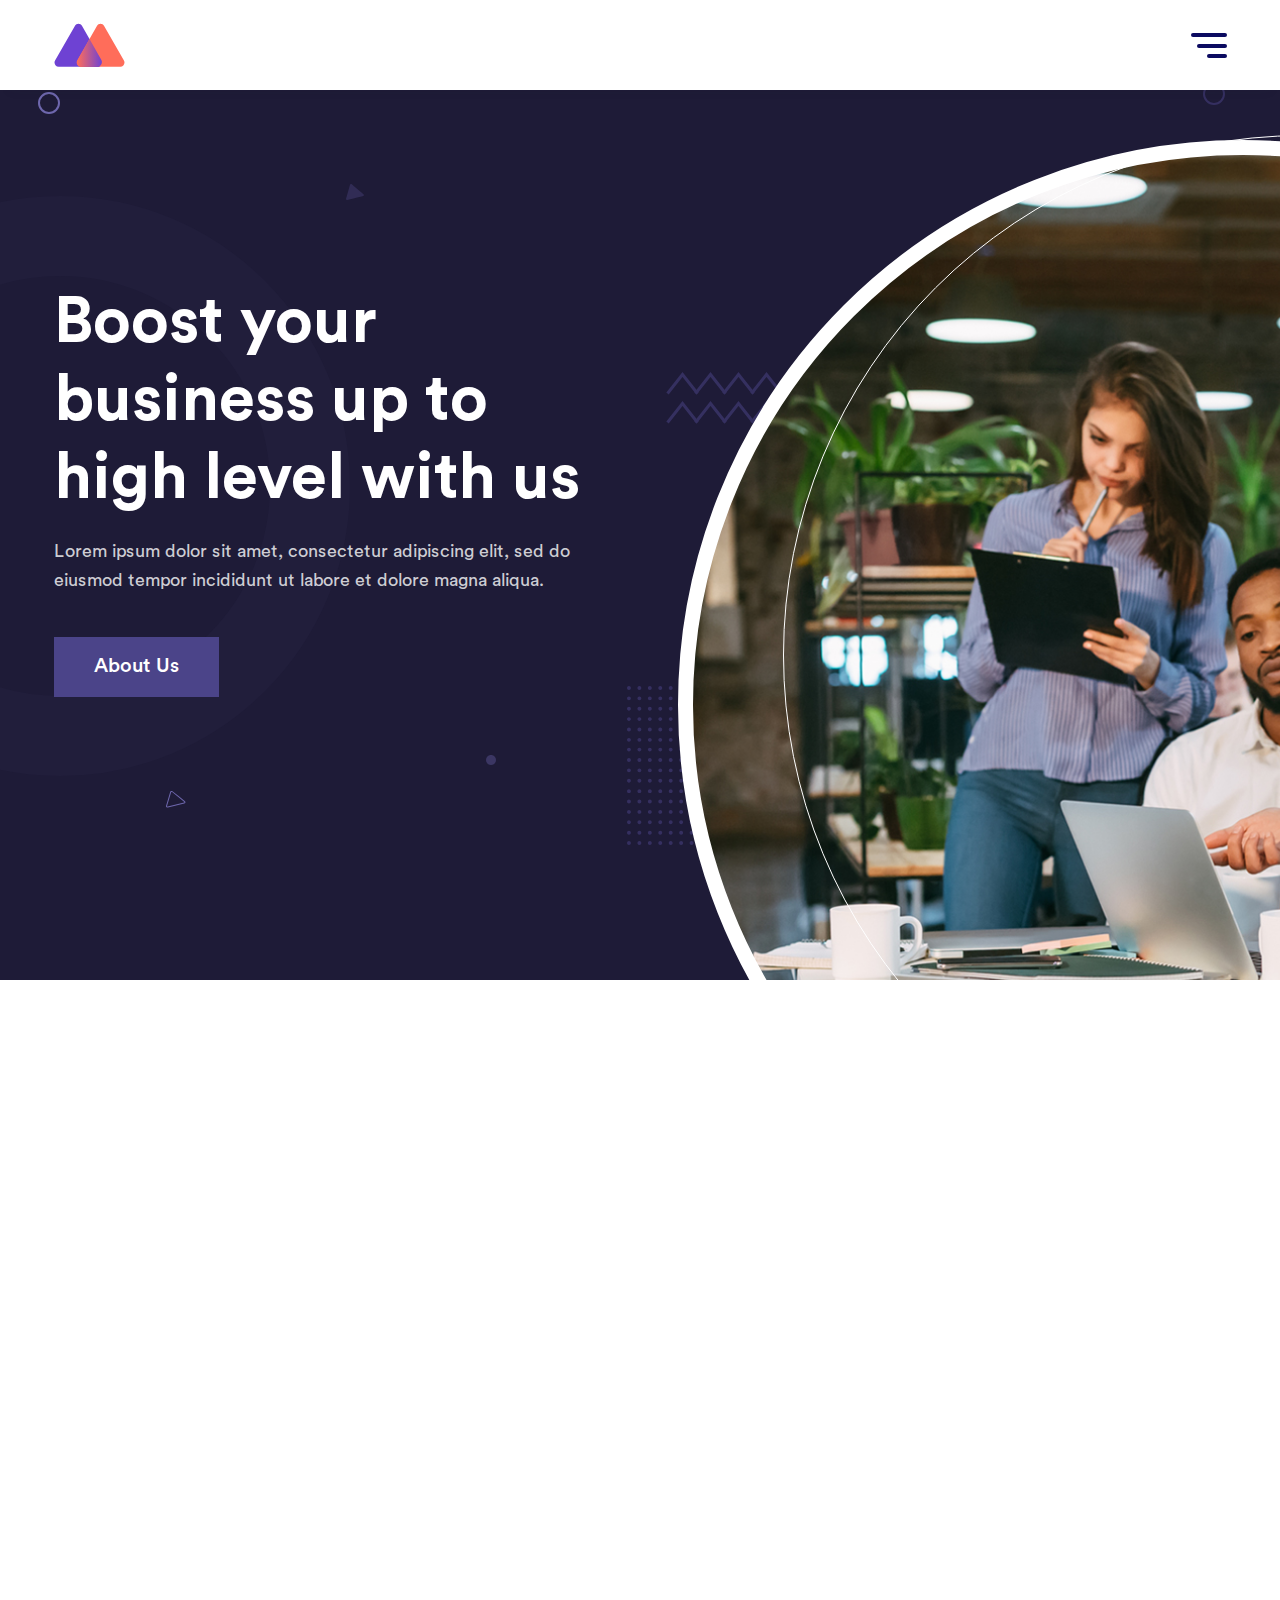
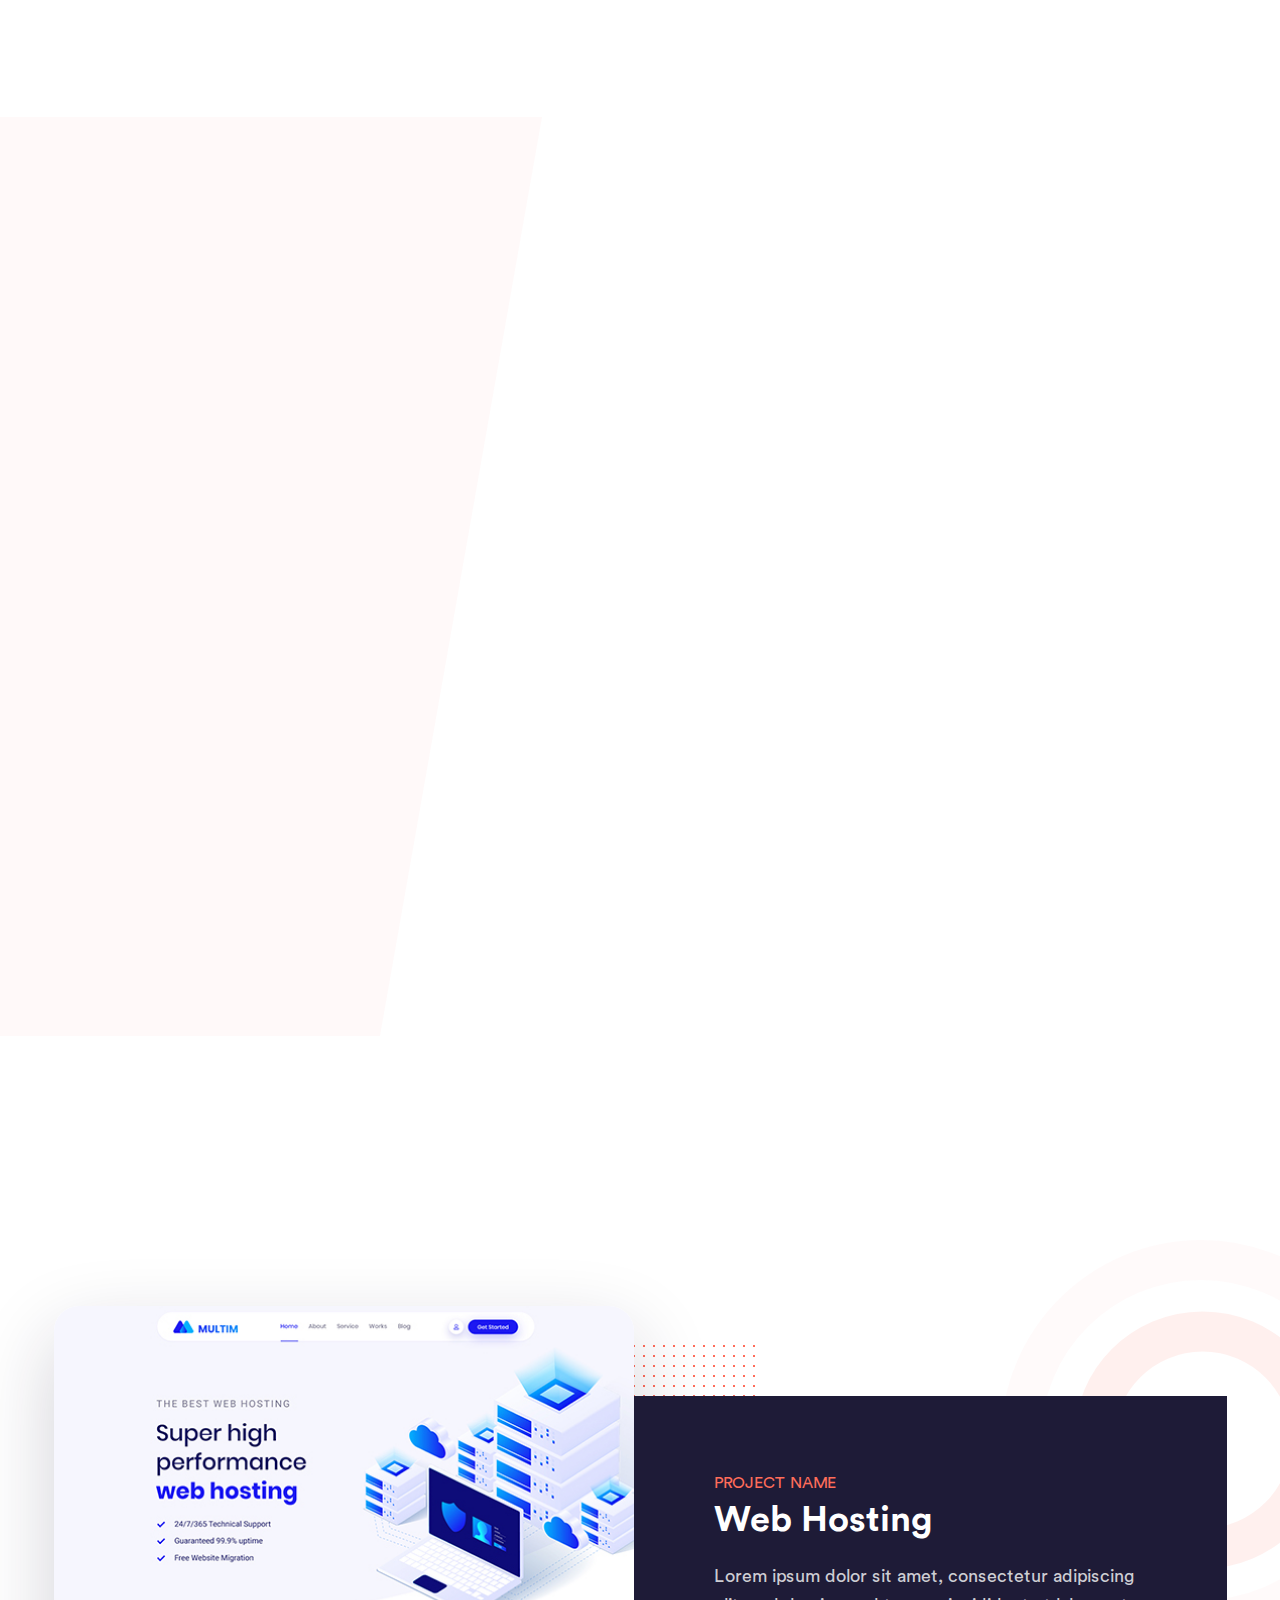
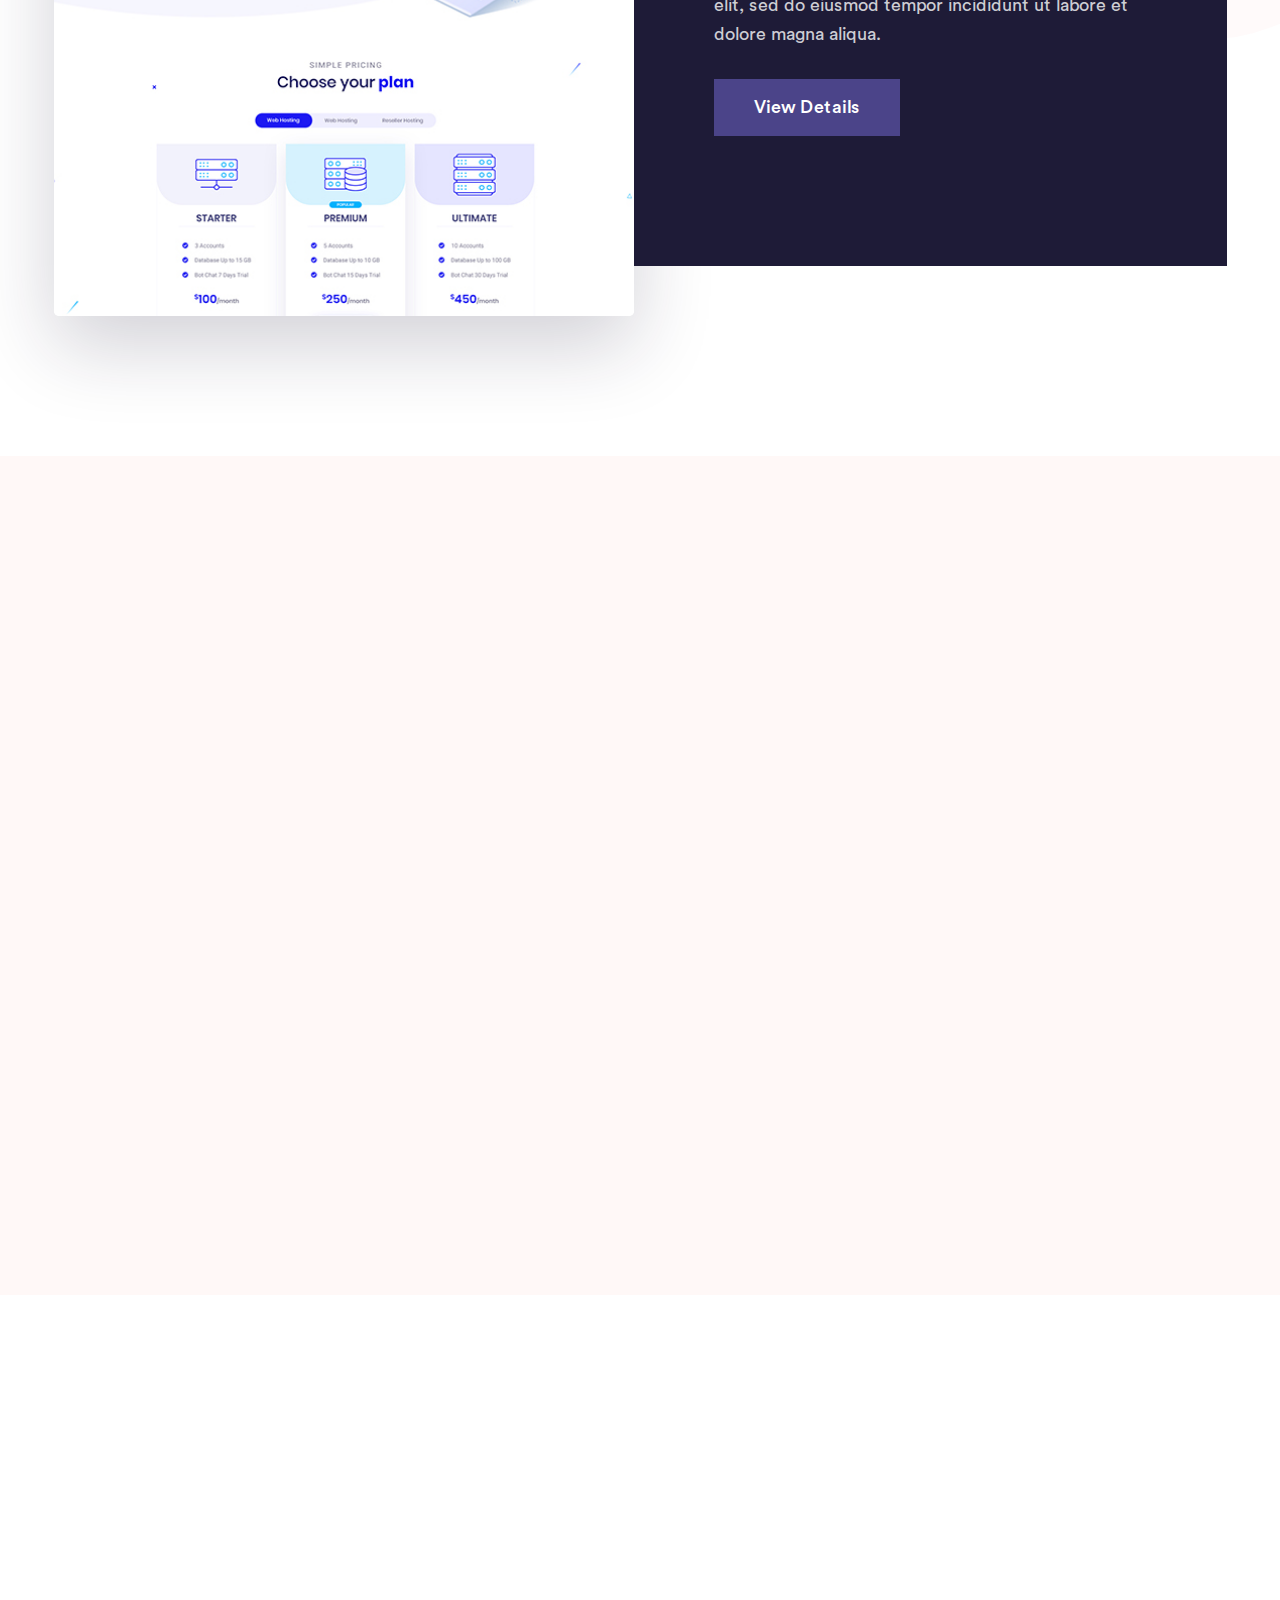
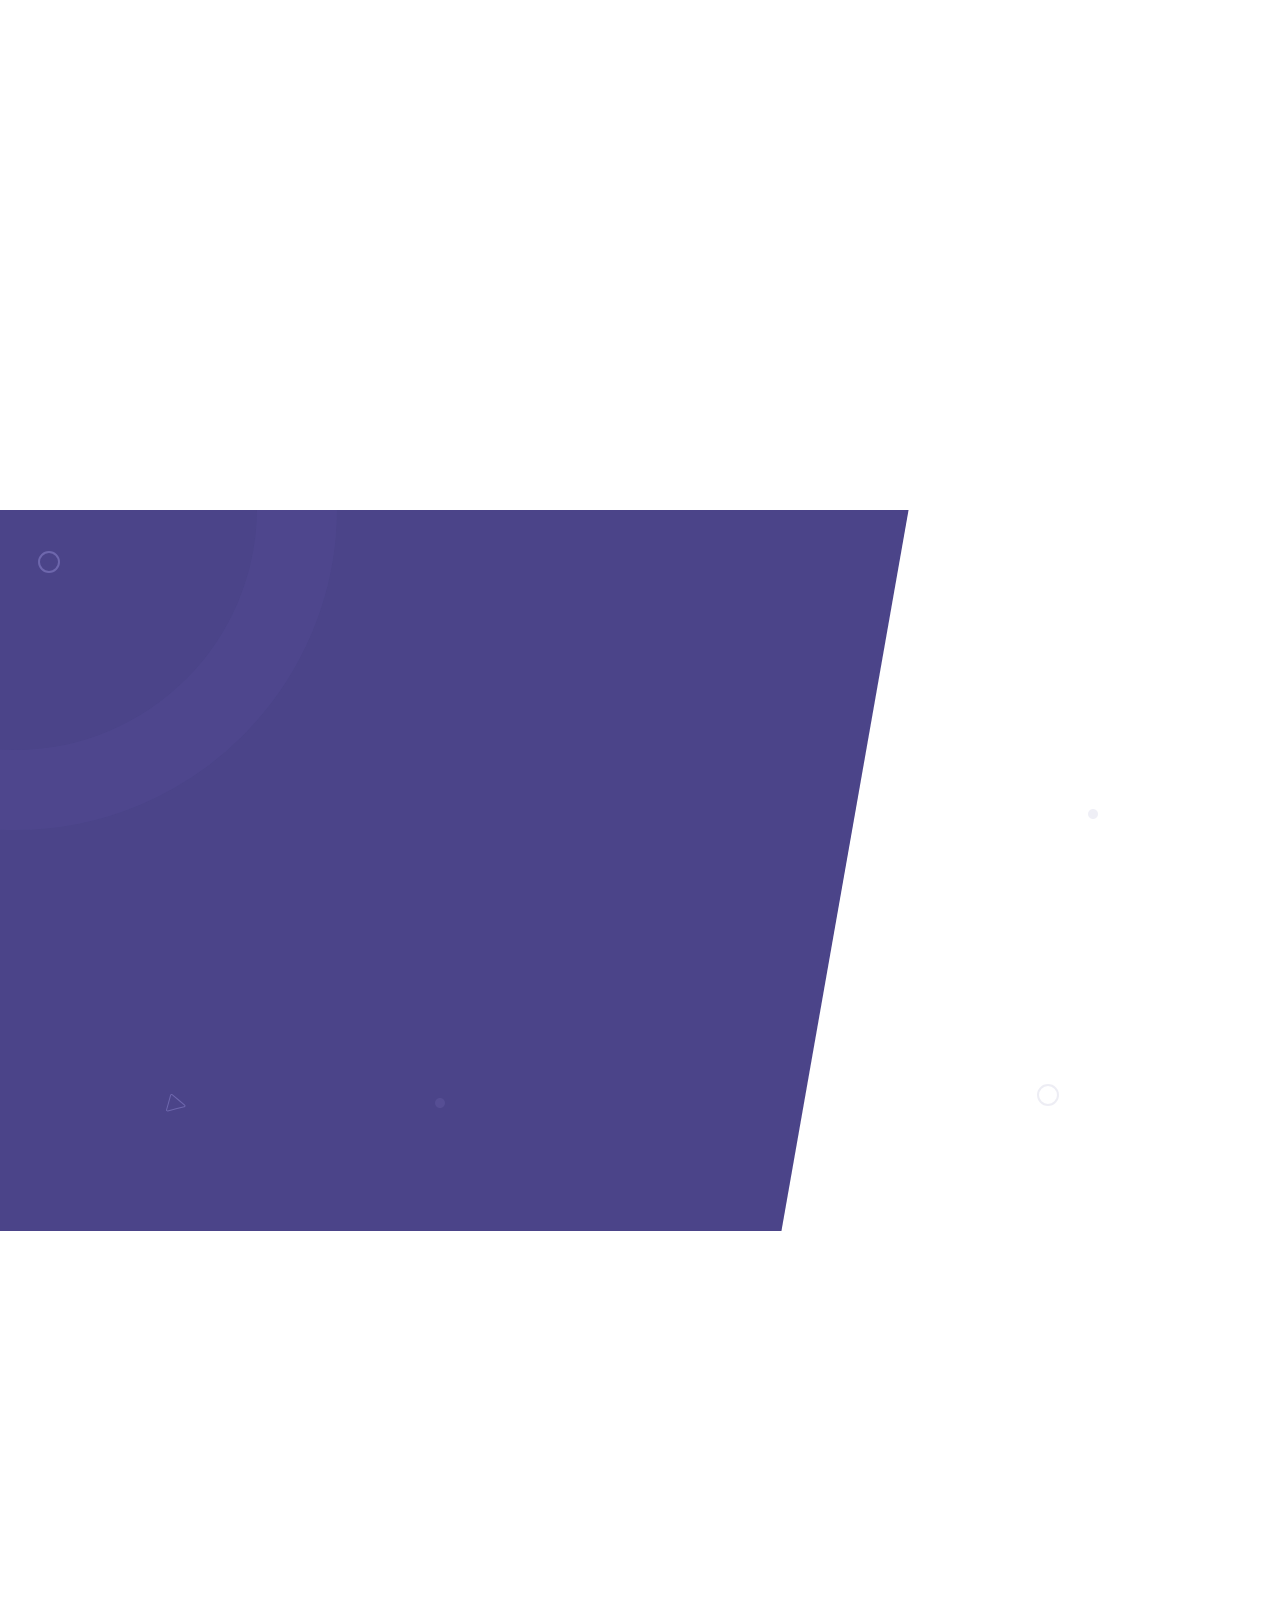
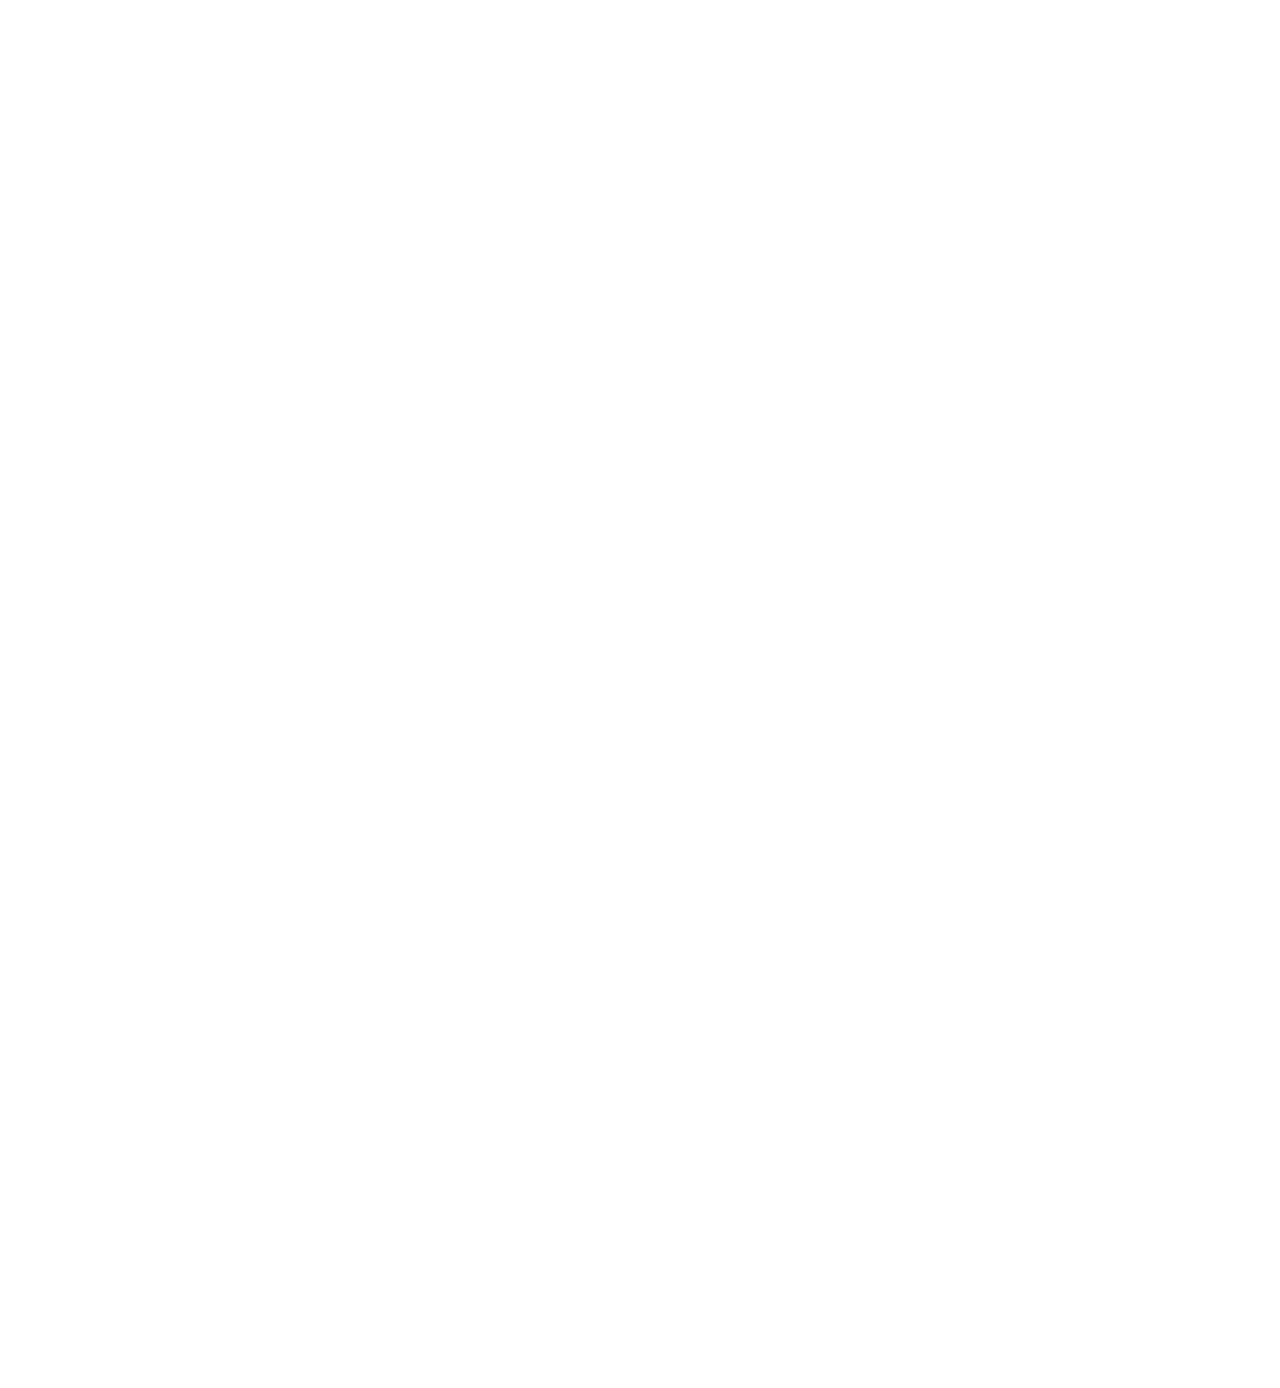
<file: index.html>
<!DOCTYPE html>
<html class="no-js" lang="en">

<head>
  <!-- Meta Tags -->
  <meta charset="utf-8">
  <meta http-equiv="x-ua-compatible" content="ie=edge">
  <meta name="viewport" content="width=device-width, initial-scale=1">
  <meta name="author" content="Laralink">
  <!-- Site Title -->
  <title>Creative Agency</title>
  <link rel="stylesheet" href="static/css/fontawesome.min.css">
  <link rel="stylesheet" href="static/css/bootstrap.min.css">
  <link rel="stylesheet" href="static/css/lightgallery.min.css">
  <link rel="stylesheet" href="static/css/slick.css">
  <link rel="stylesheet" href="static/css/animate.css">
  <link rel="stylesheet" href="static/css/style.css">
  <!-- Theme Style -->
  <link rel="stylesheet" href="static/css/theme_11.css">
</head>

<body>
  <!-- Start Preloader -->
  <div class="cs-preloader cs-accent_color cs-white_bg">
    <div class="cs-preloader_bg cs-center cs-accent_7_bg_2">
      <div class="cs-preloader_in cs-accent_15_border">
        <img src="static/picture/logo.svg" alt="Logo">
      </div>
    </div>
  </div>
  <!-- End Preloader -->
  <!-- Start Header Section -->
  <header class="cs-site_header cs-style3 cs-type1 cs-primary_font">
    <div class="cs-main_header">
      <div class="container">
        <div class="cs-main_header_in">
          <div class="cs-main_header_left">
            <a class="cs-site_branding" href=""><img src="static/picture/logo.svg" alt="Logo"></a>
          </div>
          <div class="cs-main_header_right">
            <div class="cs-hamburger_wrap cs-white">
              <div class="cs-hamburger">
                <span></span>
                <span></span>
                <span></span>
              </div>
            </div>
            <div class="cs-nav_wrap">
              <button class="cs-nav_cross cs-accent_bg cs-accent_bg_2_hover"><i class="fas fa-times"></i></button>
              <div class="cs-nav_out cs-accent_bg cs-white">
                <div class="cs-nav_in">
                  <a class="cs-site_branding" href=""><img src="static/picture/logo2.svg" alt="Logo"></a>
                  <div class="cs-nav">
                    <ul class="cs-nav_list">
                      <li class="current-menu-item"><a href="">Home</a></li>
                      <li><a href="about.html">About</a></li>
                      <li><a href="service.html">Services</a></li>
                      <li><a href="blog.html">Blog</a></li>
                      <li class="menu-item-has-children">
                        <a href="#">Pages</a>
                        <ul>
                          <li><a href="career.html">Career</a></li>
                          <li><a href="team-details.html">Team Details</a></li>
                          <li><a href="blog-details.html">Blog Details 1</a></li>
                          <li><a href="blog-details-2.html">Blog Details 2</a></li>
                          <li><a href="coming-soon.html">Comingsoon</a></li>
                          <li><a href="404.html">Error Page</a></li>
                        </ul>
                      </li>
                      <li><a href="contact.html">Contact</a></li>
                    </ul>
                  </div>
                  <div class="cs-toolbox">
                    <div class="cs-social_btns cs-style1">
                      <a href="#" class="cs-accent_bg cs-white_hover cs-accent_bg_2_hover"><i class="fab fa-facebook-f"></i></a>
                      <a href="#" class="cs-accent_bg cs-white_hover cs-accent_bg_2_hover"><i class="fab fa-twitter"></i></a>
                      <a href="#" class="cs-accent_bg cs-white_hover cs-accent_bg_2_hover"><i class="fab fa-instagram"></i></a>
                      <a href="#" class="cs-accent_bg cs-white_hover cs-accent_bg_2_hover"><i class="fab fa-pinterest-p"></i></a>
                    </div>
                    <div class="cs-height_20 cs-height_lg_20"></div>
                    <ul class="cs-mp0 cs-secondary_font">
                      <li>youremail@gmail.com</li>
                      <li>+012 3456 7890</li>
                    </ul>
                  </div>
                </div>
              </div>
            </div>
          </div>
        </div>
      </div>
    </div>
  </header>
  <!-- End Header Section -->

  <!-- Start Hero Seciton -->
  <div class="cs-hero cs-style11 cs-center cs-shape_animaiton">
    <div class="container">
      <div class="cs-hero_text wow fadeIn" data-wow-duration="1s" data-wow-delay="0.3s">
        <h1 class="cs-hero_title cs-bold cs-white">Boost your <br>business up to  <br>high level with us</h1>
        <div class="cs-hero_subtitle cs-white_80">Lorem ipsum dolor sit amet, consectetur adipiscing elit, sed do <br>eiusmod tempor incididunt ut labore et dolore magna aliqua.</div>
        <div class="cs-hero_btns">
          <a href="about.html" class="cs-btn cs-style2 cs-btn_lg cs-accent_bg_2 cs-medium rounded-0 cs-primary_font">About Us</a>
        </div>
      </div>
    </div>
    <div class="cs-hero_img cs-bg wow fadeInRight" data-wow-duration="1s" data-wow-delay="0.4s" data-src="static/img/creative-agency/hero-img.jpg">
      <div class="cs-hero_img_circle"></div>
    </div>
    <div class="cs-hero_shape cs-posiiton1"><img src="static/picture/shape1.svg" alt="Shape"></div>
    <div class="cs-hero_shape cs-posiiton2"><img src="static/picture/shape2.svg" alt="Shape"></div>
    <div class="cs-hero_shape cs-posiiton3"><img src="static/picture/shape3.svg" alt="Shape"></div>
    <div class="cs-hero_shape cs-posiiton4"><img src="static/picture/shape4.svg" alt="Shape"></div>
    <div class="cs-hero_shape cs-posiiton5"><img src="static/picture/shape5.svg" alt="Shape"></div>
    <div class="cs-hero_shape cs-posiiton6"><img src="static/picture/shape6.svg" alt="Shape"></div>
    <div class="cs-hero_shape cs-posiiton7"><img src="static/picture/shape7.svg" alt="Shape"></div>
    <div class="cs-hero_shape cs-posiiton8"><img src="static/picture/shape8.svg" alt="Shape"></div>
    <div class="cs-hero_shape cs-posiiton9"><img src="static/picture/shape9.svg" alt="Shape"></div>
  </div>
  <!-- End Hero Seciton -->
  <!-- Start Iconbox Section -->
  <div class="cs-height_135 cs-height_lg_75"></div>
  <div class="container">
    <div class="cs-section_heading cs-style3 text-center wow fadeInUp" data-wow-duration="1s" data-wow-delay="0.2s">
      <h2 class="cs-section_title cs-bold">Our Services</h2>
      <span class="cs-section_separetor cs-accent_bg"></span>
    </div>
    <div class="cs-height_80 cs-height_lg_60"></div>
  </div>
  <div class="container">
    <div class="row">
      <div class="col-lg-3 col-sm-6">
        <div class="cs-icon_box cs-style7 text-center wow fadeIn" data-wow-duration="1s" data-wow-delay="0.3s">
          <div class="cs-icon_box_icon cs-center cs-accent_bg_2">
            <svg width="61" height="61" viewbox="0 0 61 61" fill="none" xmlns="http://www.w3.org/2000/svg">
              <path d="M5.26006 0.900028C3.13006 1.47003 1.51006 3.11004 0.950059 5.26004C0.680059 6.27004 0.680059 42.73 0.950059 43.73C1.51006 45.9 3.14006 47.52 5.31006 48.09C5.87006 48.24 7.44006 48.27 15.4401 48.27H24.9001V50.96V53.65H24.1701C20.8401 53.65 18.3601 55.72 17.9501 58.8C17.8301 59.67 17.8401 59.76 18.0701 60.06C18.2001 60.24 18.4301 60.45 18.5901 60.52C18.8101 60.64 21.5801 60.67 30.8401 60.67H42.8201L43.1801 60.34C43.6401 59.93 43.7401 59.25 43.4701 58.23C42.7601 55.44 40.4301 53.64 37.5201 53.64H36.6001V50.95V48.26H46.0601C54.0601 48.26 55.6301 48.24 56.1901 48.08C58.3601 47.52 59.9801 45.89 60.5501 43.72C60.8201 42.71 60.8201 6.25003 60.5501 5.25003C59.9901 3.08003 58.3601 1.46002 56.1901 0.890018C55.2101 0.640018 6.21006 0.660028 5.26006 0.900028ZM56.2901 3.37005C56.9901 3.70005 57.7501 4.46004 58.0801 5.16004L58.3301 5.70003L58.3701 21.12L58.3901 36.55H55.7001H53.0001L52.9801 22.84L52.9401 9.13001L52.5501 8.79002L52.1601 8.44002L47.0701 8.48001L41.9701 8.52005L41.6301 8.91004L41.2901 9.28001V22.92V36.56H38.3601H35.4301V36.12C35.4201 33.47 35.0101 27.69 34.6301 25.11L34.4301 23.72L35.1101 22.97C35.8101 22.21 36.1301 21.71 36.4401 20.83C36.8701 19.61 36.8401 17.93 36.3301 16.74C36.1901 16.41 35.1101 14.47 33.9501 12.44C32.0901 9.20002 31.7701 8.73002 31.4101 8.54002C30.9201 8.29002 30.5001 8.36002 30.1301 8.74002C29.6401 9.26002 25.5801 16.47 25.3401 17.25C24.7401 19.25 25.2901 21.47 26.7701 23.05L27.1101 23.41L26.8801 25.1C26.4701 28.02 26.0501 33.55 26.0501 36.12V36.56H23.1201H20.1901V27.66V18.76L17.7101 13.8C15.1501 8.67003 15.0201 8.46004 14.3401 8.46004C13.6601 8.46004 13.5301 8.67003 10.9701 13.8L8.50006 18.76V27.66V36.56H5.81006H3.12006V21.36C3.12006 4.83004 3.10006 5.57001 3.76006 4.58001C4.18006 3.98001 4.79006 3.53001 5.52006 3.28001C6.07006 3.09001 7.63006 3.08003 30.9301 3.10003L55.7501 3.12005L56.2901 3.37005ZM50.6501 11.95V13.11L49.8201 13.16C49.0601 13.2 48.9501 13.23 48.6501 13.58C48.4401 13.81 48.3101 14.08 48.3101 14.31C48.3101 14.54 48.4401 14.8 48.6501 15.04C48.9501 15.39 49.0601 15.43 49.8201 15.46L50.6501 15.51V17.24V18.97L49.8201 19.02C49.0601 19.06 48.9501 19.09 48.6501 19.44C48.4401 19.67 48.3101 19.94 48.3101 20.17C48.3101 20.4 48.4401 20.66 48.6501 20.9C48.9501 21.25 49.0601 21.29 49.8201 21.32L50.6501 21.37V23.1V24.83L49.8201 24.88C49.0601 24.92 48.9501 24.95 48.6501 25.3C48.4401 25.53 48.3101 25.8 48.3101 26.03C48.3101 26.26 48.4401 26.52 48.6501 26.76C48.9501 27.11 49.0601 27.15 49.8201 27.18L50.6501 27.23V29.55V31.87L49.8201 31.92C49.0601 31.96 48.9501 31.99 48.6501 32.34C48.4401 32.57 48.3101 32.84 48.3101 33.07C48.3101 33.3 48.4401 33.56 48.6501 33.8C48.9501 34.15 49.0601 34.19 49.8201 34.22L50.6501 34.27V35.4V36.56H47.1401H43.6301V23.68V10.8H47.1401H50.6501V11.95ZM32.6701 14.88C33.7601 16.75 34.2901 17.81 34.3801 18.22C34.6801 19.7 33.8601 21.35 32.4701 22.05C31.7801 22.41 30.6101 22.48 29.8001 22.21C28.9701 21.93 27.9601 20.93 27.6701 20.1C27.4001 19.3 27.4101 18.25 27.7201 17.58C28.1901 16.54 30.9001 11.95 31.0001 12.04C31.0501 12.11 31.8001 13.37 32.6701 14.88ZM15.8001 15.07L17.1701 17.82H14.3601H11.5501L12.9201 15.07C13.6801 13.56 14.3301 12.32 14.3601 12.32C14.3901 12.32 15.0401 13.56 15.8001 15.07ZM13.1901 28.36V36.56H12.0201H10.8501V28.36V20.16H12.0201H13.1901V28.36ZM17.8701 28.36V36.56H16.7001H15.5301V28.36V20.16H16.7001H17.8701V28.36ZM32.3501 25.75C32.4901 26.79 32.8101 29.97 32.8901 31.19L32.9401 31.87H30.7501H28.5701L28.6101 31.48C28.6201 31.28 28.6901 30.39 28.7601 29.52C28.8801 28.07 29.1601 25.66 29.3001 24.95L29.3601 24.66L30.7901 24.68L32.2201 24.7L32.3501 25.75ZM33.0901 35.38V36.55H30.7501H28.4101V35.38V34.21H30.7501H33.0901V35.38ZM58.3601 41.09C58.3201 43.05 58.3001 43.35 58.0801 43.83C57.7501 44.53 56.9901 45.29 56.2901 45.62L55.7501 45.87H30.7501H5.75006L5.21006 45.62C4.51006 45.29 3.75006 44.53 3.42006 43.83C3.20006 43.35 3.17006 43.05 3.14006 41.09L3.09006 38.9H30.7501H58.4101L58.3601 41.09ZM34.2601 50.96V53.65H30.7501H27.2401V50.96V48.27H30.7501H34.2601V50.96ZM38.7901 56.17C39.5601 56.4 40.2801 56.93 40.7001 57.6C40.9001 57.9 41.0501 58.2 41.0501 58.24C41.0501 58.28 36.4101 58.33 30.7501 58.33C25.0901 58.33 20.4501 58.28 20.4501 58.24C20.4501 58.02 21.1901 57.05 21.6001 56.74C22.5701 55.99 22.4401 56 30.7101 55.99C37.0101 55.99 38.2901 56.01 38.7901 56.17Z" fill="white"></path>
              <path d="M25.65 41.35C25.28 41.5 24.9 42.0401 24.9 42.4201C24.9 42.6301 25.03 42.9 25.24 43.13L25.58 43.5201L29.51 43.56L33.43 43.6L33.82 43.25C34.14 42.97 34.21 42.8301 34.21 42.4201C34.21 42.0101 34.14 41.87 33.82 41.59L33.45 41.25L29.67 41.26C27.59 41.25 25.77 41.3 25.65 41.35Z" fill="white"></path>
              <path d="M37.3501 41.3501C36.9801 41.5001 36.6001 42.0401 36.6001 42.4201C36.6001 42.8901 37.1401 43.45 37.6701 43.53C38.0301 43.59 38.1601 43.5401 38.4901 43.2501C38.8201 42.9601 38.8901 42.8201 38.8901 42.4101C38.8901 42.0001 38.8201 41.86 38.5001 41.58C38.1101 41.24 37.8001 41.1701 37.3501 41.3501Z" fill="white"></path>
            </svg>              
            <div class="cs-icon_box_shape1"></div>
            <div class="cs-icon_box_shape2"></div>
          </div>
          <div class="cs-icon_box_info cs-accent_5_bg_2">
            <h2 class="cs-icon_box_title cs-bold">Web Design</h2>
            <div class="cs-icon_box_subtitle">We bring to life exceptional web experiences through our.</div>
            <div class="cs-icon_box_meta cs-accent_color_2 cs-medium text-uppercase">120 Projects</div>
          </div>
        </div><!-- .col -->
        <div class="cs-height_30 cs-height_lg_30"></div>
      </div>
      <div class="col-lg-3 col-sm-6">
        <div class="cs-icon_box cs-style7 text-center wow fadeIn" data-wow-duration="1s" data-wow-delay="0.4s">
          <div class="cs-icon_box_icon cs-center cs-accent_bg_2">
            <svg width="66" height="56" viewbox="0 0 66 56" fill="none" xmlns="http://www.w3.org/2000/svg">
              <path d="M18.7043 22.4895H8.00513C7.47661 22.4895 7.03833 22.9242 7.03833 23.4484C7.03833 23.9726 7.47661 24.4073 8.00513 24.4073H18.7043C19.2329 24.4073 19.6711 23.9726 19.6711 23.4484C19.6711 22.9242 19.2329 22.4895 18.7043 22.4895Z" fill="white"></path>
              <path d="M18.7043 17.7206H8.00513C7.47661 17.7206 7.03833 18.1553 7.03833 18.6795C7.03833 19.2037 7.47661 19.6384 8.00513 19.6384H18.7043C19.2329 19.6384 19.6711 19.2037 19.6711 18.6795C19.6711 18.1553 19.2329 17.7206 18.7043 17.7206Z" fill="white"></path>
              <path d="M63.6668 37.2438C63.4992 37.2438 63.3446 37.1416 63.293 36.9754C63.1125 36.4384 62.8805 35.9014 62.6356 35.39C62.5582 35.2365 62.584 35.0575 62.7129 34.9297C63.6282 34.0219 63.6282 32.5644 62.7129 31.6566L60.5215 29.4831C59.6063 28.5754 58.1367 28.5754 57.2215 29.4831C57.1055 29.5982 56.9121 29.6365 56.7574 29.5598C56.2418 29.3041 55.7004 29.0868 55.159 28.9078C55.0043 28.8566 54.8883 28.7032 54.8883 28.537C54.8883 27.2585 53.8442 26.2228 52.5551 26.2228H49.4485C48.1594 26.2228 47.1153 27.2585 47.1153 28.537C47.1153 28.7032 47.0121 28.8566 46.8446 28.9078C46.3032 29.0868 45.7617 29.3169 45.2461 29.5598C45.0914 29.6365 44.911 29.611 44.7821 29.4831C43.8668 28.5754 42.3973 28.5754 41.4821 29.4831L39.2906 31.6566C38.3754 32.5644 38.3754 34.0219 39.2906 34.9297C39.4067 35.0448 39.4453 35.2365 39.368 35.39C39.1102 35.9014 38.891 36.4384 38.7106 36.9754C38.659 37.1288 38.5043 37.2438 38.3367 37.2438C37.0477 37.2438 36.0035 38.2795 36.0035 39.558V42.6393C36.0035 43.9178 37.0477 44.9534 38.3367 44.9534C38.5043 44.9534 38.659 45.0557 38.7106 45.2219C38.891 45.7589 39.1231 46.2959 39.368 46.8073C39.4453 46.9607 39.4196 47.1397 39.2906 47.2676C38.3754 48.1754 38.3754 49.6329 39.2906 50.5406L41.4821 52.7142C42.3973 53.6219 43.8668 53.6219 44.7821 52.7142C44.8981 52.5991 45.0914 52.5607 45.2461 52.6375C45.7617 52.8932 46.3032 53.1105 46.8446 53.2895C46.9992 53.3406 47.1153 53.4941 47.1153 53.6603C47.1153 54.9388 48.1594 55.9744 49.4485 55.9744H52.5551C53.8442 55.9744 54.8883 54.9388 54.8883 53.6603C54.8883 53.4941 54.9914 53.3406 55.159 53.2895C55.7004 53.1105 56.2418 52.8804 56.7574 52.6375C56.9121 52.5607 57.0926 52.5863 57.2215 52.7142C58.1367 53.6219 59.6063 53.6219 60.5215 52.7142L62.7129 50.5406C63.6282 49.6329 63.6282 48.1754 62.7129 47.2676C62.5969 47.1525 62.5582 46.9607 62.6356 46.8073C62.8934 46.2959 63.1125 45.7589 63.293 45.2219C63.3446 45.0685 63.4992 44.9534 63.6668 44.9534C64.9559 44.9534 66 43.9178 66 42.6393V39.558C66 38.2922 64.9559 37.2438 63.6668 37.2438ZM64.0664 42.6393C64.0664 42.8566 63.886 43.0356 63.6668 43.0356C62.6614 43.0356 61.7719 43.6621 61.4625 44.6082C61.3078 45.0685 61.1145 45.516 60.8953 45.9635C60.4571 46.8585 60.6246 47.9196 61.3336 48.6228C61.4883 48.7763 61.4883 49.032 61.3336 49.1854L59.1422 51.3589C58.9875 51.5123 58.7297 51.5123 58.575 51.3589C57.866 50.6557 56.7832 50.4767 55.8938 50.9242C55.4555 51.1416 54.9914 51.3333 54.5274 51.4868C53.5864 51.8064 52.9418 52.6886 52.9418 53.6731C52.9418 53.8904 52.7614 54.0694 52.5422 54.0694H49.4356C49.2164 54.0694 49.036 53.8904 49.036 53.6731C49.036 52.6758 48.4043 51.7936 47.4504 51.4868C46.9864 51.3333 46.5352 51.1416 46.0969 50.9242C45.7617 50.758 45.4137 50.6813 45.0657 50.6813C44.4598 50.6813 43.8668 50.9114 43.4156 51.3589C43.261 51.5123 43.0032 51.5123 42.8485 51.3589L40.6571 49.1854C40.5024 49.032 40.5024 48.7763 40.6571 48.6228C41.366 47.9196 41.5465 46.8457 41.0953 45.9635C40.8762 45.5288 40.6828 45.0685 40.5282 44.6082C40.2059 43.6749 39.3164 43.0356 38.3239 43.0356C38.1047 43.0356 37.9242 42.8566 37.9242 42.6393V39.558C37.9242 39.3406 38.1047 39.1617 38.3239 39.1617C39.3293 39.1617 40.2188 38.5352 40.5282 37.589C40.6828 37.1288 40.8762 36.6813 41.0953 36.2466C41.5336 35.3516 41.366 34.2904 40.6571 33.5872C40.5024 33.4338 40.5024 33.1781 40.6571 33.0247L42.8485 30.8511C43.0032 30.6977 43.261 30.6977 43.4156 30.8511C44.1246 31.5543 45.2074 31.7333 46.0969 31.2859C46.5352 31.0685 46.9992 30.8767 47.4633 30.7233C48.4043 30.4037 49.0489 29.5215 49.0489 28.537C49.0489 28.3196 49.2293 28.1406 49.4485 28.1406H52.5551C52.7742 28.1406 52.9547 28.3196 52.9547 28.537C52.9547 29.5343 53.5864 30.4164 54.5403 30.7233C55.0043 30.8767 55.4555 31.0685 55.8938 31.2859C56.7961 31.7206 57.866 31.5543 58.575 30.8511C58.7297 30.6977 58.9875 30.6977 59.1422 30.8511L61.3336 33.0247C61.4883 33.1781 61.4883 33.4338 61.3336 33.5872C60.6246 34.2904 60.4442 35.3644 60.8953 36.2466C61.1145 36.6813 61.3078 37.1416 61.4625 37.589C61.7848 38.5224 62.6742 39.1617 63.6668 39.1617C63.886 39.1617 64.0664 39.3406 64.0664 39.558V42.6393Z" fill="white"></path>
              <path d="M50.9953 34.5589C47.3601 34.5589 44.3953 37.4995 44.3953 41.105C44.3953 44.7105 47.3601 47.6511 50.9953 47.6511C54.6304 47.6511 57.5953 44.7105 57.5953 41.105C57.5953 37.4995 54.6304 34.5589 50.9953 34.5589ZM50.9953 45.7205C48.43 45.7205 46.3289 43.6493 46.3289 41.0922C46.3289 38.5352 48.4171 36.4639 50.9953 36.4639C53.5734 36.4639 55.6617 38.5352 55.6617 41.0922C55.6617 43.6493 53.5605 45.7205 50.9953 45.7205Z" fill="white"></path>
              <path d="M35.2945 49.0192L4.42148 49.032C3.04219 49.032 1.93359 47.9324 1.93359 46.5644V14.9589C1.93359 13.5909 3.05508 12.4913 4.42148 12.4913H34.173C35.9004 12.4913 37.4859 11.4813 38.1949 9.92146L41.2113 3.37534C41.6109 2.49315 42.5004 1.93059 43.4801 1.93059H57.1828C58.5621 1.93059 59.6707 3.03014 59.6707 4.39817V26.095C59.6707 26.6192 60.109 27.0539 60.6375 27.0539C61.166 27.0539 61.6043 26.6192 61.6043 26.095V4.39817C61.6043 1.96895 59.6191 0.0127869 57.1828 0.0127869H43.4801C41.7527 0.0127869 40.1801 1.02283 39.4582 2.58265L38.9426 3.69498L4.42148 3.68219C1.98516 3.68219 0 5.65114 0 8.08037V46.5644C0 48.9936 1.97227 50.9498 4.42148 50.9498L35.2945 50.937C35.823 50.937 36.2613 50.5023 36.2613 49.9781C36.2613 49.4539 35.8359 49.0192 35.2945 49.0192ZM4.42148 5.6L38.0531 5.61279L36.4289 9.12877C36.0293 10.011 35.1398 10.5735 34.1602 10.5735H4.42148C3.49336 10.5735 2.64258 10.8548 1.93359 11.3406V8.08037C1.93359 6.71233 3.04219 5.6 4.42148 5.6Z" fill="white"></path>
            </svg>              
            <div class="cs-icon_box_shape1"></div>
            <div class="cs-icon_box_shape2"></div>
          </div>
          <div class="cs-icon_box_info cs-accent_5_bg_2">
            <h2 class="cs-icon_box_title cs-bold">Development</h2>
            <div class="cs-icon_box_subtitle">We bring to life exceptional web experiences through our.</div>
            <div class="cs-icon_box_meta cs-accent_color_2 cs-medium text-uppercase">200 Projects</div>
          </div>
        </div><!-- .col -->
        <div class="cs-height_30 cs-height_lg_30"></div>
      </div>
      <div class="col-lg-3 col-sm-6">
        <div class="cs-icon_box cs-style7 text-center wow fadeIn" data-wow-duration="1s" data-wow-delay="0.5s">
          <div class="cs-icon_box_icon cs-center cs-accent_bg_2">
            <svg width="68" height="66" viewbox="0 0 68 66" fill="none" xmlns="http://www.w3.org/2000/svg">
              <path d="M25.54 0.600021C24.48 1.15002 24.17 1.80002 24.17 3.45002V4.70002L17.68 4.74001L11.19 4.78L10.94 5.09001C10.6 5.51001 10.63 5.97002 11.02 6.35002L11.33 6.68H33.8H56.27L56.58 7.01003L56.91 7.32004V12.28V17.24L57.21 17.52C57.59 17.87 58.09 17.89 58.49 17.56L58.8 17.31L58.84 12.61C58.87 10.03 58.84 7.62001 58.8 7.24001C58.7 6.38001 58.13 5.52003 57.4 5.11003L56.84 4.78L45.95 4.74001L35.07 4.71003L35.02 3.36003C34.98 2.14003 34.94 1.95003 34.61 1.46003C33.93 0.430031 33.73 0.390011 29.58 0.390011C26.52 0.390011 25.87 0.430021 25.54 0.600021ZM32.99 2.57004C33.03 2.69004 33.07 3.21002 33.07 3.75002V4.72004H29.6H26.13V3.63C26.13 3.03 26.17 2.49002 26.22 2.45002C26.26 2.40002 27.79 2.36003 29.61 2.36003C32.49 2.36003 32.93 2.39004 32.99 2.57004Z" fill="white"></path>
              <path d="M2.24996 4.91003C1.44996 5.20003 1.07996 5.51 0.699956 6.28L0.329956 6.99001V27.69C0.329956 42.83 0.369956 48.52 0.469956 48.85C0.719956 49.58 1.23996 50.16 1.94996 50.49C2.59996 50.79 2.69996 50.8 6.25996 50.8H9.88996V52.11C9.88996 53.46 10.02 53.93 10.53 54.52C11.11 55.17 11.18 55.19 16.7 55.25L21.89 55.32L19.56 59.84C18.29 62.33 17.24 64.51 17.23 64.7C17.22 65.47 18.36 65.9 18.89 65.32C19.03 65.15 20.26 62.82 21.63 60.15L24.1 55.27L29.59 55.31L35.08 55.34L37.66 60.36C39.07 63.12 40.32 65.44 40.42 65.51C40.52 65.58 40.79 65.63 41.02 65.63C41.54 65.63 42.03 65.08 41.92 64.58C41.88 64.4 40.82 62.25 39.56 59.8L37.28 55.35L42.4 55.28C48.2 55.2 48.21 55.2 48.88 54.19C49.19 53.72 49.23 53.52 49.27 52.24L49.32 50.83H52.37C55.25 50.83 55.43 50.82 55.76 50.55C56.23 50.18 56.23 49.5 55.76 49.14L55.41 48.86H29.13C2.98996 48.86 2.81996 48.86 2.55996 48.6C2.29996 48.34 2.29996 48.17 2.29996 27.78C2.29996 7.39 2.29996 7.22003 2.55996 6.96003C2.80996 6.71003 2.98996 6.70002 5.43996 6.70002C8.05996 6.70002 8.06996 6.70004 8.38996 6.37004C8.77996 5.99004 8.80995 5.53003 8.46995 5.11003C8.21995 4.80003 8.17996 4.80004 5.47996 4.77004C3.38996 4.73004 2.63996 4.77003 2.24996 4.91003ZM47.34 51.9C47.34 52.57 47.27 53.05 47.18 53.14C47.06 53.26 42.99 53.3 29.65 53.3C20.09 53.3 12.18 53.26 12.06 53.22C11.89 53.15 11.85 52.92 11.85 51.98V50.81H29.6H47.34V51.9Z" fill="white"></path>
              <path d="M41.92 10.61C40.58 11.15 39.81 12.38 39.9 13.81C39.93 14.26 40.06 14.81 40.17 15.05C40.28 15.29 40.39 15.55 40.39 15.6C40.39 15.67 39.21 17.35 37.78 19.36L35.16 23.01L34.2 23C33.36 23 33.15 23.04 32.51 23.41L31.79 23.82L30.05 22.82L28.31 21.81L28.28 21.02C28.2 19.21 26.87 17.9 25.06 17.89C24.35 17.88 24.09 17.94 23.51 18.27C22.42 18.86 21.78 19.96 21.78 21.22V21.85L20.05 22.82L18.31 23.8L17.66 23.43C16.76 22.95 16.08 22.85 15.17 23.12C13.42 23.63 12.42 25.4 12.93 27.13C13.19 28.03 13.75 28.71 14.61 29.13C16.76 30.2 19.28 28.62 19.3 26.2V25.48L21.03 24.51L22.76 23.54L23.43 23.92C23.99 24.25 24.23 24.3 25.07 24.3C25.91 24.3 26.14 24.25 26.71 23.92L27.36 23.55L29.09 24.51L30.82 25.48L30.83 26.2C30.84 27.51 31.54 28.6 32.73 29.16C35.51 30.47 38.35 27.48 36.96 24.72L36.71 24.24L39.37 20.51L42.03 16.79L42.78 16.87C43.71 16.96 44.53 16.69 45.28 16.01C46.6 14.83 46.68 12.71 45.46 11.44C44.54 10.44 43.11 10.12 41.92 10.61ZM43.69 12.52C44.74 13.06 44.51 14.65 43.35 14.88C42.87 14.97 42.18 14.68 41.98 14.29C41.78 13.9 41.82 13.2 42.08 12.89C42.55 12.3 43.05 12.18 43.69 12.52ZM25.95 20.18C26.76 20.95 26.21 22.39 25.1 22.39C24.05 22.39 23.42 21.17 24.05 20.37C24.57 19.72 25.37 19.64 25.95 20.18ZM17 25.42C17.96 26.44 16.76 27.95 15.47 27.36C14.78 27.05 14.57 25.85 15.1 25.37C15.72 24.8 16.44 24.83 17 25.42ZM34.86 25.21C35 25.31 35.2 25.6 35.29 25.85C35.7 27.11 34.12 28.06 33.18 27.12C32.06 25.99 33.52 24.34 34.86 25.21Z" fill="white"></path>
              <path d="M49.31 18.6601C47.97 18.9601 47.24 19.22 45.98 19.88C42.33 21.77 39.88 25.14 39.22 29.23C38.97 30.8 39.12 33.32 39.53 34.74C41.19 40.33 46.09 44.0101 51.84 44.0101C52.64 44.0101 53.61 43.9401 54 43.8701C54.38 43.8001 54.72 43.74 54.73 43.74C54.76 43.74 56.07 45.9901 57.66 48.7601C59.3 51.6001 60.75 53.9801 61.03 54.2601C61.76 54.9901 62.55 55.3101 63.65 55.3101C64.34 55.3101 64.72 55.24 65.17 55.04C66.82 54.23 67.68 52.37 67.19 50.68C67.07 50.27 65.75 47.84 64.11 45L61.24 40.0201L61.62 39.5601C62.21 38.8701 63.1 37.46 63.44 36.74C64.17 35.09 64.46 34.0201 64.62 32.2101C65.13 26.2101 61.31 20.7001 55.39 18.9201C54.38 18.6201 53.92 18.57 52.18 18.53C50.75 18.48 49.91 18.5301 49.31 18.6601ZM55.2 20.94C58.05 21.86 60.28 23.79 61.62 26.53C62.39 28.1 62.68 29.36 62.68 31.18C62.68 36.04 59.75 40.07 55.1 41.59C54.04 41.94 53.8 41.9701 51.93 41.9701C49.55 41.9701 48.81 41.8101 47.02 40.9201C44.39 39.6101 42.49 37.38 41.51 34.5C41.01 32.99 40.92 30.41 41.31 28.78C42.79 22.54 49.11 18.98 55.2 20.94ZM62.6 46.28C65.59 51.45 65.69 51.6901 65.13 52.5101C64.46 53.5101 63.3 53.6601 62.47 52.8601C62.12 52.5101 56.77 43.4301 56.77 43.1701C56.77 43.1201 57.16 42.88 57.66 42.63C58.14 42.38 58.8 41.99 59.13 41.78C59.44 41.56 59.76 41.43 59.8 41.48C59.85 41.54 61.11 43.7 62.6 46.28Z" fill="white"></path>
              <path d="M50.29 22.0501C46.14 22.8701 43.18 25.9901 42.63 30.1401C42.18 33.4801 43.83 37.0501 46.69 38.9501C51.6 42.2101 58.27 40.1401 60.5 34.6801C61.04 33.3401 61.29 31.6001 61.12 30.2501C60.95 28.8801 60.5 27.4601 60.1 27.0301C59.71 26.6101 59.14 26.6001 58.76 27.0001C58.42 27.3701 58.39 27.8401 58.68 28.5101C59.1 29.5101 59.27 30.8401 59.13 32.0501C58.7 35.4901 56.25 37.9901 52.79 38.5101C51.1 38.7601 49.27 38.3301 47.74 37.3101C43.94 34.7701 43.43 29.3101 46.68 26.0701C49.14 23.6201 52.76 23.1901 55.75 25.0101C56.23 25.3001 56.77 25.5301 56.95 25.5301C57.43 25.5301 57.81 25.1001 57.81 24.5601C57.81 24.0101 57.3 23.5501 56 22.9101C54.24 22.0401 52.03 21.7101 50.29 22.0501Z" fill="white"></path>
              <path d="M22.7099 29.6101C22.5299 29.6801 22.2999 29.8901 22.2099 30.0701C22.0099 30.5301 21.9999 44.1201 22.2099 44.5701C22.4499 45.0901 22.8499 45.1901 25.0799 45.1901C27.4599 45.1901 27.7599 45.1101 27.9699 44.4201C28.0499 44.1101 28.0899 41.5801 28.0599 37.0501L28.0199 30.1501L27.7199 29.8501C27.4499 29.5601 27.3299 29.5501 25.2299 29.5201C24.0399 29.4901 22.8999 29.5301 22.7099 29.6101ZM26.0999 37.3501L26.1299 43.2201H25.0799H24.0299V37.3301V31.4201L25.0499 31.4601L26.0599 31.5001L26.0999 37.3501Z" fill="white"></path>
              <path d="M13.35 34.85C13.11 35.11 13.1 35.39 13.1 39.84V44.55L13.47 44.86C13.82 45.16 13.9 45.17 15.98 45.17C18.27 45.17 18.68 45.09 18.91 44.55C19 44.34 19.05 42.76 19.05 39.74C19.05 35.39 19.04 35.24 18.78 34.9L18.52 34.56H16.06C13.73 34.57 13.59 34.58 13.35 34.85ZM17.1 39.87V43.21H16.05H15V39.87V36.53H16.05H17.1V39.87Z" fill="white"></path>
              <path d="M31.38 34.9101C31.12 35.2501 31.11 35.4101 31.11 39.8201C31.11 42.3201 31.15 44.4701 31.19 44.5901C31.37 45.0701 31.94 45.1801 34.18 45.1801C36.28 45.1801 36.35 45.1701 36.71 44.8701L37.08 44.5601L37.12 40.3801C37.17 35.8501 37.12 35.2101 36.74 34.8301C36.52 34.6101 36.28 34.5801 34.08 34.5801H31.66L31.38 34.9101ZM35.04 39.8701V43.2101H34.06H33.08V39.8701V36.5301H34.06H35.04V39.8701Z" fill="white"></path>
              <path d="M40.42 40.6701C40.17 40.9801 40.15 41.19 40.15 42.75C40.15 45.22 40.01 45.09 42.99 45.15C45.22 45.19 45.35 45.1801 45.69 44.9101C46.15 44.5401 46.17 43.9 45.74 43.5C45.47 43.24 45.29 43.2101 43.78 43.2101H42.12V42.1C42.12 41.08 42.09 40.9501 41.79 40.6601C41.35 40.2101 40.77 40.2301 40.42 40.6701Z" fill="white"></path>
            </svg>              
            <div class="cs-icon_box_shape1"></div>
            <div class="cs-icon_box_shape2"></div>
          </div>
          <div class="cs-icon_box_info cs-accent_5_bg_2">
            <h2 class="cs-icon_box_title cs-bold">Marketing</h2>
            <div class="cs-icon_box_subtitle">We bring to life exceptional web experiences through our.</div>
            <div class="cs-icon_box_meta cs-accent_color_2 cs-medium text-uppercase">150 Projects</div>
          </div>
        </div><!-- .col -->
        <div class="cs-height_30 cs-height_lg_30"></div>
      </div>
      <div class="col-lg-3 col-sm-6">
        <div class="cs-icon_box cs-style7 text-center wow fadeIn" data-wow-duration="1s" data-wow-delay="0.6s">
          <div class="cs-icon_box_icon cs-center cs-accent_bg_2">
            <svg width="68" height="58" viewbox="0 0 68 58" fill="none" xmlns="http://www.w3.org/2000/svg">
              <path d="M45.6 24H57C57.5 24 57.8 23.6 57.8 23.2V20C57.8 19.5 57.4 19.2 57 19.2H45.6C45.1 19.2 44.8 19.6 44.8 20V23.1C44.8 23.6 45.1 24 45.6 24ZM50.3 20.8H56.2001V22.3H50.3V20.8ZM46.4001 20.8H48.7001V22.3H46.4001V20.8Z" fill="white"></path>
              <path d="M45.6 30.8H61.1C61.6 30.8 61.9001 30.4 61.9001 30V26.9C61.9001 26.4 61.5 26.1 61.1 26.1H45.6C45.1 26.1 44.8 26.5 44.8 26.9V30C44.8 30.4 45.1 30.8 45.6 30.8ZM50.3 27.6H60.2001V29.1H50.3V27.6ZM46.4001 27.6H48.7001V29.1H46.4001V27.6Z" fill="white"></path>
              <path d="M45.6 37.6H57C57.5 37.6 57.8 37.2 57.8 36.8V33.7C57.8 33.2 57.4 32.9 57 32.9H45.6C45.1 32.9 44.8 33.3 44.8 33.7V36.8C44.8 37.2 45.1 37.6 45.6 37.6ZM50.3 34.4H56.2001V35.9H50.3V34.4ZM46.4001 34.4H48.7001V35.9H46.4001V34.4Z" fill="white"></path>
              <path d="M45.6 44.4H59.8C60.3 44.4 60.6 44 60.6 43.6V40.5C60.6 40 60.2 39.7 59.8 39.7H45.6C45.1 39.7 44.8 40.1 44.8 40.5V43.6C44.8 44 45.1 44.4 45.6 44.4ZM50.3 41.3H58.9001V42.8H50.3V41.3ZM46.4001 41.3H48.7001V42.8H46.4001V41.3Z" fill="white"></path>
              <path d="M11.3 48.9H36.8C37.2 48.9 37.6 48.6 37.6 48.2V48.1L35.6 24.4C35.6 24 35.2 23.7 34.8 23.7H28.9V21.7C28.9 18.5 26.3 15.9 23.2 15.9C20 15.9 17.4 18.5 17.4 21.7V23.7H13.3C12.9 23.7 12.5 24 12.5 24.4L10.5 48.2C10.5 48.4 10.6 48.6 10.7 48.8C10.9 48.8 11.1 48.9 11.3 48.9ZM34.1 25.6L35.8 46.3L34.1 44.9V25.6ZM34.5 47.2H32L33.3 46.3L34.5 47.2ZM32.5 45L30.6 46.4L32.5 27.5V45ZM19 21.6C19 19.3 20.9 17.5 23.2 17.5C25.5 17.5 27.3 19.3 27.3 21.6V23.6H19V21.6ZM14.1 25.2H17.4V27.8C17.4 28.3 17.8 28.6 18.2 28.6C18.7 28.6 19 28.2 19 27.8V25.2H27.3V27.8C27.3 28.3 27.7 28.6 28.1 28.6C28.6 28.6 28.9 28.2 28.9 27.8V25.2H31L29.3 42H12.7L14.1 25.2ZM12.5 43.6H29.2L28.8 47.3H12.2L12.5 43.6Z" fill="white"></path>
              <path d="M61.2 0.700012H6.8C3.3 0.700012 0.5 3.50001 0.5 7.00001V51.1C0.5 54.6 3.3 57.4 6.8 57.4H61.3C64.8 57.4 67.6 54.6 67.6 51.1V6.90001C67.5 3.50001 64.7 0.700012 61.2 0.700012ZM2.1 7.00001C2.1 4.40001 4.2 2.40001 6.7 2.30001H22V6.80001C22 8.40001 20.7 9.70001 19.2 9.70001H2.2V7.00001H2.1ZM65.9 51C65.9 53.6 63.8 55.6 61.3 55.7H6.8C4.2 55.7 2.2 53.6 2.2 51V11.3H65.9V51ZM65.9 9.70001H22.6C23.3 8.90001 23.6 7.90001 23.6 6.80001V2.30001H61.2C63.8 2.30001 65.8 4.40001 65.8 7.00001V9.70001H65.9Z" fill="white"></path>
              <path d="M7.6 4.90002C7 4.90002 6.5 5.40002 6.5 6.00002C6.5 6.60002 7 7.10003 7.6 7.10003C8.2 7.10003 8.7 6.60002 8.7 6.00002C8.7 5.40002 8.2 4.90002 7.6 4.90002Z" fill="white"></path>
              <path d="M12.1 4.90002C11.5 4.90002 11 5.40002 11 6.00002C11 6.60002 11.5 7.10003 12.1 7.10003C12.7 7.10003 13.2 6.60002 13.2 6.00002C13.2 5.40002 12.7 4.90002 12.1 4.90002Z" fill="white"></path>
              <path d="M16.5 4.90002C15.9 4.90002 15.4 5.40002 15.4 6.00002C15.4 6.60002 15.9 7.10003 16.5 7.10003C17.1 7.10003 17.6 6.60002 17.6 6.00002C17.7 5.40002 17.2 4.90002 16.5 4.90002Z" fill="white"></path>
              <path d="M5.10005 15.8C5.60005 15.8 5.90005 15.4 5.90005 15V14.4C5.90005 13.9 5.50005 13.6 5.10005 13.6C4.70005 13.6 4.30005 14 4.30005 14.4V15C4.30005 15.4 4.70005 15.8 5.10005 15.8Z" fill="white"></path>
              <path d="M5.10005 31.7C5.60005 31.7 5.90005 31.3 5.90005 30.9V17.8C5.90005 17.3 5.50005 17 5.10005 17C4.70005 17 4.30005 17.4 4.30005 17.8V30.9C4.30005 31.3 4.70005 31.7 5.10005 31.7Z" fill="white"></path>
            </svg> 
            <div class="cs-icon_box_shape1"></div>
            <div class="cs-icon_box_shape2"></div>
          </div>
          <div class="cs-icon_box_info cs-accent_5_bg_2">
            <h2 class="cs-icon_box_title cs-bold">Branding</h2>
            <div class="cs-icon_box_subtitle">We bring to life exceptional web experiences through our.</div>
            <div class="cs-icon_box_meta cs-accent_color_2 cs-medium text-uppercase">190 Projects</div>
          </div>
        </div><!-- .col -->
        <div class="cs-height_30 cs-height_lg_30"></div>
      </div>
    </div>
  </div>
  <div class="cs-height_110 cs-height_lg_50"></div>
  <!-- End Iconbox Section -->

  <!-- Start About -->
  <div class="cs-shape_bg cs-style7">
    <div class="cs-height_140 cs-height_lg_80"></div>
    <div class="container">
      <div class="row">
        <div class="col-lg-6">
          <div class="cs-left_full_width text-end wow fadeInLeft" data-wow-duration="1s" data-wow-delay="0.3s">
            <div class="cs-image_box cs-style3 cs-type2 cs-parallax cs-align_right cs-hobble">
              <div class="cs-image_box_img">
                <div class="cs-image_box_img_in">
                  <div class="cs-hover_layer3"><img src="static/picture/about-img.jpg" alt=""></div>
                </div>
              </div>
              <div class="cs-image_box_text cs-to_up cs-accent_color">
                <div class="cs-image_box_text_in">
                  <div class="cs-image_box_title cs-bold">500<span>+</span></div>
                  <h2 class="cs-image_box_subtitle cs-medium">Project Done</h2>
                </div>
              </div>
              <div class="cs-image_box_pattern cs-accent_color_2 cs-hover_layer3"></div>
            </div>
          </div>
        </div><!-- .col -->
        <div class="col-lg-5 offset-lg-1">
          <div class="cs-vertical_middle">
            <div class="cs-vertical_middle_in">
              <div class="cs-height_0 cs-height_lg_50"></div>
              <div class="cs-text_box cs-style1 cs-size3 wow fadeIn" data-wow-duration="1s" data-wow-delay="0.2s">
                <h2 class="cs-text_box_title">Assuring you of <br>our best services.</h2>
                <span class="cs-text_box_separetor cs-accent_bg"></span>
                <div class="cs-height_40 cs-height_lg_40"></div>
                <div class="cs-text_box_text">We help you to create innovations and we transform ideas into reality. The innovation is often identified with new technology. Most of the innovative projects however is not based on revolutionary technological solutions. The innovation is often about changing the meaning of what a product or a service is and what it offers its users.</div>
                <div class="cs-height_40 cs-height_lg_40"></div>
                <div class="cs-text_box_btns">
                  <a href="service.html" class="cs-btn cs-style2 cs-accent_bg_2 cs-medium rounded-0 cs-primary_font">More Services</a>
                </div>
              </div>
            </div>
          </div>
        </div><!-- .col -->
      </div>
    </div>
    <div class="cs-height_130 cs-height_lg_80"></div>
  </div>
  <!-- End About -->
  
  <!-- Start Project Section -->
  <div class="cs-flying_img_wrap cs-style4 cs-parallax">
    <img src="static/picture/shape12.svg" alt="Shape" class="cs-flying_img cs-posiiton1 cs-to_up">
    <div class="cs-height_135 cs-height_lg_75"></div>
    <div class="container">
      <div class="cs-section_heading cs-style3 text-center wow fadeInUp" data-wow-duration="1s" data-wow-delay="0.2s">
        <h2 class="cs-section_title cs-bold">Our Projects</h2>
        <span class="cs-section_separetor cs-accent_bg"></span>
      </div>
      <div class="cs-height_80 cs-height_lg_60"></div>
    </div>
    <div class="container">
      <div class="cs-slider cs-style1 cs-gap-50 cs-remove_overflow wow fadeIn" data-wow-duration="1s" data-wow-delay="0.3s">
        <div class="cs-slider_container" data-autoplay="0" data-loop="1" data-speed="600" data-center="0" data-slides-per-view="1">
          <div class="cs-slider_wrapper">
            <div class="cs-slide">
              <div class="cs-portfolio cs-style4">
                <div class="cs-portfolio_img cs-bg" data-src="static/img/creative-agency/project1.jpg"></div>
                <div class="cs-portfolio_info">
                  <div class="cs-portfolio_info_in">
                    <div class="cs-portfolio_subtitle cs-accent_color text-uppercase">Project Name</div>
                    <h2 class="cs-portfolio_title cs-bold cs-white">Web Hosting</h2>
                    <div class="cs-portfolio_description cs-white_80">Lorem ipsum dolor sit amet, consectetur adipiscing elit, sed do eiusmod tempor incididunt ut labore et dolore magna aliqua. </div>
                    <div class="cs-portfolio_details_btn">
                      <a href="#" class="cs-btn cs-style2 cs-accent_bg_2 cs-medium rounded-0 cs-primary_font">View Details</a>
                    </div>
                  </div>
                  <div class="cs-portfolio_shape cs-accent_color"></div>
                </div>
              </div>
            </div><!-- .cs-slide -->
            <div class="cs-slide">
              <div class="cs-portfolio cs-style4">
                <div class="cs-portfolio_img cs-bg" data-src="static/img/creative-agency/project2.jpg"></div>
                <div class="cs-portfolio_info">
                  <div class="cs-portfolio_info_in">
                    <div class="cs-portfolio_subtitle cs-accent_color text-uppercase">Project Name</div>
                    <h2 class="cs-portfolio_title cs-bold cs-white">Web Design</h2>
                    <div class="cs-portfolio_description cs-white_80">Lorem ipsum dolor sit amet, consectetur adipiscing elit, sed do eiusmod tempor incididunt ut labore et dolore magna aliqua. </div>
                    <div class="cs-portfolio_details_btn">
                      <a href="#" class="cs-btn cs-style2 cs-accent_bg_2 cs-medium rounded-0 cs-primary_font">View Details</a>
                    </div>
                  </div>
                  <div class="cs-portfolio_shape cs-accent_color"></div>
                </div>
              </div>
            </div><!-- .cs-slide -->
            <div class="cs-slide">
              <div class="cs-portfolio cs-style4">
                <div class="cs-portfolio_img cs-bg" data-src="static/img/creative-agency/project3.jpg"></div>
                <div class="cs-portfolio_info">
                  <div class="cs-portfolio_info_in">
                    <div class="cs-portfolio_subtitle cs-accent_color text-uppercase">Project Name</div>
                    <h2 class="cs-portfolio_title cs-bold cs-white">Branding multim</h2>
                    <div class="cs-portfolio_description cs-white_80">Lorem ipsum dolor sit amet, consectetur adipiscing elit, sed do eiusmod tempor incididunt ut labore et dolore magna aliqua. </div>
                    <div class="cs-portfolio_details_btn">
                      <a href="#" class="cs-btn cs-style2 cs-accent_bg_2 cs-medium rounded-0 cs-primary_font">View Details</a>
                    </div>
                  </div>
                  <div class="cs-portfolio_shape cs-accent_color"></div>
                </div>
              </div>
            </div><!-- .cs-slide -->
            <div class="cs-slide">
              <div class="cs-portfolio cs-style4">
                <div class="cs-portfolio_img cs-bg" data-src="static/img/creative-agency/project4.jpg"></div>
                <div class="cs-portfolio_info">
                  <div class="cs-portfolio_info_in">
                    <div class="cs-portfolio_subtitle cs-accent_color text-uppercase">Project Name</div>
                    <h2 class="cs-portfolio_title cs-bold cs-white">Marketing project</h2>
                    <div class="cs-portfolio_description cs-white_80">Lorem ipsum dolor sit amet, consectetur adipiscing elit, sed do eiusmod tempor incididunt ut labore et dolore magna aliqua. </div>
                    <div class="cs-portfolio_details_btn">
                      <a href="#" class="cs-btn cs-style2 cs-accent_bg_2 cs-medium rounded-0 cs-primary_font">View Details</a>
                    </div>
                  </div>
                  <div class="cs-portfolio_shape cs-accent_color"></div>
                </div>
              </div>
            </div><!-- .cs-slide -->
          </div>
        </div><!-- .cs-slider_container -->
        <div class="cs-slider_arrows cs-style1 cs-type4 cs-center">
          <div class="cs-left_arrow cs-center cs-accent_color">
            <i class="fas fa-angle-left"></i>
          </div>
          <div class="cs-right_arrow cs-center cs-accent_color">
            <i class="fas fa-angle-right"></i>
          </div>
        </div>
      </div><!-- .cs-slider -->
    </div>
    <div class="cs-height_140 cs-height_lg_80"></div>
  </div>
  <!-- End Project Section -->

  <!-- Start Testimonial Section -->
  <div class="cs-accent_5_bg">
    <div class="cs-height_135 cs-height_lg_75"></div>
    <div class="container wow fadeInUp" data-wow-duration="1s" data-wow-delay="0.2s">
      <div class="cs-section_heading cs-style3 text-center">
        <h2 class="cs-section_title cs-bold">What Client Say</h2>
        <span class="cs-section_separetor cs-accent_bg"></span>
      </div>
      <div class="cs-height_80 cs-height_lg_60"></div>
    </div>
    <div class="container wow fadeIn" data-wow-duration="1s" data-wow-delay="0.3s">
      <div class="row">
        <div class="col-lg-10 offset-lg-1">
          <div class="cs-slider cs-style1 cs-gap-50">
            <div class="cs-slider_container" data-autoplay="0" data-loop="1" data-speed="600" data-center="0" data-slides-per-view="1">
              <div class="cs-slider_wrapper">
                <div class="cs-slide">
                  <div class="cs-testimonial cs-style8 text-center">
                    <div class="cs-testimonial_in">
                      <div class="cs-testimonial_img">
                        <img src="static/picture/avatar1.jpg" alt="">
                        <div class="cs-testimonial_icon cs-center cs-white_bg cs-accent_color"><i class="fas fa-quote-left"></i></div>
                      </div>
                      <h3 class="cs-avatar_name cs-medium">Jessica Jessy</h3>
                      <div class="cs-testimonial_text">Lorem ipsum dolor sit amet, consectetur adipiscing elit, sed do eiusmod tempor incididunt ut labore et dolore magna aliqua. Quis ipsum suspendisse ultrices gravida. Risus commodo viverra maecenas accumsan lacus vel facilisis. </div>
                    </div>
                  </div>
                </div><!-- .cs-slide -->
                <div class="cs-slide">
                  <div class="cs-testimonial cs-style8 text-center">
                    <div class="cs-testimonial_in">
                      <div class="cs-testimonial_img">
                        <img src="static/picture/avatar2.jpg" alt="">
                        <div class="cs-testimonial_icon cs-center cs-white_bg cs-accent_color"><i class="fas fa-quote-left"></i></div>
                      </div>
                      <h3 class="cs-avatar_name cs-medium">Joann Hatch</h3>
                      <div class="cs-testimonial_text">Lorem ipsum dolor sit amet, consectetur adipiscing elit, sed do eiusmod tempor incididunt ut labore et dolore magna aliqua. Quis ipsum suspendisse ultrices gravida. Risus commodo viverra maecenas accumsan lacus vel facilisis. </div>
                    </div>
                  </div>
                </div><!-- .cs-slide -->
                <div class="cs-slide">
                  <div class="cs-testimonial cs-style8 text-center">
                    <div class="cs-testimonial_in">
                      <div class="cs-testimonial_img">
                        <img src="static/picture/avatar3.jpg" alt="">
                        <div class="cs-testimonial_icon cs-center cs-white_bg cs-accent_color"><i class="fas fa-quote-left"></i></div>
                      </div>
                      <h3 class="cs-avatar_name cs-medium">Joyce Bingham</h3>
                      <div class="cs-testimonial_text">Lorem ipsum dolor sit amet, consectetur adipiscing elit, sed do eiusmod tempor incididunt ut labore et dolore magna aliqua. Quis ipsum suspendisse ultrices gravida. Risus commodo viverra maecenas accumsan lacus vel facilisis. </div>
                    </div>
                  </div>
                </div><!-- .cs-slide -->
              </div>
            </div><!-- .cs-slider_container -->
            <div class="cs-slider_arrows cs-style1 cs-type5 cs-hidden_mobile">
              <div class="cs-left_arrow cs-center cs-accent_color cs-white_bg">
                <i class="fas fa-angle-left"></i>
              </div>
              <div class="cs-right_arrow cs-center cs-accent_color cs-white_bg">
                <i class="fas fa-angle-right"></i>
              </div>
            </div>
            <div class="cs-pagination cs-style1 cs-accent_color cs-hidden_desktop"></div>
          </div><!-- .cs-slider -->
        </div>
      </div>
    </div>
    <div class="cs-height_130 cs-height_lg_75"></div>
  </div>
  <!-- End Testimonial Section -->

  <!-- Start Team Section -->
  <div class="cs-height_135 cs-height_lg_75"></div>
  <div class="container wow fadeInUp" data-wow-duration="1s" data-wow-delay="0.2s">
    <div class="cs-section_heading cs-style3 text-center">
      <h2 class="cs-section_title cs-bold">Team Members</h2>
      <span class="cs-section_separetor cs-accent_bg"></span>
    </div>
    <div class="cs-height_80 cs-height_lg_60"></div>
  </div>
  <div class="container">
    <div class="row">
      <div class="col-lg-4 wow fadeIn" data-wow-duration="1s" data-wow-delay="0.3s">
        <div class="cs-team_member cs-style7">
          <div class="cs-team_member_img cs-bg" data-src="static/img/creative-agency/team-member1.png"></div>
          <a href="team-details.html" class="cs-team_member_info">
            <h3 class="cs-team_member_name cs-white cs-accent_bg_2">Jonathon Doe</h3>
            <h3 class="cs-team_member_name cs-white cs-accent_bg">Jonathon Doe <span class="cs-member-add cs-center cs-white"><i class="fas fa-plus"></i></span></h3>
          </a>
          <div class="cs-team_member_bg cs-accent_5_bg_2"></div>
        </div>
        <div class="cs-height_30 cs-height_lg_30"></div>
      </div><!-- .col -->
      <div class="col-lg-4 wow fadeIn" data-wow-duration="1s" data-wow-delay="0.4s">
        <div class="cs-team_member cs-style7">
          <div class="cs-team_member_img cs-bg" data-src="static/img/creative-agency/team-member2.png"></div>
          <a href="team-details.html" class="cs-team_member_info">
            <h3 class="cs-team_member_name cs-white cs-accent_bg_2">Adward Maya</h3>
            <h3 class="cs-team_member_name cs-white cs-accent_bg">Adward Maya <span class="cs-member-add cs-center cs-white"><i class="fas fa-plus"></i></span></h3>
          </a>
          <div class="cs-team_member_bg cs-accent_5_bg_2"></div>
        </div>
        <div class="cs-height_30 cs-height_lg_30"></div>
      </div><!-- .col -->
      <div class="col-lg-4 wow fadeIn" data-wow-duration="1s" data-wow-delay="0.5s">
        <div class="cs-team_member cs-style7">
          <div class="cs-team_member_img cs-bg" data-src="static/img/creative-agency/team-member3.png"></div>
          <a href="team-details.html" class="cs-team_member_info">
            <h3 class="cs-team_member_name cs-white cs-accent_bg_2">Jessica Jesy</h3>
            <h3 class="cs-team_member_name cs-white cs-accent_bg">Jessica Jesy <span class="cs-member-add cs-center cs-white"><i class="fas fa-plus"></i></span></h3>
          </a>
          <div class="cs-team_member_bg cs-accent_5_bg_2"></div>
        </div>
        <div class="cs-height_30 cs-height_lg_30"></div>
      </div><!-- .col -->
    </div>
  </div>
  <div class="cs-height_110 cs-height_lg_50"></div>
  <!-- End Team Section -->

  <!-- Start Counter Section -->
  <div class="cs-shape_bg cs-style8 cs-shape_animaiton">
    <div class="cs-hero_shape cs-posiiton10"><img src="static/picture/shape10.svg" alt="Shape"></div>
    <div class="cs-hero_shape cs-posiiton3"><img src="static/picture/shape3.svg" alt="Shape"></div>
    <div class="cs-hero_shape cs-posiiton11"><img src="static/picture/shape11.svg" alt="Shape"></div>
    <div class="cs-hero_shape cs-posiiton12"><img src="static/picture/shape5.svg" alt="Shape"></div>
    <div class="cs-hero_shape cs-posiiton13"><img src="static/picture/shape13.svg" alt="Shape"></div>
    <div class="cs-hero_shape cs-posiiton14"><img src="static/picture/shape14.svg" alt="Shape"></div>
    <div class="cs-height_140 cs-height_lg_80"></div>
    <div class="container">
      <div class="row">
        <div class="col-lg-5 wow fadeIn" data-wow-duration="1s" data-wow-delay="0.2s">
          <div class="cs-counter_5_wrap">
            <div class="cs-counter cs-style5 text-center cs-white_4_bg cs-white_bg_hover">
              <div class="cs-counter_icon cs-center cs-accent_bg_2 cs-white">
                <svg xmlns="http://www.w3.org/2000/svg" class="ionicon" viewbox="0 0 512 512"><rect x="48" y="96" width="416" height="304" rx="32.14" ry="32.14" fill="none" stroke="currentColor" stroke-linejoin="round" stroke-width="32"></rect><path stroke="currentColor" stroke-linecap="round" stroke-miterlimit="10" stroke-width="32" d="M16 416h480"></path></svg>
              </div>
              <h2 class="cs-counter_number cs-bold cs-white">500</h2>
              <div class="cs-counter_title cs-white_80">Website Created</div>
            </div>
            <div class="cs-counter cs-style5 text-center cs-white_4_bg cs-white_bg_hover">
              <div class="cs-counter_icon cs-center cs-accent_bg_2 cs-white">
                <svg xmlns="http://www.w3.org/2000/svg" class="ionicon" viewbox="0 0 512 512"><rect x="32" y="128" width="448" height="320" rx="48" ry="48" fill="none" stroke="currentColor" stroke-linejoin="round" stroke-width="32"></rect><path d="M144 128V96a32 32 0 0132-32h160a32 32 0 0132 32v32M480 240H32M320 240v24a8 8 0 01-8 8H200a8 8 0 01-8-8v-24" fill="none" stroke="currentColor" stroke-linecap="round" stroke-linejoin="round" stroke-width="32"></path></svg>
              </div>
              <h2 class="cs-counter_number cs-bold cs-white">188</h2>
              <div class="cs-counter_title cs-white_80">Projects Completed</div>
            </div>
            <div class="cs-counter cs-style5 text-center cs-white_4_bg cs-white_bg_hover">
              <div class="cs-counter_icon cs-center cs-accent_bg_2 cs-white">
                <svg xmlns="http://www.w3.org/2000/svg" class="ionicon" viewbox="0 0 512 512"><path d="M344 144c-3.92 52.87-44 96-88 96s-84.15-43.12-88-96c-4-55 35-96 88-96s92 42 88 96z" fill="none" stroke="currentColor" stroke-linecap="round" stroke-linejoin="round" stroke-width="32"></path><path d="M256 304c-87 0-175.3 48-191.64 138.6C62.39 453.52 68.57 464 80 464h352c11.44 0 17.62-10.48 15.65-21.4C431.3 352 343 304 256 304z" fill="none" stroke="currentColor" stroke-miterlimit="10" stroke-width="32"></path></svg>
              </div>
              <h2 class="cs-counter_number cs-bold cs-white">277</h2>
              <div class="cs-counter_title cs-white_80">Happy Clients</div>
            </div>
            <div class="cs-counter cs-style5 text-center cs-white_4_bg cs-white_bg_hover">
              <div class="cs-counter_icon cs-center cs-accent_bg_2 cs-white">
                <svg xmlns="http://www.w3.org/2000/svg" class="ionicon" viewbox="0 0 512 512"><path d="M402 168c-2.93 40.67-33.1 72-66 72s-63.12-31.32-66-72c-3-42.31 26.37-72 66-72s69 30.46 66 72z" fill="none" stroke="currentColor" stroke-linecap="round" stroke-linejoin="round" stroke-width="32"></path><path d="M336 304c-65.17 0-127.84 32.37-143.54 95.41-2.08 8.34 3.15 16.59 11.72 16.59h263.65c8.57 0 13.77-8.25 11.72-16.59C463.85 335.36 401.18 304 336 304z" fill="none" stroke="currentColor" stroke-miterlimit="10" stroke-width="32"></path><path d="M200 185.94c-2.34 32.48-26.72 58.06-53 58.06s-50.7-25.57-53-58.06C91.61 152.15 115.34 128 147 128s55.39 24.77 53 57.94z" fill="none" stroke="currentColor" stroke-linecap="round" stroke-linejoin="round" stroke-width="32"></path><path d="M206 306c-18.05-8.27-37.93-11.45-59-11.45-52 0-102.1 25.85-114.65 76.2-1.65 6.66 2.53 13.25 9.37 13.25H154" fill="none" stroke="currentColor" stroke-linecap="round" stroke-miterlimit="10" stroke-width="32"></path></svg>
              </div>
              <h2 class="cs-counter_number cs-bold cs-white">80</h2>
              <div class="cs-counter_title cs-white_80">Team Members</div>
            </div>
          </div>
        </div>
        <div class="col-lg-7 wow fadeInLeft" data-wow-duration="1s" data-wow-delay="0.3s">
          <div class="cs-video_block cs-style2 cs-accent_border_2 cs-accent_bg_2 cs-type1">
            <a href="javascript:;" class="cs-video_block_in cs-video_open cs-bg cs-center  cs-accent_color_2  cs-accent_color_2_hover" data-src="static/img/creative-agency/video-bg.jpg">
              <span class="cs-player_btn cs-style1 cs-center cs-accent_color cs-accent_90_bg_2">
                <span class="cs-player_btn_in cs-center cs-accent_color"><i class="fas fa-play"></i></span>
                <span class="cs-video_animaiton cs-center">
                  <span><span></span></span>
                </span>
              </span>
            </a>
            <div class="cs-video-shap"></div>
          </div>
        </div>
      </div>
    </div>
    <div class="cs-height_140 cs-height_lg_80"></div>
  </div>
  <!-- End Counter Section -->

  <!-- Start Blog Section -->
  <div class="cs-height_135 cs-height_lg_75"></div>
  <div class="container wow fadeInUp" data-wow-duration="1s" data-wow-delay="0.2s">
    <div class="cs-section_heading cs-style3">
      <h2 class="cs-section_title cs-bold">Our Articles</h2>
      <span class="cs-section_separetor cs-accent_bg"></span>
    </div>
    <div class="cs-height_80 cs-height_lg_60"></div>
  </div>
  <div class="container">
    <div class="row">
      <div class="col-lg-7 wow fadeIn" data-wow-duration="1s" data-wow-delay="0.3s">
        <div class="cs-post cs-style9 cs-type1">
          <a href="blog-details.html" class="cs-post_thumb cs-accent_color">
            <div class="cs-post_thumb_in cs-bg" data-src="static/img/creative-agency/post1.jpg"></div>
            <span class="cs-link-icon cs-center cs-accent_90_bg"><i class="fas fa-link"></i></span>
          </a>
          <div class="cs-post_right">
            <div class="cs-post_label">
              <ul class="cs-categories cs-mp0 cs-medium">
                <li><a href="" class="cs-category cs-accent_color cs-accent_10_bg cs-white_hover cs-accent_bg_2_hover">Web Design</a></li>
              </ul>
              <div class="cs-post_time cs-primary_50_color">10 mins read</div>
            </div>
            <h2 class="cs-post_title"><a href="blog-details.html">UI/UX guides: how to create the simplest and most beautiful minimal design in the world</a></h2>
          </div>
        </div>
        <div class="cs-height_30 cs-height_lg_30"></div>
      </div>
      <div class="col-lg-5 wow fadeIn" data-wow-duration="1s" data-wow-delay="0.4s">
        <div class="cs-post9_type2_wrap">
          <div class="cs-post cs-style9 cs-type2">
            <a href="blog-details.html" class="cs-post_thumb cs-accent_color">
              <div class="cs-post_thumb_in cs-bg" data-src="static/img/creative-agency/post2.jpg"></div>
              <span class="cs-link-icon cs-center cs-accent_90_bg"><i class="fas fa-link"></i></span>
            </a>
            <div class="cs-post_right">
              <div class="cs-post_label">
                <ul class="cs-categories cs-mp0 cs-medium">
                  <li><a href="" class="cs-category cs-accent_color cs-accent_10_bg cs-white_hover cs-accent_bg_2_hover">Web Design</a></li>
                </ul>
                <div class="cs-post_time cs-primary_50_color">10 mins read</div>
              </div>
              <h2 class="cs-post_title"><a href="blog-details.html">How to grow a creative digital agency?</a></h2>
            </div>
          </div>
          <div class="cs-height_30 cs-height_lg_30"></div>
          <div class="cs-post cs-style9 cs-type2">
            <a href="blog-details.html" class="cs-post_thumb cs-accent_color">
              <div class="cs-post_thumb_in cs-bg" data-src="static/img/creative-agency/post3.jpg"></div>
              <span class="cs-link-icon cs-center cs-accent_90_bg"><i class="fas fa-link"></i></span>
            </a>
            <div class="cs-post_right">
              <div class="cs-post_label">
                <ul class="cs-categories cs-mp0 cs-medium">
                  <li><a href="" class="cs-category cs-accent_color cs-accent_10_bg cs-white_hover cs-accent_bg_2_hover">Web Design</a></li>
                </ul>
                <div class="cs-post_time cs-primary_50_color">10 mins read</div>
              </div>
              <h2 class="cs-post_title"><a href="blog-details.html">Super fast and user friendly interface.</a></h2>
            </div>
          </div>
          <div class="cs-height_30 cs-height_lg_30"></div>
          <div class="cs-post cs-style9 cs-type2">
            <a href="blog-details.html" class="cs-post_thumb cs-accent_color">
              <div class="cs-post_thumb_in cs-bg" data-src="static/img/creative-agency/post4.jpg"></div>
              <span class="cs-link-icon cs-center cs-accent_90_bg"><i class="fas fa-link"></i></span>
            </a>
            <div class="cs-post_right">
              <div class="cs-post_label">
                <ul class="cs-categories cs-mp0 cs-medium">
                  <li><a href="" class="cs-category cs-accent_color cs-accent_10_bg cs-white_hover cs-accent_bg_2_hover">Web Design</a></li>
                </ul>
                <div class="cs-post_time cs-primary_50_color">10 mins read</div>
              </div>
              <h2 class="cs-post_title"><a href="blog-details.html">How to increase your productivity</a></h2>
            </div>
          </div>
          <div class="cs-height_30 cs-height_lg_30"></div>
          <div class="cs-post cs-style9 cs-type2">
            <a href="blog-details.html" class="cs-post_thumb cs-accent_color">
              <div class="cs-post_thumb_in cs-bg" data-src="static/img/creative-agency/post5.jpg"></div>
              <span class="cs-link-icon cs-center cs-accent_90_bg"><i class="fas fa-link"></i></span>
            </a>
            <div class="cs-post_right">
              <div class="cs-post_label">
                <ul class="cs-categories cs-mp0 cs-medium">
                  <li><a href="" class="cs-category cs-accent_color cs-accent_10_bg cs-white_hover cs-accent_bg_2_hover">Web Design</a></li>
                </ul>
                <div class="cs-post_time cs-primary_50_color">10 mins read</div>
              </div>
              <h2 class="cs-post_title"><a href="blog-details.html">Most interesting UX case studies</a></h2>
            </div>
          </div>
          <div class="cs-height_30 cs-height_lg_30"></div>
        </div>
      </div>
    </div>
  </div>
  <div class="cs-height_100 cs-height_lg_40"></div>
  <!-- End Blog Section -->
  <!-- Footer Section -->
  <div class="cs-height_130 cs-height_lg_130"></div>
  <footer class="cs-footer cs-style1 cs-type1 rounded-0 cs-dark_footer wow fadeIn" data-wow-duration="1s" data-wow-delay="0.2s">
    <div class="container">
      <div class="row">
        <div class="col-lg-12">
          <div class="cs-newsletter cs-style2 cs-accent_bg_2 cs-shape_animaiton">
            <h2 class="cs-newsletter_title text-center cs-white cs-bold">Get the latest updates mailed to you</h2>
            <div class="cs-height_10 cs-height_lg_10"></div>
            <form action="#" class="cs-newsletter_form cs-rounded">
              <input type="email" class="cs-newsletter_input cs-white" placeholder="Enter your email">
              <button class="cs-newsletter_btn cs-rounded cs-white cs-accent_bg cs-accent_color_hover cs-white_bg_hover"><i class="fas fa-paper-plane"></i></button>
            </form>
            <div class="cs-hero_shape cs-posiiton15"><img src="static/picture/shape15.svg" alt="Shape"></div>
            <div class="cs-hero_shape cs-posiiton16"><img src="static/picture/shape16.svg" alt="Shape"></div>
          </div>
        </div>
      </div>
    </div>
    <div class="container">
      <div class="cs-height_115 cs-height_lg_75"></div>
      <div class="row">
        <div class="col-xl-7 col-lg-6">
          <div class="cs-cta cs-style6">
            <h2 class="cs-cta_title cs-bold cs-white">Got a project? Let’s <br>build together.</h2>
            <a href="contact.html" class="cs-btn cs-style2 cs-accent_bg cs-medium rounded-0 cs-primary_font">Let’s Talk</a>
          </div>
          <div class="cs-height_0 cs-height_lg_75"></div>
        </div>
        <div class="col-xl-5 col-lg-6">
          <div class="row">
            <div class="col-md-6">
              <div class="cs-footer_item widget_nav_menu">
                <h2 class="cs-widget_title cs-semi_bold">Services</h2>
                <ul class="menu">
                  <li><a href="#">Web design</a></li>
                  <li><a href="#">Development</a></li>
                  <li><a href="#">Branding</a></li>
                  <li><a href="#">Digital marketing</a></li>
                </ul>
              </div>
            </div>
            <div class="col-md-6">
              <div class="cs-footer_item cs-address_widgert">
                <h2 class="cs-widget_title cs-semi_bold">Follow us</h2>
                <ul>
                  <li>youremail@gmail.com</li>
                  <li>+012 3456 7890</li>
                </ul>
                <div class="cs-height_30 cs-height_lg_30"></div>
                <div class="cs-social_btns cs-style1">
                  <a href="#" class="cs-accent_bg_hover cs-white_hover cs-white_5_bg cs-ternary_color rounded-0"><i class="fab fa-facebook-f"></i></a>
                  <a href="#" class="cs-accent_bg_hover cs-white_hover cs-white_5_bg cs-ternary_color rounded-0"><i class="fab fa-twitter"></i></a>
                  <a href="#" class="cs-accent_bg_hover cs-white_hover cs-white_5_bg cs-ternary_color rounded-0"><i class="fab fa-instagram"></i></a>
                  <a href="#" class="cs-accent_bg_hover cs-white_hover cs-white_5_bg cs-ternary_color rounded-0"><i class="fab fa-pinterest-p"></i></a>
                </div>
              </div>
            </div>
          </div>
        </div>
      </div>
      <div class="cs-height_90 cs-height_lg_50"></div>
      <hr>
    </div>
    <div class="cs-copyright text-center">
      Copyright &copy; 2022.Company name All rights reserved.<a target="_blank" href="https://sc.chinaz.com/moban/">&#x7F51;&#x9875;&#x6A21;&#x677F;</a>
    </div>
  </footer>
  <!-- Footer Section -->

  <!-- Start Video Popup -->
  <div class="cs-video_popup">
    <div class="cs-video_popup_overlay"></div>
    <div class="cs-video_popup_content">
      <div class="cs-video_popup_layer"></div>
      <div class="cs-video_popup_container">
        <div class="cs-video_popup_align">
          <div class="embed-responsive embed-responsive-16by9">
            <iframe class="embed-responsive-item" src="javascript:;"></iframe>
          </div>
        </div>
        <div class="cs-video_popup_close"></div>
      </div>
    </div>
  </div>
  <!-- End Video Popup -->

  <!-- Script -->
  <script src="static/js/jquery-3.6.0.min.js"></script>
  <script src="static/js/isotope.pkg.min.js"></script>
  <script src="static/js/jquery.slick.min.js"></script>
  <script src="static/js/lightgallery.min.js"></script>
  <script src="static/js/jquery.counter.min.js"></script>
  <script src="static/js/wow.min.js"></script>
  <script src="static/js/main.js"></script>
</body>
</html>
</file>
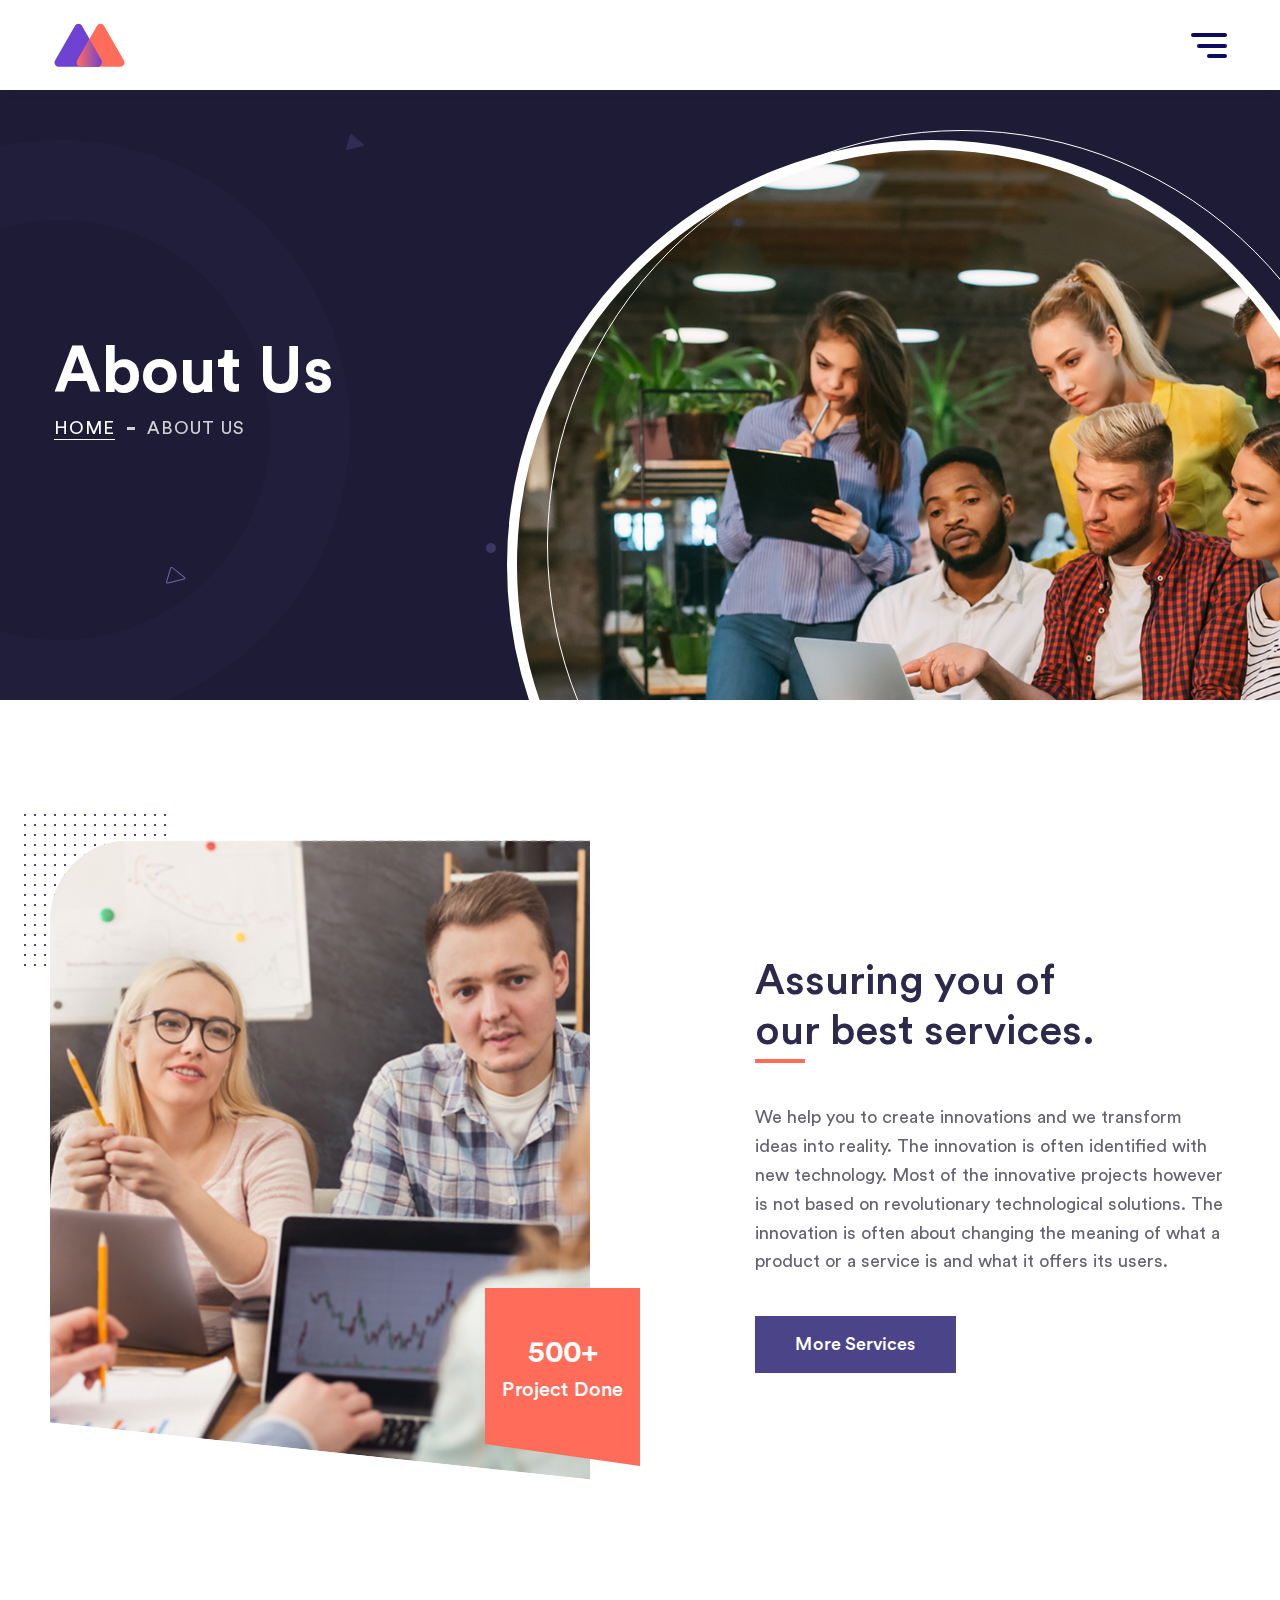
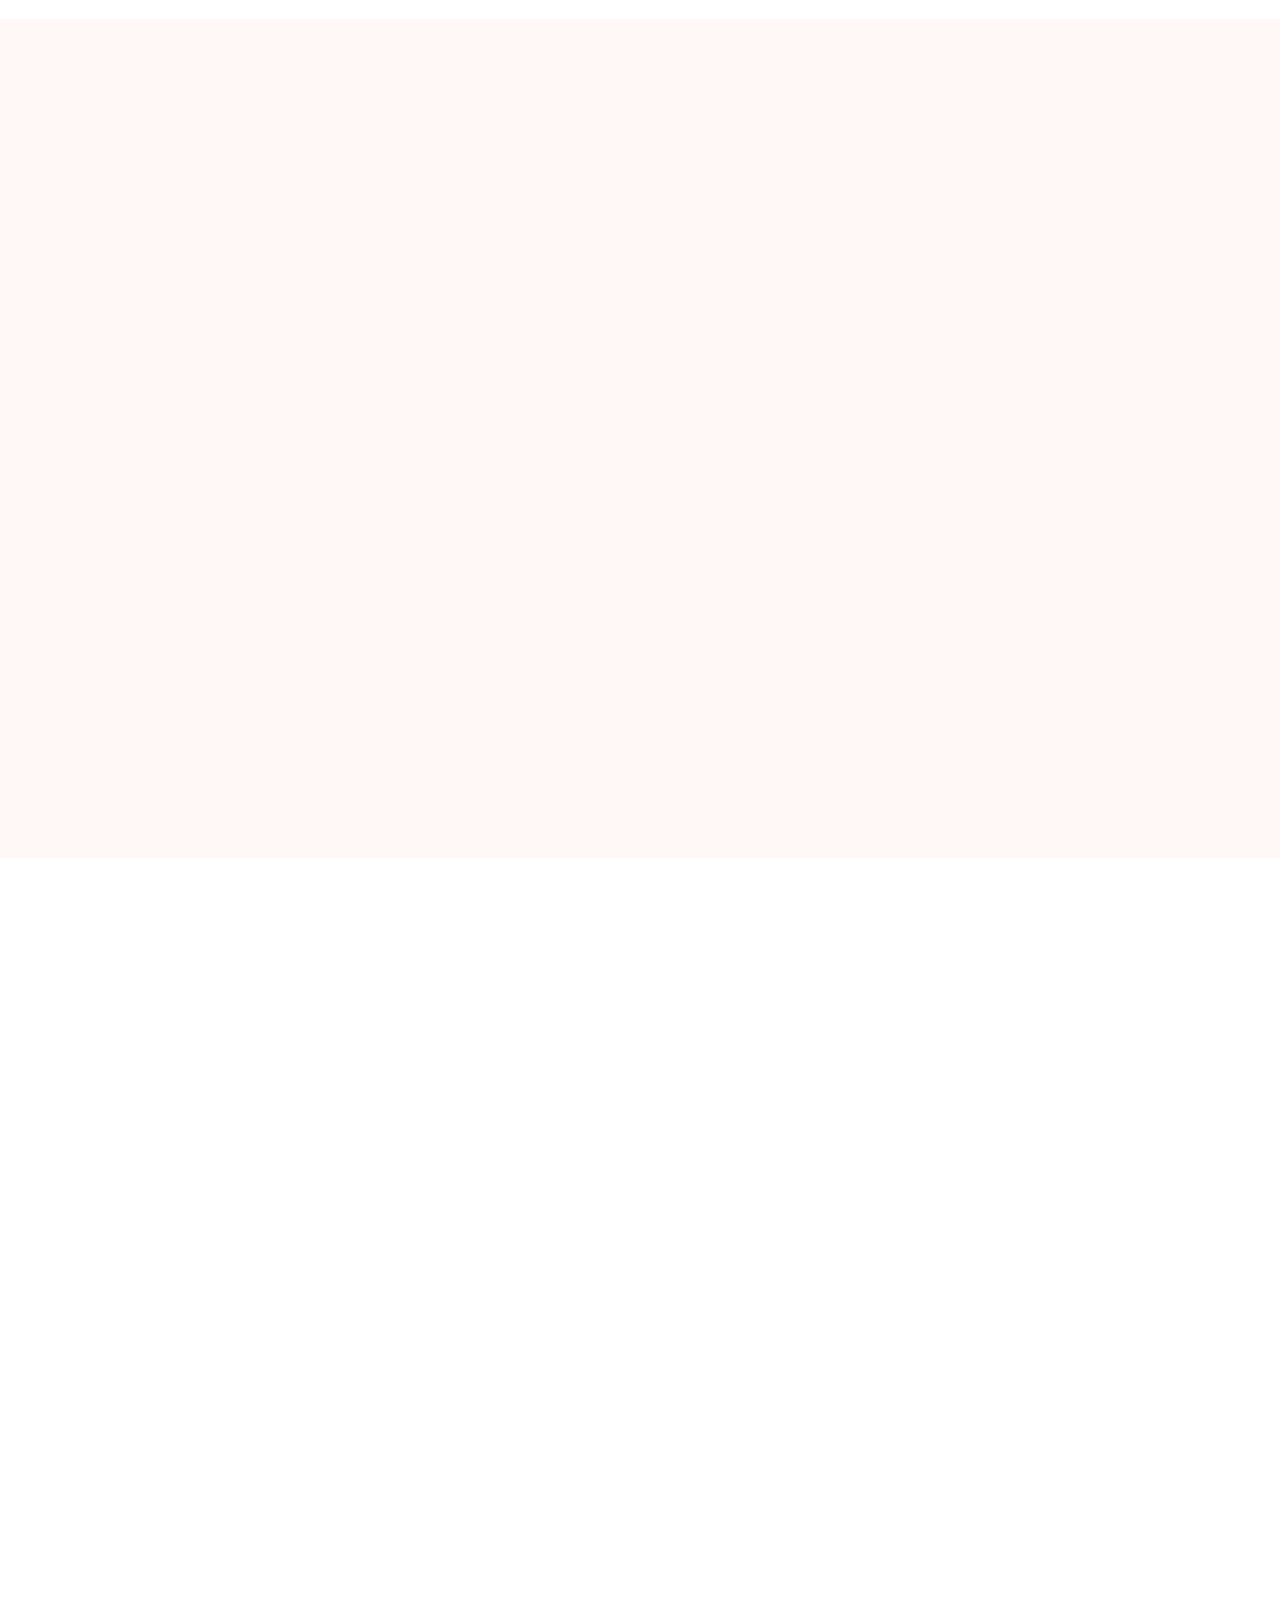
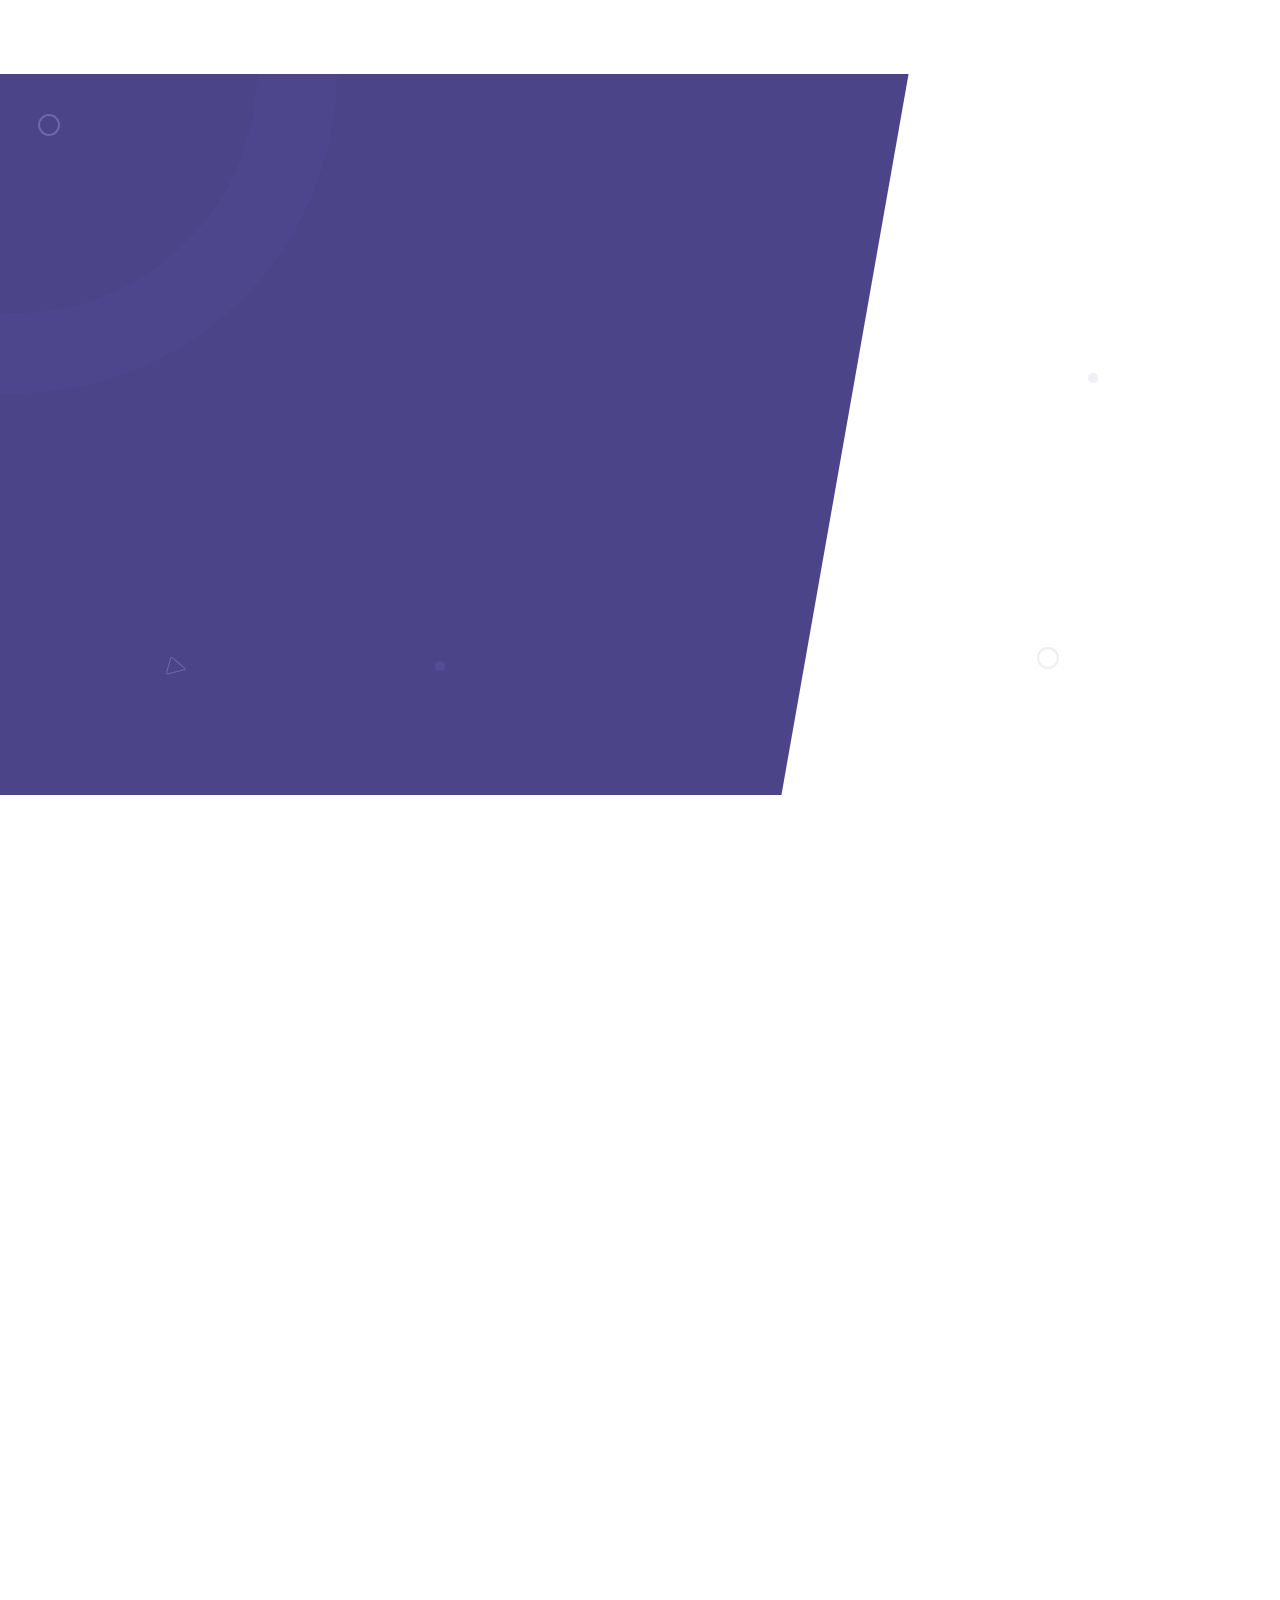
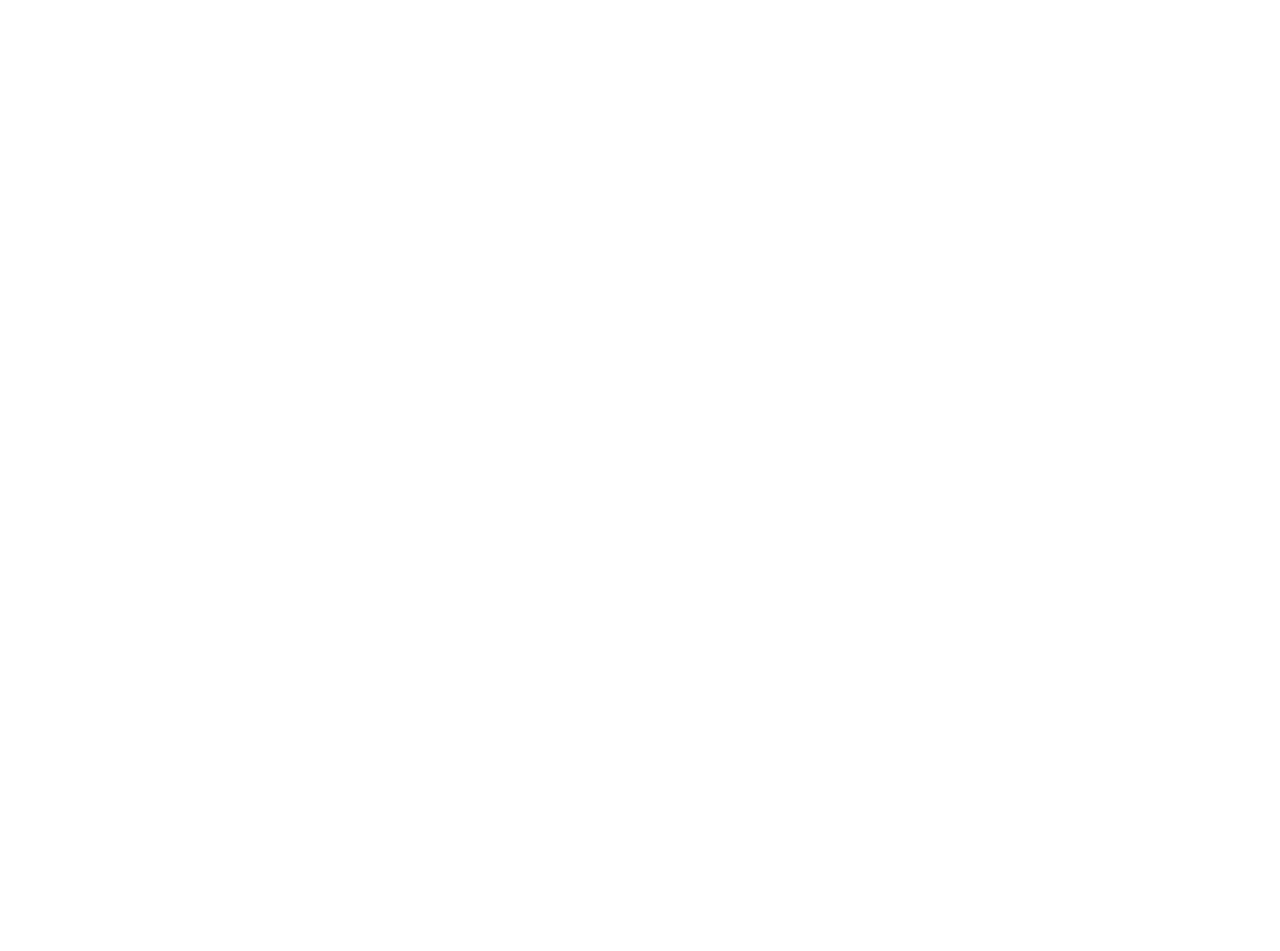
<file: about.html>
<!DOCTYPE html>
<html class="no-js" lang="en">

<head>
  <!-- Meta Tags -->
  <meta charset="utf-8">
  <meta http-equiv="x-ua-compatible" content="ie=edge">
  <meta name="viewport" content="width=device-width, initial-scale=1">
  <meta name="author" content="Laralink">
  <!-- Site Title -->
  <title>About | Creative Agency</title>
  <link rel="stylesheet" href="static/css/fontawesome.min.css">
  <link rel="stylesheet" href="static/css/bootstrap.min.css">
  <link rel="stylesheet" href="static/css/lightgallery.min.css">
  <link rel="stylesheet" href="static/css/slick.css">
  <link rel="stylesheet" href="static/css/animate.css">
  <link rel="stylesheet" href="static/css/style.css">
  <!-- Theme Style -->
  <link rel="stylesheet" href="static/css/theme_11.css">
</head>

<body>
  <!-- Start Preloader -->
  <div class="cs-preloader cs-accent_color cs-white_bg">
    <div class="cs-preloader_bg cs-center cs-accent_7_bg_2">
      <div class="cs-preloader_in cs-accent_15_border">
        <img src="static/picture/logo.svg" alt="Logo">
      </div>
    </div>
  </div>
  <!-- End Preloader -->
  <!-- Start Header Section -->
  <header class="cs-site_header cs-style3 cs-type1 cs-primary_font">
    <div class="cs-main_header">
      <div class="container">
        <div class="cs-main_header_in">
          <div class="cs-main_header_left">
            <a class="cs-site_branding" href="index.html"><img src="static/picture/logo.svg" alt="Logo"></a>
          </div>
          <div class="cs-main_header_right">
            <div class="cs-hamburger_wrap cs-white">
              <div class="cs-hamburger">
                <span></span>
                <span></span>
                <span></span>
              </div>
            </div>
            <div class="cs-nav_wrap">
              <button class="cs-nav_cross cs-accent_bg cs-accent_bg_2_hover"><i class="fas fa-times"></i></button>
              <div class="cs-nav_out cs-accent_bg cs-white">
                <div class="cs-nav_in">
                  <a class="cs-site_branding" href="index.html"><img src="static/picture/logo2.svg" alt="Logo"></a>
                  <div class="cs-nav">
                    <ul class="cs-nav_list">
                      <li><a href="index.html">Home</a></li>
                      <li class="current-menu-item"><a href="">About</a></li>
                      <li><a href="service.html">Services</a></li>
                      <li><a href="blog.html">Blog</a></li>
                      <li class="menu-item-has-children">
                        <a href="#">Pages</a>
                        <ul>
                          <li><a href="career.html">Career</a></li>
                          <li><a href="team-details.html">Team Details</a></li>
                          <li><a href="blog-details.html">Blog Details 1</a></li>
                          <li><a href="blog-details-2.html">Blog Details 2</a></li>
                          <li><a href="coming-soon.html">Comingsoon</a></li>
                          <li><a href="404.html">Error Page</a></li>
                        </ul>
                      </li>
                      <li><a href="contact.html">Contact</a></li>
                    </ul>
                  </div>
                  <div class="cs-toolbox">
                    <div class="cs-social_btns cs-style1">
                      <a href="#" class="cs-accent_bg cs-white_hover cs-accent_bg_2_hover"><i class="fab fa-facebook-f"></i></a>
                      <a href="#" class="cs-accent_bg cs-white_hover cs-accent_bg_2_hover"><i class="fab fa-twitter"></i></a>
                      <a href="#" class="cs-accent_bg cs-white_hover cs-accent_bg_2_hover"><i class="fab fa-instagram"></i></a>
                      <a href="#" class="cs-accent_bg cs-white_hover cs-accent_bg_2_hover"><i class="fab fa-pinterest-p"></i></a>
                    </div>
                    <div class="cs-height_20 cs-height_lg_20"></div>
                    <ul class="cs-mp0 cs-secondary_font">
                      <li>youremail@gmail.com</li>
                      <li>+012 3456 7890</li>
                    </ul>
                  </div>
                </div>
              </div>
            </div>
          </div>
        </div>
      </div>
    </div>
  </header>
  <!-- End Header Section -->

  <!-- Start Hero Seciton -->
  <div class="cs-hero cs-style11 cs-type1 cs-center cs-shape_animaiton">
    <div class="container">
      <div class="cs-hero_text wow fadeIn" data-wow-duration="1s" data-wow-delay="0.3s">
        <h1 class="cs-hero_title cs-bold cs-white">About Us</h1>
        <ol class="cs-breadcrumb cs-style2 cs-type1 cs-white_80">
          <li class="cs-breadcrumb_item"><a href="index.html" class="cs-white">Home</a></li>
          <li class="cs-breadcrumb_item">About Us</li>
        </ol>
      </div>
    </div>
    <div class="cs-hero_img cs-bg wow fadeInRight" data-wow-duration="1s" data-wow-delay="0.2s" data-src="static/img/creative-agency/hero-img.jpg">
      <div class="cs-hero_img_circle"></div>
    </div>
    <div class="cs-hero_shape cs-posiiton1"><img src="static/picture/shape1.svg" alt="Shape"></div>
    <div class="cs-hero_shape cs-posiiton2"><img src="static/picture/shape2.svg" alt="Shape"></div>
    <div class="cs-hero_shape cs-posiiton3"><img src="static/picture/shape3.svg" alt="Shape"></div>
    <div class="cs-hero_shape cs-posiiton4"><img src="static/picture/shape4.svg" alt="Shape"></div>
    <div class="cs-hero_shape cs-posiiton5"><img src="static/picture/shape5.svg" alt="Shape"></div>
    <div class="cs-hero_shape cs-posiiton6"><img src="static/picture/shape6.svg" alt="Shape"></div>
    <div class="cs-hero_shape cs-posiiton7"><img src="static/picture/shape7.svg" alt="Shape"></div>
    <div class="cs-hero_shape cs-posiiton8"><img src="static/picture/shape8.svg" alt="Shape"></div>
    <div class="cs-hero_shape cs-posiiton9"><img src="static/picture/shape9.svg" alt="Shape"></div>
  </div>
  <!-- End Hero Seciton -->

  <!-- Start About -->
  <div>
    <div class="cs-height_140 cs-height_lg_80"></div>
    <div class="container">
      <div class="row">
        <div class="col-lg-6 wow fadeInRight" data-wow-duration="1s" data-wow-delay="0.3s">
          <div class="cs-left_full_width text-end">
            <div class="cs-image_box cs-style3 cs-type2 cs-parallax cs-align_right cs-hobble">
              <div class="cs-image_box_img">
                <div class="cs-image_box_img_in">
                  <div class="cs-hover_layer3"><img src="static/picture/about-img.jpg" alt=""></div>
                </div>
              </div>
              <div class="cs-image_box_text cs-to_up cs-accent_color">
                <div class="cs-image_box_text_in">
                  <div class="cs-image_box_title cs-bold">500<span>+</span></div>
                  <h2 class="cs-image_box_subtitle cs-medium">Project Done</h2>
                </div>
              </div>
              <div class="cs-image_box_pattern cs-accent_color_2 cs-hover_layer3"></div>
            </div>
          </div>
        </div><!-- .col -->
        <div class="col-lg-5 offset-lg-1 wow fadeIn" data-wow-duration="1s" data-wow-delay="0.2s">
          <div class="cs-vertical_middle">
            <div class="cs-vertical_middle_in">
              <div class="cs-height_0 cs-height_lg_50"></div>
              <div class="cs-text_box cs-style1 cs-size3">
                <h2 class="cs-text_box_title">Assuring you of <br>our best services.</h2>
                <span class="cs-text_box_separetor cs-accent_bg"></span>
                <div class="cs-height_40 cs-height_lg_40"></div>
                <div class="cs-text_box_text">We help you to create innovations and we transform ideas into reality. The innovation is often identified with new technology. Most of the innovative projects however is not based on revolutionary technological solutions. The innovation is often about changing the meaning of what a product or a service is and what it offers its users.</div>
                <div class="cs-height_40 cs-height_lg_40"></div>
                <div class="cs-text_box_btns">
                  <a href="service.html" class="cs-btn cs-style2 cs-accent_bg_2 cs-medium rounded-0 cs-primary_font">More Services</a>
                </div>
              </div>
            </div>
          </div>
        </div><!-- .col -->
      </div>
    </div>
    <div class="cs-height_130 cs-height_lg_80"></div>
  </div>
  <!-- End About -->

  <!-- Start Testimonial Section -->
  <div class="cs-accent_5_bg">
    <div class="cs-height_135 cs-height_lg_75"></div>
    <div class="container wow fadeInUp" data-wow-duration="1s" data-wow-delay="0.2s">
      <div class="cs-section_heading cs-style3 text-center">
        <h2 class="cs-section_title cs-bold">What Client Say</h2>
        <span class="cs-section_separetor cs-accent_bg"></span>
      </div>
      <div class="cs-height_80 cs-height_lg_60"></div>
    </div>
    <div class="container wow fadeIn" data-wow-duration="1s" data-wow-delay="0.3s">
      <div class="row">
        <div class="col-lg-10 offset-lg-1">
          <div class="cs-slider cs-style1 cs-gap-50">
            <div class="cs-slider_container" data-autoplay="0" data-loop="1" data-speed="600" data-center="0" data-slides-per-view="1">
              <div class="cs-slider_wrapper">
                <div class="cs-slide">
                  <div class="cs-testimonial cs-style8 text-center">
                    <div class="cs-testimonial_in">
                      <div class="cs-testimonial_img">
                        <img src="static/picture/avatar1.jpg" alt="">
                        <div class="cs-testimonial_icon cs-center cs-white_bg cs-accent_color"><i class="fas fa-quote-left"></i></div>
                      </div>
                      <h3 class="cs-avatar_name cs-medium">Jessica Jessy</h3>
                      <div class="cs-testimonial_text">Lorem ipsum dolor sit amet, consectetur adipiscing elit, sed do eiusmod tempor incididunt ut labore et dolore magna aliqua. Quis ipsum suspendisse ultrices gravida. Risus commodo viverra maecenas accumsan lacus vel facilisis. </div>
                    </div>
                  </div>
                </div><!-- .cs-slide -->
                <div class="cs-slide">
                  <div class="cs-testimonial cs-style8 text-center">
                    <div class="cs-testimonial_in">
                      <div class="cs-testimonial_img">
                        <img src="static/picture/avatar2.jpg" alt="">
                        <div class="cs-testimonial_icon cs-center cs-white_bg cs-accent_color"><i class="fas fa-quote-left"></i></div>
                      </div>
                      <h3 class="cs-avatar_name cs-medium">Joann Hatch</h3>
                      <div class="cs-testimonial_text">Lorem ipsum dolor sit amet, consectetur adipiscing elit, sed do eiusmod tempor incididunt ut labore et dolore magna aliqua. Quis ipsum suspendisse ultrices gravida. Risus commodo viverra maecenas accumsan lacus vel facilisis. </div>
                    </div>
                  </div>
                </div><!-- .cs-slide -->
                <div class="cs-slide">
                  <div class="cs-testimonial cs-style8 text-center">
                    <div class="cs-testimonial_in">
                      <div class="cs-testimonial_img">
                        <img src="static/picture/avatar3.jpg" alt="">
                        <div class="cs-testimonial_icon cs-center cs-white_bg cs-accent_color"><i class="fas fa-quote-left"></i></div>
                      </div>
                      <h3 class="cs-avatar_name cs-medium">Joyce Bingham</h3>
                      <div class="cs-testimonial_text">Lorem ipsum dolor sit amet, consectetur adipiscing elit, sed do eiusmod tempor incididunt ut labore et dolore magna aliqua. Quis ipsum suspendisse ultrices gravida. Risus commodo viverra maecenas accumsan lacus vel facilisis. </div>
                    </div>
                  </div>
                </div><!-- .cs-slide -->
              </div>
            </div><!-- .cs-slider_container -->
            <div class="cs-slider_arrows cs-style1 cs-type5 cs-hidden_mobile">
              <div class="cs-left_arrow cs-center cs-accent_color cs-white_bg">
                <i class="fas fa-angle-left"></i>
              </div>
              <div class="cs-right_arrow cs-center cs-accent_color cs-white_bg">
                <i class="fas fa-angle-right"></i>
              </div>
            </div>
            <div class="cs-pagination cs-style1 cs-accent_color cs-hidden_desktop"></div>
          </div><!-- .cs-slider -->
        </div>
      </div>
    </div>
    <div class="cs-height_130 cs-height_lg_75"></div>
  </div>
  <!-- End Testimonial Section -->

  <!-- Start Team Section -->
  <div class="cs-height_135 cs-height_lg_75"></div>
  <div class="container wow fadeInUp" data-wow-duration="1s" data-wow-delay="0.2s">
    <div class="cs-section_heading cs-style3 text-center">
      <h2 class="cs-section_title cs-bold">Team Members</h2>
      <span class="cs-section_separetor cs-accent_bg"></span>
    </div>
    <div class="cs-height_80 cs-height_lg_60"></div>
  </div>
  <div class="container">
    <div class="row">
      <div class="col-lg-4 wow fadeIn" data-wow-duration="1s" data-wow-delay="0.3s">
        <div class="cs-team_member cs-style7">
          <div class="cs-team_member_img cs-bg" data-src="static/img/creative-agency/team-member1.png"></div>
          <a href="team-details.html" class="cs-team_member_info">
            <h3 class="cs-team_member_name cs-white cs-accent_bg_2">Jonathon Doe</h3>
            <h3 class="cs-team_member_name cs-white cs-accent_bg">Jonathon Doe <span class="cs-member-add cs-center cs-white"><i class="fas fa-plus"></i></span></h3>
          </a>
          <div class="cs-team_member_bg cs-accent_5_bg_2"></div>
        </div>
        <div class="cs-height_30 cs-height_lg_30"></div>
      </div><!-- .col -->
      <div class="col-lg-4 wow fadeIn" data-wow-duration="1s" data-wow-delay="0.4s">
        <div class="cs-team_member cs-style7">
          <div class="cs-team_member_img cs-bg" data-src="static/img/creative-agency/team-member2.png"></div>
          <a href="team-details.html" class="cs-team_member_info">
            <h3 class="cs-team_member_name cs-white cs-accent_bg_2">Adward Maya</h3>
            <h3 class="cs-team_member_name cs-white cs-accent_bg">Adward Maya <span class="cs-member-add cs-center cs-white"><i class="fas fa-plus"></i></span></h3>
          </a>
          <div class="cs-team_member_bg cs-accent_5_bg_2"></div>
        </div>
        <div class="cs-height_30 cs-height_lg_30"></div>
      </div><!-- .col -->
      <div class="col-lg-4 wow fadeIn" data-wow-duration="1s" data-wow-delay="0.5s">
        <div class="cs-team_member cs-style7">
          <div class="cs-team_member_img cs-bg" data-src="static/img/creative-agency/team-member3.png"></div>
          <a href="team-details.html" class="cs-team_member_info">
            <h3 class="cs-team_member_name cs-white cs-accent_bg_2">Jessica Jesy</h3>
            <h3 class="cs-team_member_name cs-white cs-accent_bg">Jessica Jesy <span class="cs-member-add cs-center cs-white"><i class="fas fa-plus"></i></span></h3>
          </a>
          <div class="cs-team_member_bg cs-accent_5_bg_2"></div>
        </div>
        <div class="cs-height_30 cs-height_lg_30"></div>
      </div><!-- .col -->
    </div>
  </div>
  <div class="cs-height_110 cs-height_lg_50"></div>
  <!-- End Team Section -->

  <!-- Start Counter Section -->
  <div class="cs-shape_bg cs-style8 cs-shape_animaiton">
    <div class="cs-hero_shape cs-posiiton10"><img src="static/picture/shape10.svg" alt="Shape"></div>
    <div class="cs-hero_shape cs-posiiton3"><img src="static/picture/shape3.svg" alt="Shape"></div>
    <div class="cs-hero_shape cs-posiiton11"><img src="static/picture/shape11.svg" alt="Shape"></div>
    <div class="cs-hero_shape cs-posiiton12"><img src="static/picture/shape5.svg" alt="Shape"></div>
    <div class="cs-hero_shape cs-posiiton13"><img src="static/picture/shape13.svg" alt="Shape"></div>
    <div class="cs-hero_shape cs-posiiton14"><img src="static/picture/shape14.svg" alt="Shape"></div>
    <div class="cs-height_140 cs-height_lg_80"></div>
    <div class="container">
      <div class="row">
        <div class="col-lg-5 wow fadeIn" data-wow-duration="1s" data-wow-delay="0.2s">
          <div class="cs-counter_5_wrap">
            <div class="cs-counter cs-style5 text-center cs-white_4_bg cs-white_bg_hover">
              <div class="cs-counter_icon cs-center cs-accent_bg_2 cs-white">
                <svg xmlns="http://www.w3.org/2000/svg" class="ionicon" viewbox="0 0 512 512"><rect x="48" y="96" width="416" height="304" rx="32.14" ry="32.14" fill="none" stroke="currentColor" stroke-linejoin="round" stroke-width="32"></rect><path stroke="currentColor" stroke-linecap="round" stroke-miterlimit="10" stroke-width="32" d="M16 416h480"></path></svg>
              </div>
              <h2 class="cs-counter_number cs-bold cs-white">500</h2>
              <div class="cs-counter_title cs-white_80">Website Created</div>
            </div>
            <div class="cs-counter cs-style5 text-center cs-white_4_bg cs-white_bg_hover">
              <div class="cs-counter_icon cs-center cs-accent_bg_2 cs-white">
                <svg xmlns="http://www.w3.org/2000/svg" class="ionicon" viewbox="0 0 512 512"><rect x="32" y="128" width="448" height="320" rx="48" ry="48" fill="none" stroke="currentColor" stroke-linejoin="round" stroke-width="32"></rect><path d="M144 128V96a32 32 0 0132-32h160a32 32 0 0132 32v32M480 240H32M320 240v24a8 8 0 01-8 8H200a8 8 0 01-8-8v-24" fill="none" stroke="currentColor" stroke-linecap="round" stroke-linejoin="round" stroke-width="32"></path></svg>
              </div>
              <h2 class="cs-counter_number cs-bold cs-white">188</h2>
              <div class="cs-counter_title cs-white_80">Projects Completed</div>
            </div>
            <div class="cs-counter cs-style5 text-center cs-white_4_bg cs-white_bg_hover">
              <div class="cs-counter_icon cs-center cs-accent_bg_2 cs-white">
                <svg xmlns="http://www.w3.org/2000/svg" class="ionicon" viewbox="0 0 512 512"><path d="M344 144c-3.92 52.87-44 96-88 96s-84.15-43.12-88-96c-4-55 35-96 88-96s92 42 88 96z" fill="none" stroke="currentColor" stroke-linecap="round" stroke-linejoin="round" stroke-width="32"></path><path d="M256 304c-87 0-175.3 48-191.64 138.6C62.39 453.52 68.57 464 80 464h352c11.44 0 17.62-10.48 15.65-21.4C431.3 352 343 304 256 304z" fill="none" stroke="currentColor" stroke-miterlimit="10" stroke-width="32"></path></svg>
              </div>
              <h2 class="cs-counter_number cs-bold cs-white">277</h2>
              <div class="cs-counter_title cs-white_80">Happy Clients</div>
            </div>
            <div class="cs-counter cs-style5 text-center cs-white_4_bg cs-white_bg_hover">
              <div class="cs-counter_icon cs-center cs-accent_bg_2 cs-white">
                <svg xmlns="http://www.w3.org/2000/svg" class="ionicon" viewbox="0 0 512 512"><path d="M402 168c-2.93 40.67-33.1 72-66 72s-63.12-31.32-66-72c-3-42.31 26.37-72 66-72s69 30.46 66 72z" fill="none" stroke="currentColor" stroke-linecap="round" stroke-linejoin="round" stroke-width="32"></path><path d="M336 304c-65.17 0-127.84 32.37-143.54 95.41-2.08 8.34 3.15 16.59 11.72 16.59h263.65c8.57 0 13.77-8.25 11.72-16.59C463.85 335.36 401.18 304 336 304z" fill="none" stroke="currentColor" stroke-miterlimit="10" stroke-width="32"></path><path d="M200 185.94c-2.34 32.48-26.72 58.06-53 58.06s-50.7-25.57-53-58.06C91.61 152.15 115.34 128 147 128s55.39 24.77 53 57.94z" fill="none" stroke="currentColor" stroke-linecap="round" stroke-linejoin="round" stroke-width="32"></path><path d="M206 306c-18.05-8.27-37.93-11.45-59-11.45-52 0-102.1 25.85-114.65 76.2-1.65 6.66 2.53 13.25 9.37 13.25H154" fill="none" stroke="currentColor" stroke-linecap="round" stroke-miterlimit="10" stroke-width="32"></path></svg>
              </div>
              <h2 class="cs-counter_number cs-bold cs-white">80</h2>
              <div class="cs-counter_title cs-white_80">Team Members</div>
            </div>
          </div>
        </div>
        <div class="col-lg-7 wow fadeInLeft" data-wow-duration="1s" data-wow-delay="0.3s">
          <div class="cs-video_block cs-style2 cs-accent_border_2 cs-accent_bg_2 cs-type1">
            <a href="javascript:;" class="cs-video_block_in cs-video_open cs-bg cs-center  cs-accent_color_2  cs-accent_color_2_hover" data-src="static/img/creative-agency/video-bg.jpg">
              <span class="cs-player_btn cs-style1 cs-center cs-accent_color cs-accent_90_bg_2">
                <span class="cs-player_btn_in cs-center cs-accent_color"><i class="fas fa-play"></i></span>
                <span class="cs-video_animaiton cs-center">
                  <span><span></span></span>
                </span>
              </span>
            </a>
            <div class="cs-video-shap"></div>
          </div>
        </div>
      </div>
    </div>
    <div class="cs-height_140 cs-height_lg_80"></div>
  </div>
  <!-- End Counter Section -->

  <!-- Start Blog Section -->
  <div class="cs-height_135 cs-height_lg_75"></div>
  <div class="container wow fadeInUp" data-wow-duration="1s" data-wow-delay="0.2s">
    <div class="cs-section_heading cs-style3">
      <h2 class="cs-section_title cs-bold">Our Articles</h2>
      <span class="cs-section_separetor cs-accent_bg"></span>
    </div>
    <div class="cs-height_80 cs-height_lg_60"></div>
  </div>
  <div class="container">
    <div class="row">
      <div class="col-lg-7 wow fadeIn" data-wow-duration="1s" data-wow-delay="0.3s">
        <div class="cs-post cs-style9 cs-type1">
          <a href="blog-details.html" class="cs-post_thumb cs-accent_color">
            <div class="cs-post_thumb_in cs-bg" data-src="static/img/creative-agency/post1.jpg"></div>
            <span class="cs-link-icon cs-center cs-accent_90_bg"><i class="fas fa-link"></i></span>
          </a>
          <div class="cs-post_right">
            <div class="cs-post_label">
              <ul class="cs-categories cs-mp0 cs-medium">
                <li><a href="" class="cs-category cs-accent_color cs-accent_10_bg cs-white_hover cs-accent_bg_2_hover">Web Design</a></li>
              </ul>
              <div class="cs-post_time cs-primary_50_color">10 mins read</div>
            </div>
            <h2 class="cs-post_title"><a href="blog-details.html">UI/UX guides: how to create the simplest and most beautiful minimal design in the world</a></h2>
          </div>
        </div>
        <div class="cs-height_30 cs-height_lg_30"></div>
      </div>
      <div class="col-lg-5 wow fadeIn" data-wow-duration="1s" data-wow-delay="0.4s">
        <div class="cs-post9_type2_wrap">
          <div class="cs-post cs-style9 cs-type2">
            <a href="blog-details.html" class="cs-post_thumb cs-accent_color">
              <div class="cs-post_thumb_in cs-bg" data-src="static/img/creative-agency/post2.jpg"></div>
              <span class="cs-link-icon cs-center cs-accent_90_bg"><i class="fas fa-link"></i></span>
            </a>
            <div class="cs-post_right">
              <div class="cs-post_label">
                <ul class="cs-categories cs-mp0 cs-medium">
                  <li><a href="" class="cs-category cs-accent_color cs-accent_10_bg cs-white_hover cs-accent_bg_2_hover">Web Design</a></li>
                </ul>
                <div class="cs-post_time cs-primary_50_color">10 mins read</div>
              </div>
              <h2 class="cs-post_title"><a href="blog-details.html">How to grow a creative digital agency?</a></h2>
            </div>
          </div>
          <div class="cs-height_30 cs-height_lg_30"></div>
          <div class="cs-post cs-style9 cs-type2">
            <a href="blog-details.html" class="cs-post_thumb cs-accent_color">
              <div class="cs-post_thumb_in cs-bg" data-src="static/img/creative-agency/post3.jpg"></div>
              <span class="cs-link-icon cs-center cs-accent_90_bg"><i class="fas fa-link"></i></span>
            </a>
            <div class="cs-post_right">
              <div class="cs-post_label">
                <ul class="cs-categories cs-mp0 cs-medium">
                  <li><a href="" class="cs-category cs-accent_color cs-accent_10_bg cs-white_hover cs-accent_bg_2_hover">Web Design</a></li>
                </ul>
                <div class="cs-post_time cs-primary_50_color">10 mins read</div>
              </div>
              <h2 class="cs-post_title"><a href="blog-details.html">Super fast and user friendly interface.</a></h2>
            </div>
          </div>
          <div class="cs-height_30 cs-height_lg_30"></div>
          <div class="cs-post cs-style9 cs-type2">
            <a href="blog-details.html" class="cs-post_thumb cs-accent_color">
              <div class="cs-post_thumb_in cs-bg" data-src="static/img/creative-agency/post4.jpg"></div>
              <span class="cs-link-icon cs-center cs-accent_90_bg"><i class="fas fa-link"></i></span>
            </a>
            <div class="cs-post_right">
              <div class="cs-post_label">
                <ul class="cs-categories cs-mp0 cs-medium">
                  <li><a href="" class="cs-category cs-accent_color cs-accent_10_bg cs-white_hover cs-accent_bg_2_hover">Web Design</a></li>
                </ul>
                <div class="cs-post_time cs-primary_50_color">10 mins read</div>
              </div>
              <h2 class="cs-post_title"><a href="blog-details.html">How to increase your productivity</a></h2>
            </div>
          </div>
          <div class="cs-height_30 cs-height_lg_30"></div>
          <div class="cs-post cs-style9 cs-type2">
            <a href="blog-details.html" class="cs-post_thumb cs-accent_color">
              <div class="cs-post_thumb_in cs-bg" data-src="static/img/creative-agency/post5.jpg"></div>
              <span class="cs-link-icon cs-center cs-accent_90_bg"><i class="fas fa-link"></i></span>
            </a>
            <div class="cs-post_right">
              <div class="cs-post_label">
                <ul class="cs-categories cs-mp0 cs-medium">
                  <li><a href="" class="cs-category cs-accent_color cs-accent_10_bg cs-white_hover cs-accent_bg_2_hover">Web Design</a></li>
                </ul>
                <div class="cs-post_time cs-primary_50_color">10 mins read</div>
              </div>
              <h2 class="cs-post_title"><a href="blog-details.html">Most interesting UX case studies</a></h2>
            </div>
          </div>
          <div class="cs-height_30 cs-height_lg_30"></div>
        </div>
      </div>
    </div>
  </div>
  <div class="cs-height_100 cs-height_lg_40"></div>
  <!-- End Blog Section -->
  <!-- Footer Section -->
  <div class="cs-height_130 cs-height_lg_130"></div>
  <footer class="cs-footer cs-style1 cs-type1 rounded-0 cs-dark_footer wow fadeIn" data-wow-duration="1s" data-wow-delay="0.2s">
    <div class="container">
      <div class="row">
        <div class="col-lg-12">
          <div class="cs-newsletter cs-style2 cs-accent_bg_2 cs-shape_animaiton">
            <h2 class="cs-newsletter_title text-center cs-white cs-bold">Get the latest updates mailed to you</h2>
            <div class="cs-height_10 cs-height_lg_10"></div>
            <form action="#" class="cs-newsletter_form cs-rounded">
              <input type="email" class="cs-newsletter_input cs-white" placeholder="Enter your email">
              <button class="cs-newsletter_btn cs-rounded cs-white cs-accent_bg cs-accent_color_hover cs-white_bg_hover"><i class="fas fa-paper-plane"></i></button>
            </form>
            <div class="cs-hero_shape cs-posiiton15"><img src="static/picture/shape15.svg" alt="Shape"></div>
            <div class="cs-hero_shape cs-posiiton16"><img src="static/picture/shape16.svg" alt="Shape"></div>
          </div>
        </div>
      </div>
    </div>
    <div class="container">
      <div class="cs-height_115 cs-height_lg_75"></div>
      <div class="row">
        <div class="col-xl-7 col-lg-6">
          <div class="cs-cta cs-style6">
            <h2 class="cs-cta_title cs-bold cs-white">Got a project? Let’s <br>build together.</h2>
            <a href="contact.html" class="cs-btn cs-style2 cs-accent_bg cs-medium rounded-0 cs-primary_font">Let’s Talk</a>
          </div>
          <div class="cs-height_0 cs-height_lg_75"></div>
        </div>
        <div class="col-xl-5 col-lg-6">
          <div class="row">
            <div class="col-md-6">
              <div class="cs-footer_item widget_nav_menu">
                <h2 class="cs-widget_title cs-semi_bold">Services</h2>
                <ul class="menu">
                  <li><a href="#">Web design</a></li>
                  <li><a href="#">Development</a></li>
                  <li><a href="#">Branding</a></li>
                  <li><a href="#">Digital marketing</a></li>
                </ul>
              </div>
            </div>
            <div class="col-md-6">
              <div class="cs-footer_item cs-address_widgert">
                <h2 class="cs-widget_title cs-semi_bold">Follow us</h2>
                <ul>
                  <li>youremail@gmail.com</li>
                  <li>+012 3456 7890</li>
                </ul>
                <div class="cs-height_30 cs-height_lg_30"></div>
                <div class="cs-social_btns cs-style1">
                  <a href="#" class="cs-accent_bg_hover cs-white_hover cs-white_5_bg cs-ternary_color rounded-0"><i class="fab fa-facebook-f"></i></a>
                  <a href="#" class="cs-accent_bg_hover cs-white_hover cs-white_5_bg cs-ternary_color rounded-0"><i class="fab fa-twitter"></i></a>
                  <a href="#" class="cs-accent_bg_hover cs-white_hover cs-white_5_bg cs-ternary_color rounded-0"><i class="fab fa-instagram"></i></a>
                  <a href="#" class="cs-accent_bg_hover cs-white_hover cs-white_5_bg cs-ternary_color rounded-0"><i class="fab fa-pinterest-p"></i></a>
                </div>
              </div>
            </div>
          </div>
        </div>
      </div>
      <div class="cs-height_90 cs-height_lg_50"></div>
      <hr>
    </div>
    <div class="cs-copyright text-center">
      Copyright &copy; 2022.Company name All rights reserved.<a target="_blank" href="https://sc.chinaz.com/moban/">&#x7F51;&#x9875;&#x6A21;&#x677F;</a>
    </div>
  </footer>
  <!-- Footer Section -->

  <!-- Start Video Popup -->
  <div class="cs-video_popup">
    <div class="cs-video_popup_overlay"></div>
    <div class="cs-video_popup_content">
      <div class="cs-video_popup_layer"></div>
      <div class="cs-video_popup_container">
        <div class="cs-video_popup_align">
          <div class="embed-responsive embed-responsive-16by9">
            <iframe class="embed-responsive-item" src="javascript:;"></iframe>
          </div>
        </div>
        <div class="cs-video_popup_close"></div>
      </div>
    </div>
  </div>
  <!-- End Video Popup -->

  <!-- Script -->
  <script src="static/js/jquery-3.6.0.min.js"></script>
  <script src="static/js/isotope.pkg.min.js"></script>
  <script src="static/js/jquery.slick.min.js"></script>
  <script src="static/js/lightgallery.min.js"></script>
  <script src="static/js/jquery.counter.min.js"></script>
  <script src="static/js/wow.min.js"></script>
  <script src="static/js/main.js"></script>
</body>
</html>
</file>
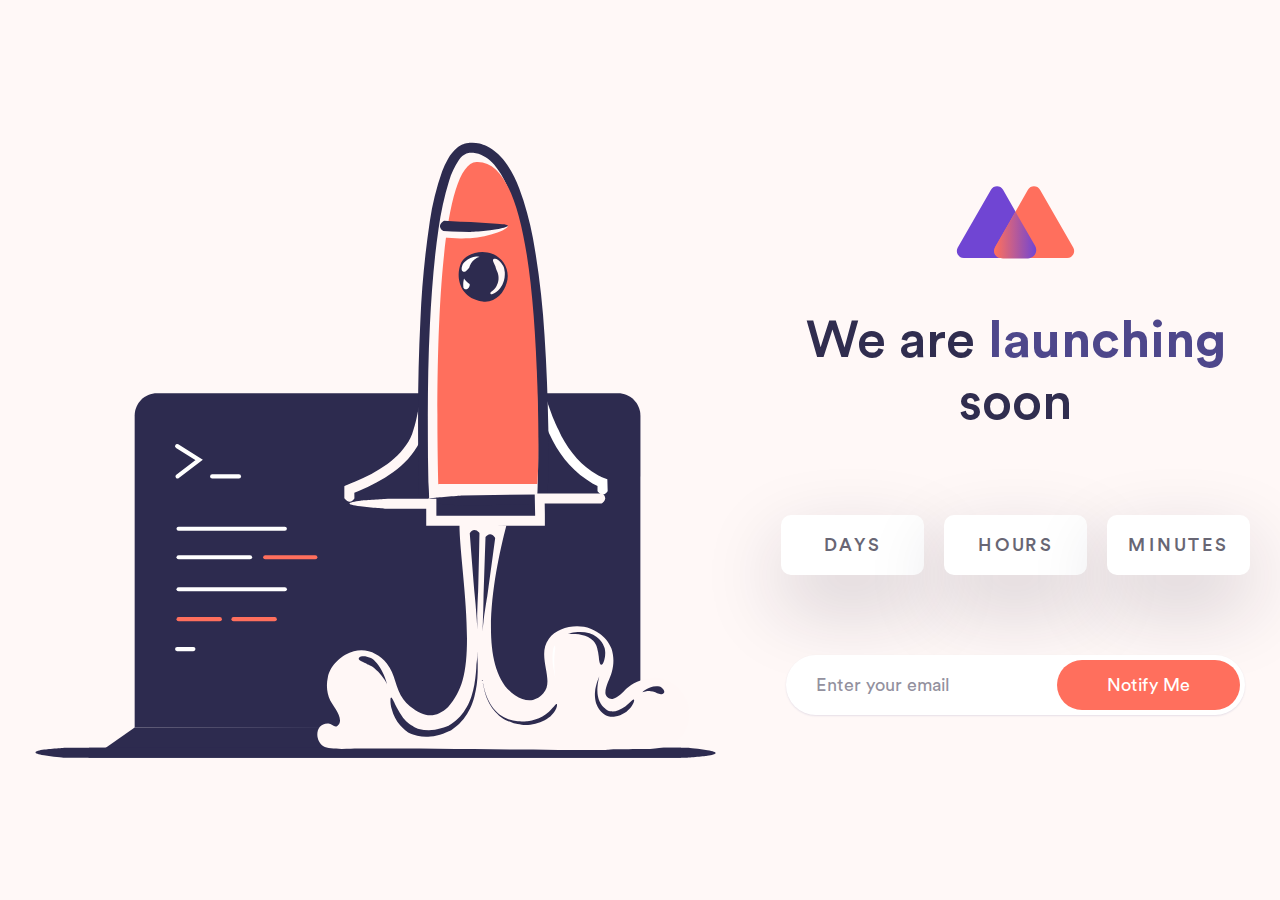
<file: coming-soon.html>
<!DOCTYPE html>
<html class="no-js" lang="en">

<head>
  <!-- Meta Tags -->
  <meta charset="utf-8">
  <meta http-equiv="x-ua-compatible" content="ie=edge">
  <meta name="viewport" content="width=device-width, initial-scale=1">
  <meta name="author" content="Laralink">
  <!-- Site Title -->
  <title>Coming Soon | Creative Agency</title>
  <link rel="stylesheet" href="static/css/fontawesome.min.css">
  <link rel="stylesheet" href="static/css/bootstrap.min.css">
  <link rel="stylesheet" href="static/css/lightgallery.min.css">
  <link rel="stylesheet" href="static/css/slick.css">
  <link rel="stylesheet" href="static/css/animate.css">
  <link rel="stylesheet" href="static/css/style.css">
  <!-- Theme Style -->
  <link rel="stylesheet" href="static/css/theme_11.css">
</head>

<body>
  <!-- Start Preloader -->
  <div class="cs-preloader cs-accent_color cs-white_bg">
    <div class="cs-preloader_bg cs-center cs-accent_7_bg_2">
      <div class="cs-preloader_in cs-accent_15_border">
        <img src="static/picture/logo.svg" alt="Logo">
      </div>
    </div>
  </div>
  <!-- End Preloader -->
  <div class="cs-comming_soon cs-style1 cs-center cs-accent_5_bg">
    <div class="cs-comming_soon_left">
      <div class="cs-comming_soon_img"><img src="static/picture/launching-project.svg" alt=""></div>
    </div>
    <div class="cs-comming_soon_right">
      <div class="cs-comming_soon_text">
        <div class="cs-comming_soon_logo text-center"><img src="static/picture/logo.svg" alt="Logo"></div>
        <div class="cs-height_50 cs-height_lg_40"></div>
        <h1 class="cs-comming_soon_title text-center m-0">We are <b class="cs-accent_color_2">launching</b> soon</h1>
        <div class="cs-height_80 cs-height_lg_40"></div>
        <div class="cs-countdown cs-style1" data-countdate="2022-12-02T03:45:26">
          <div class="cs-countdown_box cs-white_bg">
            <h3 id="cs-count-days" class="cs-countdown_number cs-bold"></h3>
            <div class="cs-countdown_text text-uppercase cs-medium">Days</div>
          </div>
          <div class="cs-countdown_box cs-white_bg">
            <h3 id="cs-count-hours" class="cs-countdown_number cs-bold"></h3>
            <div class="cs-countdown_text text-uppercase cs-medium">Hours</div>
          </div>
          <div class="cs-countdown_box cs-white_bg">
            <h3 id="cs-count-minutes" class="cs-countdown_number cs-bold"></h3>
            <div class="cs-countdown_text text-uppercase cs-medium">Minutes</div>
          </div>
          <!-- <div class="cs-countdown_box cs-white_bg">
            <h3 id="cs-count-seconds" class="cs-countdown_number cs-bold"></h3>
            <div class="cs-countdown_text text-uppercase cs-medium">Seconds</div>
          </div> -->
        </div><!-- .cs-countdown -->
        <div class="cs-height_80 cs-height_lg_50"></div>
        <div class="cs-footer_newsletter cs-style1 cs-size_lg">
          <form action="#" class="cs-footer_newsletter_form">
            <input type="email" class="cs-footer_newsletter_input" placeholder="Enter your email">
            <button class="cs-footer_newsletter_btn  cs-white cs-accent_bg cs-accent_bg_2_hover cs-white_hover">Notify Me</button>
          </form>
        </div>

      </div>
    </div>
  </div>

  <!-- Script -->
  <script src="static/js/jquery-3.6.0.min.js"></script>
  <script src="static/js/isotope.pkg.min.js"></script>
  <script src="static/js/jquery.slick.min.js"></script>
  <script src="static/js/lightgallery.min.js"></script>
  <script src="static/js/jquery.counter.min.js"></script>
  <script src="static/js/wow.min.js"></script>
  <script src="static/js/main.js"></script>
</body>
</html>
</file>
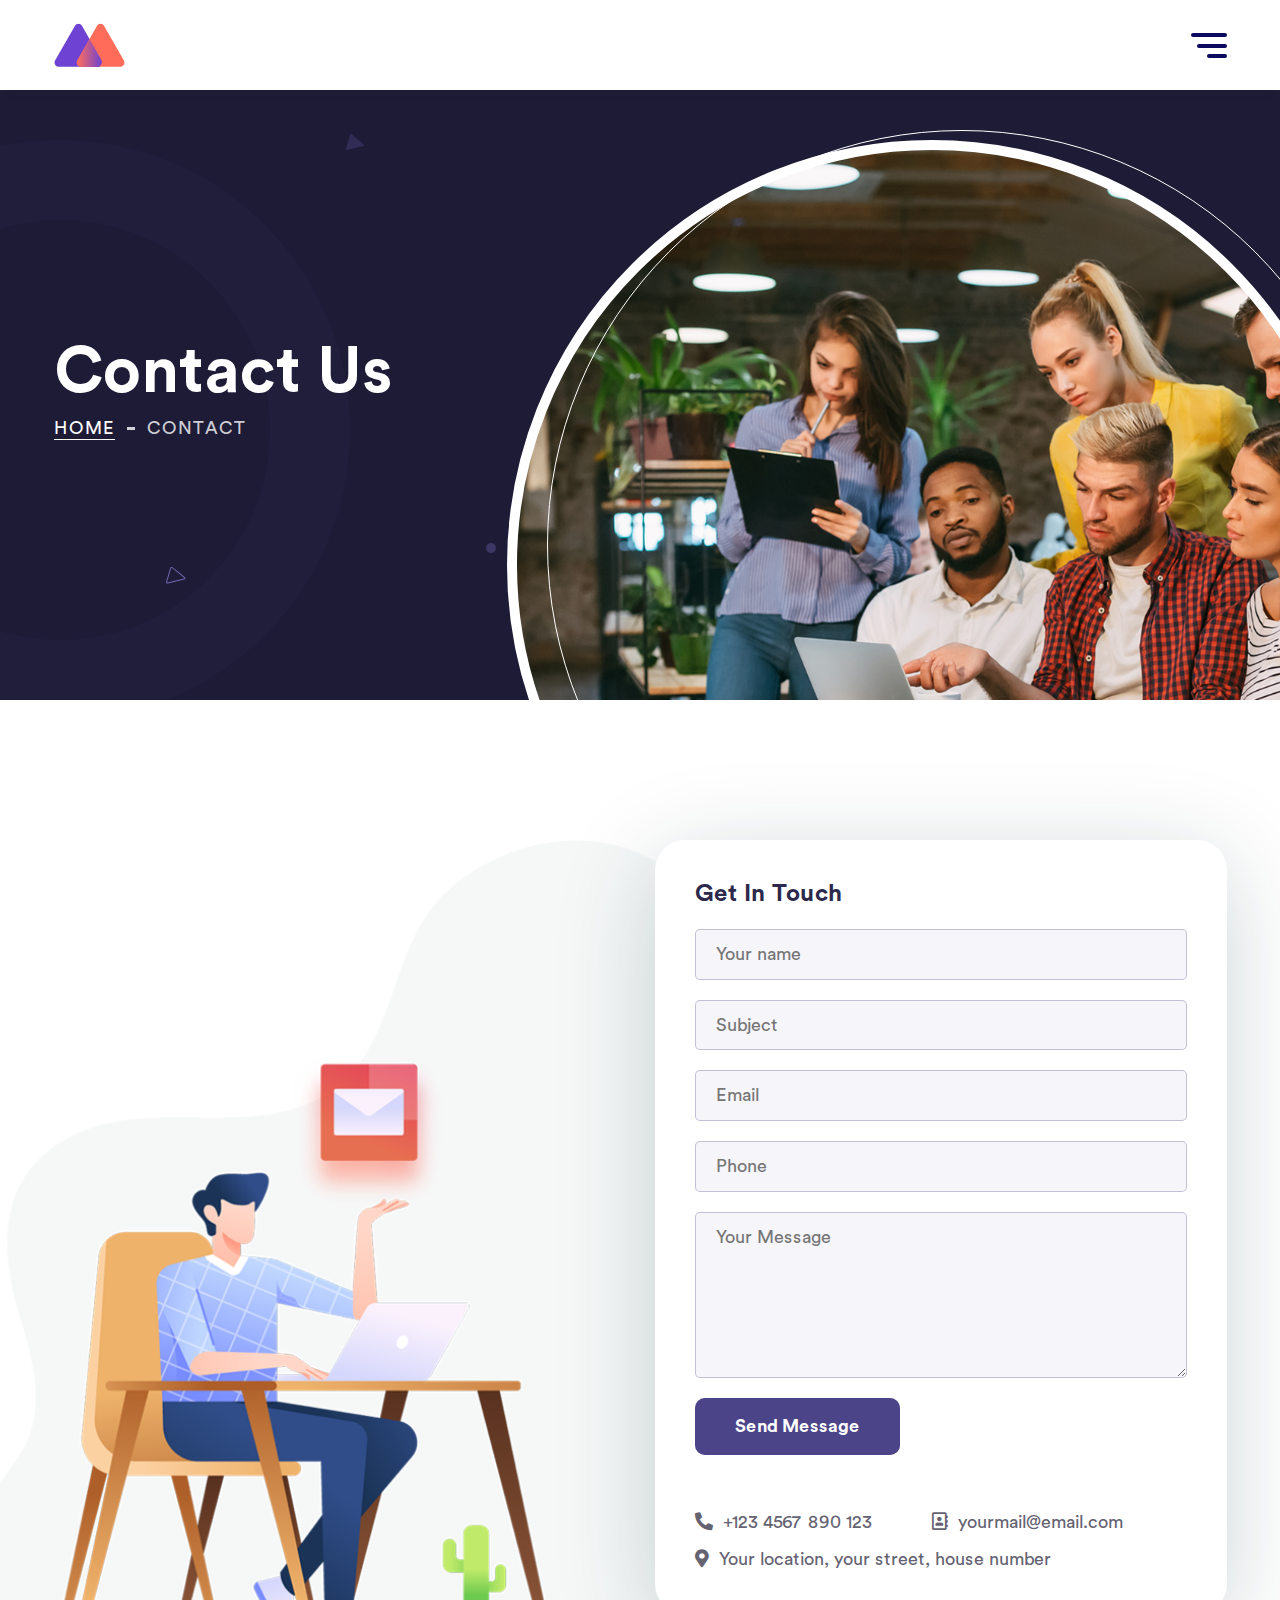
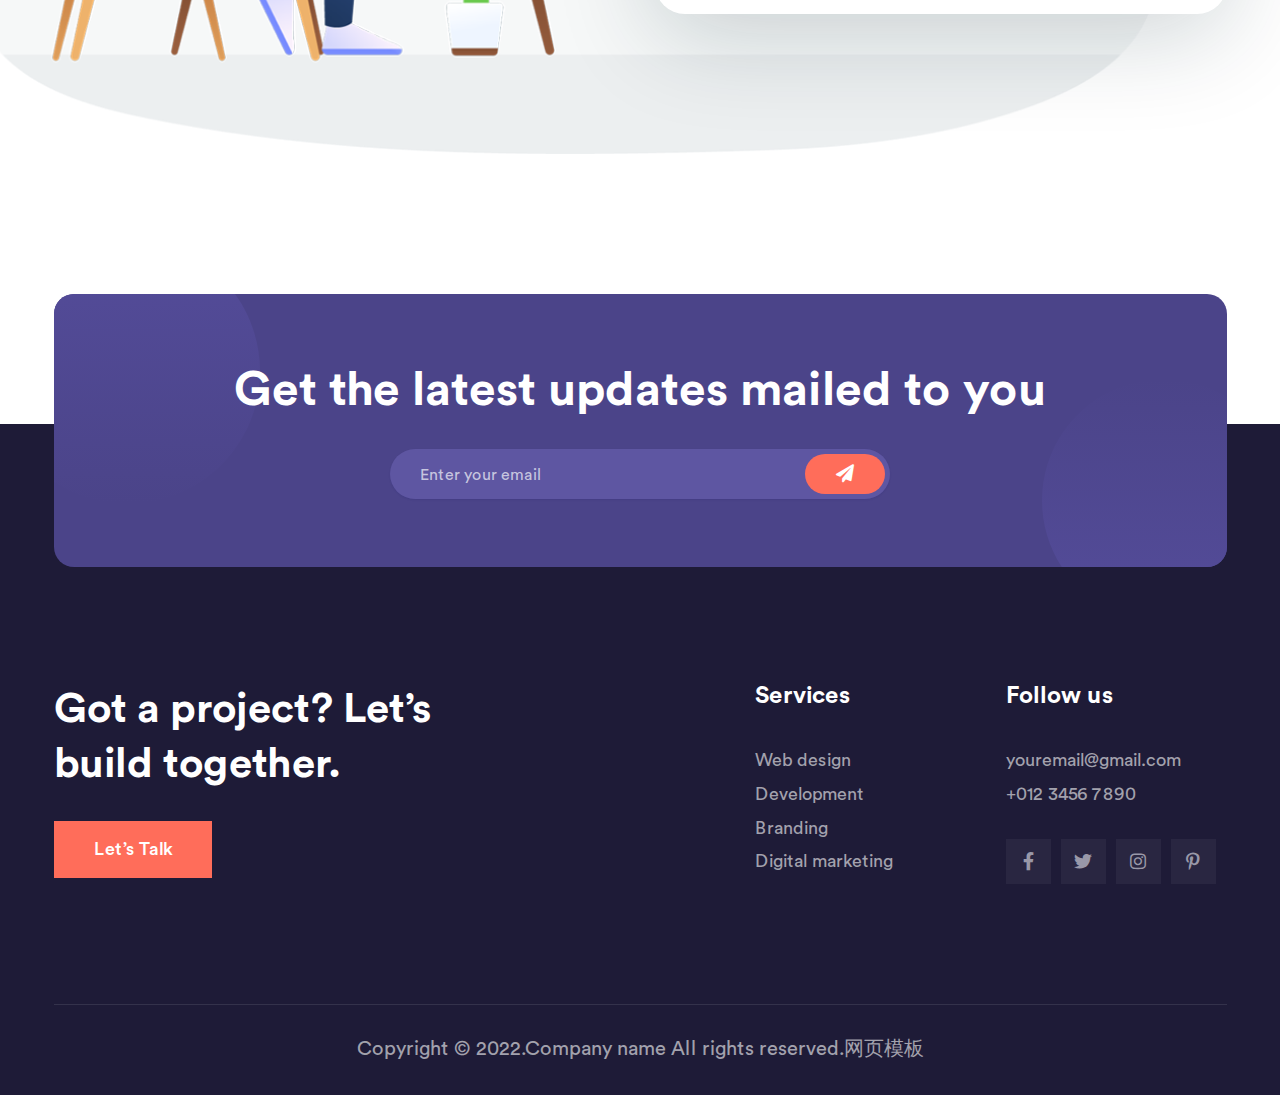
<file: contact.html>
<!DOCTYPE html>
<html class="no-js" lang="en">

<head>
  <!-- Meta Tags -->
  <meta charset="utf-8">
  <meta http-equiv="x-ua-compatible" content="ie=edge">
  <meta name="viewport" content="width=device-width, initial-scale=1">
  <meta name="author" content="Laralink">
  <!-- Site Title -->
  <title>Contact | Creative Agency</title>
  <link rel="stylesheet" href="static/css/fontawesome.min.css">
  <link rel="stylesheet" href="static/css/bootstrap.min.css">
  <link rel="stylesheet" href="static/css/lightgallery.min.css">
  <link rel="stylesheet" href="static/css/slick.css">
  <link rel="stylesheet" href="static/css/animate.css">
  <link rel="stylesheet" href="static/css/style.css">
  <!-- Theme Style -->
  <link rel="stylesheet" href="static/css/theme_11.css">
</head>

<body>
  <!-- Start Preloader -->
  <div class="cs-preloader cs-accent_color cs-white_bg">
    <div class="cs-preloader_bg cs-center cs-accent_7_bg_2">
      <div class="cs-preloader_in cs-accent_15_border">
        <img src="static/picture/logo.svg" alt="Logo">
      </div>
    </div>
  </div>
  <!-- End Preloader -->
  <!-- Start Header Section -->
  <header class="cs-site_header cs-style3 cs-type1 cs-primary_font">
    <div class="cs-main_header">
      <div class="container">
        <div class="cs-main_header_in">
          <div class="cs-main_header_left">
            <a class="cs-site_branding" href="index.html"><img src="static/picture/logo.svg" alt="Logo"></a>
          </div>
          <div class="cs-main_header_right">
            <div class="cs-hamburger_wrap cs-white">
              <div class="cs-hamburger">
                <span></span>
                <span></span>
                <span></span>
              </div>
            </div>
            <div class="cs-nav_wrap">
              <button class="cs-nav_cross cs-accent_bg cs-accent_bg_2_hover"><i class="fas fa-times"></i></button>
              <div class="cs-nav_out cs-accent_bg cs-white">
                <div class="cs-nav_in">
                  <a class="cs-site_branding" href="index.html"><img src="static/picture/logo2.svg" alt="Logo"></a>
                  <div class="cs-nav">
                    <ul class="cs-nav_list">
                      <li><a href="index.html">Home</a></li>
                      <li><a href="about.html">About</a></li>
                      <li><a href="service.html">Services</a></li>
                      <li><a href="blog.html">Blog</a></li>
                      <li class="menu-item-has-children">
                        <a href="#">Pages</a>
                        <ul>
                          <li><a href="career.html">Career</a></li>
                          <li><a href="team-details.html">Team Details</a></li>
                          <li><a href="blog-details.html">Blog Details 1</a></li>
                          <li><a href="blog-details-2.html">Blog Details 2</a></li>
                          <li><a href="coming-soon.html">Comingsoon</a></li>
                          <li><a href="404.html">Error Page</a></li>
                        </ul>
                      </li>
                      <li class="current-menu-item"><a href="">Contact</a></li>
                    </ul>
                  </div>
                  <div class="cs-toolbox">
                    <div class="cs-social_btns cs-style1">
                      <a href="#" class="cs-accent_bg cs-white_hover cs-accent_bg_2_hover"><i class="fab fa-facebook-f"></i></a>
                      <a href="#" class="cs-accent_bg cs-white_hover cs-accent_bg_2_hover"><i class="fab fa-twitter"></i></a>
                      <a href="#" class="cs-accent_bg cs-white_hover cs-accent_bg_2_hover"><i class="fab fa-instagram"></i></a>
                      <a href="#" class="cs-accent_bg cs-white_hover cs-accent_bg_2_hover"><i class="fab fa-pinterest-p"></i></a>
                    </div>
                    <div class="cs-height_20 cs-height_lg_20"></div>
                    <ul class="cs-mp0 cs-secondary_font">
                      <li>youremail@gmail.com</li>
                      <li>+012 3456 7890</li>
                    </ul>
                  </div>
                </div>
              </div>
            </div>
          </div>
        </div>
      </div>
    </div>
  </header>
  <!-- End Header Section -->

  <!-- Start Hero Seciton -->
  <div class="cs-hero cs-style11 cs-type1 cs-center cs-shape_animaiton">
    <div class="container">
      <div class="cs-hero_text">
        <h1 class="cs-hero_title cs-bold cs-white">Contact Us</h1>
        <ol class="cs-breadcrumb cs-style2 cs-type1 cs-white_80">
          <li class="cs-breadcrumb_item"><a href="index.html" class="cs-white">Home</a></li>
          <li class="cs-breadcrumb_item">Contact</li>
        </ol>
      </div>
    </div>
    <div class="cs-hero_img cs-bg" data-src="static/img/creative-agency/hero-img.jpg">
      <div class="cs-hero_img_circle"></div>
    </div>
    <div class="cs-hero_shape cs-posiiton1"><img src="static/picture/shape1.svg" alt="Shape"></div>
    <div class="cs-hero_shape cs-posiiton2"><img src="static/picture/shape2.svg" alt="Shape"></div>
    <div class="cs-hero_shape cs-posiiton3"><img src="static/picture/shape3.svg" alt="Shape"></div>
    <div class="cs-hero_shape cs-posiiton4"><img src="static/picture/shape4.svg" alt="Shape"></div>
    <div class="cs-hero_shape cs-posiiton5"><img src="static/picture/shape5.svg" alt="Shape"></div>
    <div class="cs-hero_shape cs-posiiton6"><img src="static/picture/shape6.svg" alt="Shape"></div>
    <div class="cs-hero_shape cs-posiiton7"><img src="static/picture/shape7.svg" alt="Shape"></div>
    <div class="cs-hero_shape cs-posiiton8"><img src="static/picture/shape8.svg" alt="Shape"></div>
    <div class="cs-hero_shape cs-posiiton9"><img src="static/picture/shape9.svg" alt="Shape"></div>
  </div>
  <!-- End Hero Seciton -->

  <!-- Start Contact -->
  <div>
    <div class="cs-height_140 cs-height_lg_80"></div>
    <div class="container">
      <div class="row">
        <div class="col-lg-6 offset-lg-6">
          <div class="position-relative">
            <div class="cs-contact cs-style1">
              <h4 class="cs-contact_title cs-bold">Get In Touch</h4>
              <form class="cs-contact_form">
                <input type="text" class="cs-form_field cs-accent_5_bg_2 cs-accent_30_border_2 cs-primary_color" placeholder="Your name">
                <div class="cs-height_20 cs-height_lg_20"></div>
                <input type="text" class="cs-form_field cs-accent_5_bg_2 cs-accent_30_border_2 cs-primary_color" placeholder="Subject">
                <div class="cs-height_20 cs-height_lg_20"></div>
                <input type="text" class="cs-form_field cs-accent_5_bg_2 cs-accent_30_border_2 cs-primary_color" placeholder="Email">
                <div class="cs-height_20 cs-height_lg_20"></div>
                <input type="text" class="cs-form_field cs-accent_5_bg_2 cs-accent_30_border_2 cs-primary_color" placeholder="Phone">
                <div class="cs-height_20 cs-height_lg_20"></div>
                <textarea cols="30" rows="5" class="cs-form_field cs-accent_5_bg_2 cs-accent_30_border_2 cs-primary_color" placeholder="Your Message"></textarea>
                <div class="cs-height_20 cs-height_lg_20"></div>
                <button class="cs-btn cs-style2 cs-accent_bg_2 cs-primary_font cs-semi_bold">Send Message</button>
              </form>
              <div class="cs-height_45 cs-height_lg_25"></div>
              <ul class="cs-contact_info cs-mp0">
                <li><i class="fas fa-phone-alt"></i>+123 4567 890 123</li>
                <li><i class="far fa-address-book"></i>yourmail@email.com</li>
                <li><i class="fas fa-map-marker-alt"></i>Your location, your street, house number</li>
              </ul>
            </div>
            <div class="cs-height_140 cs-height_lg_0"></div>
            <img src="static/picture/contact1.png" alt="" class="cs-contact_1_img">
          </div>
        </div>
      </div>
    </div>
  </div>
  <div class="cs-height_140 cs-height_lg_80"></div>
  <!-- End Contact -->

  <!-- Footer Section -->
  <div class="cs-height_130 cs-height_lg_130"></div>
  <footer class="cs-footer cs-style1 cs-type1 rounded-0 cs-dark_footer">
    <div class="container">
      <div class="row">
        <div class="col-lg-12">
          <div class="cs-newsletter cs-style2 cs-accent_bg_2 cs-shape_animaiton">
            <h2 class="cs-newsletter_title text-center cs-white cs-bold">Get the latest updates mailed to you</h2>
            <div class="cs-height_10 cs-height_lg_10"></div>
            <form action="#" class="cs-newsletter_form cs-rounded">
              <input type="email" class="cs-newsletter_input cs-white" placeholder="Enter your email">
              <button class="cs-newsletter_btn cs-rounded cs-white cs-accent_bg cs-accent_color_hover cs-white_bg_hover"><i class="fas fa-paper-plane"></i></button>
            </form>
            <div class="cs-hero_shape cs-posiiton15"><img src="static/picture/shape15.svg" alt="Shape"></div>
            <div class="cs-hero_shape cs-posiiton16"><img src="static/picture/shape16.svg" alt="Shape"></div>
          </div>
        </div>
      </div>
    </div>
    <div class="container">
      <div class="cs-height_115 cs-height_lg_75"></div>
      <div class="row">
        <div class="col-xl-7 col-lg-6">
          <div class="cs-cta cs-style6">
            <h2 class="cs-cta_title cs-bold cs-white">Got a project? Let’s <br>build together.</h2>
            <a href="" class="cs-btn cs-style2 cs-accent_bg cs-medium rounded-0 cs-primary_font">Let’s Talk</a>
          </div>
          <div class="cs-height_0 cs-height_lg_75"></div>
        </div>
        <div class="col-xl-5 col-lg-6">
          <div class="row">
            <div class="col-md-6">
              <div class="cs-footer_item widget_nav_menu">
                <h2 class="cs-widget_title cs-semi_bold">Services</h2>
                <ul class="menu">
                  <li><a href="#">Web design</a></li>
                  <li><a href="#">Development</a></li>
                  <li><a href="#">Branding</a></li>
                  <li><a href="#">Digital marketing</a></li>
                </ul>
              </div>
            </div>
            <div class="col-md-6">
              <div class="cs-footer_item cs-address_widgert">
                <h2 class="cs-widget_title cs-semi_bold">Follow us</h2>
                <ul>
                  <li>youremail@gmail.com</li>
                  <li>+012 3456 7890</li>
                </ul>
                <div class="cs-height_30 cs-height_lg_30"></div>
                <div class="cs-social_btns cs-style1">
                  <a href="#" class="cs-accent_bg_hover cs-white_hover cs-white_5_bg cs-ternary_color rounded-0"><i class="fab fa-facebook-f"></i></a>
                  <a href="#" class="cs-accent_bg_hover cs-white_hover cs-white_5_bg cs-ternary_color rounded-0"><i class="fab fa-twitter"></i></a>
                  <a href="#" class="cs-accent_bg_hover cs-white_hover cs-white_5_bg cs-ternary_color rounded-0"><i class="fab fa-instagram"></i></a>
                  <a href="#" class="cs-accent_bg_hover cs-white_hover cs-white_5_bg cs-ternary_color rounded-0"><i class="fab fa-pinterest-p"></i></a>
                </div>
              </div>
            </div>
          </div>
        </div>
      </div>
      <div class="cs-height_90 cs-height_lg_50"></div>
      <hr>
    </div>
    <div class="cs-copyright text-center">
      Copyright &copy; 2022.Company name All rights reserved.<a target="_blank" href="https://sc.chinaz.com/moban/">&#x7F51;&#x9875;&#x6A21;&#x677F;</a>
    </div>
  </footer>
  <!-- Footer Section -->

  <!-- Start Video Popup -->
  <div class="cs-video_popup">
    <div class="cs-video_popup_overlay"></div>
    <div class="cs-video_popup_content">
      <div class="cs-video_popup_layer"></div>
      <div class="cs-video_popup_container">
        <div class="cs-video_popup_align">
          <div class="embed-responsive embed-responsive-16by9">
            <iframe class="embed-responsive-item" src="javascript:;"></iframe>
          </div>
        </div>
        <div class="cs-video_popup_close"></div>
      </div>
    </div>
  </div>
  <!-- End Video Popup -->

  <!-- Script -->
  <script src="static/js/jquery-3.6.0.min.js"></script>
  <script src="static/js/isotope.pkg.min.js"></script>
  <script src="static/js/jquery.slick.min.js"></script>
  <script src="static/js/lightgallery.min.js"></script>
  <script src="static/js/jquery.counter.min.js"></script>
  <script src="static/js/wow.min.js"></script>
  <script src="static/js/main.js"></script>
</body>
</html>
</file>
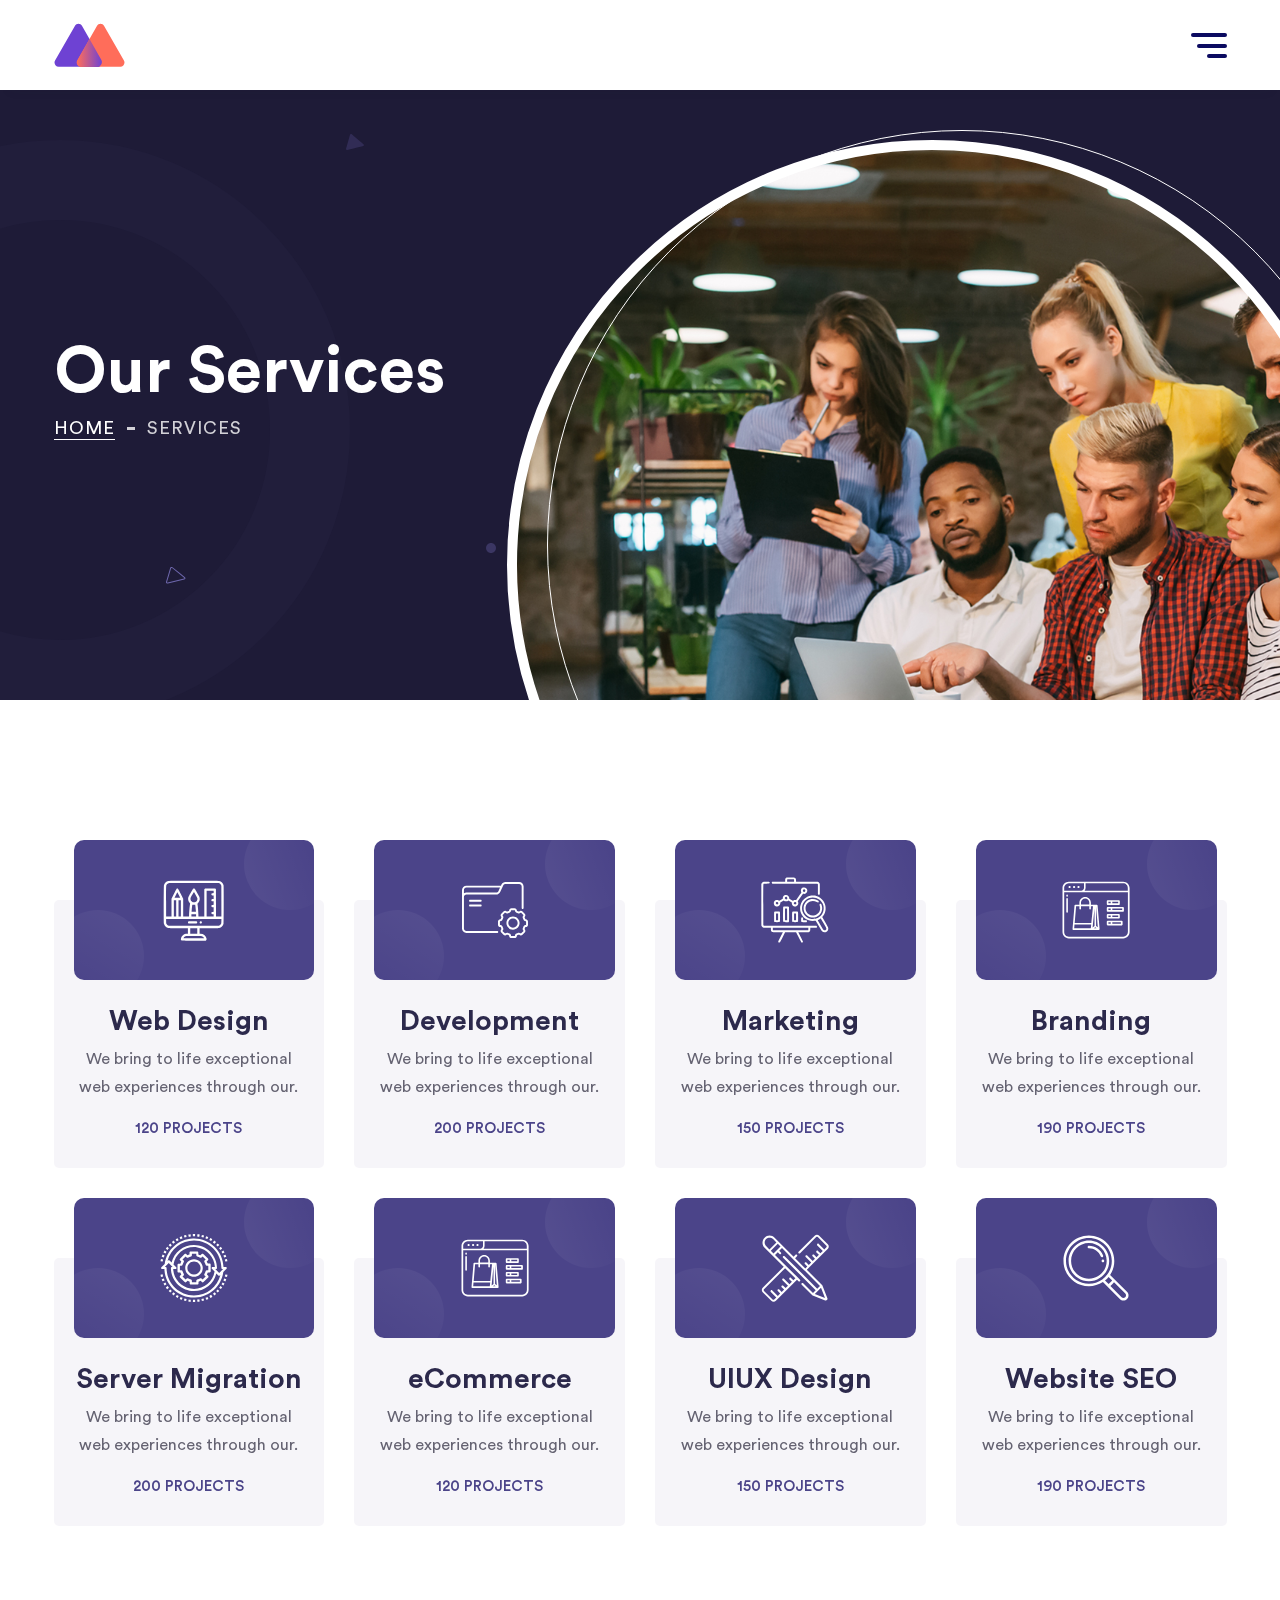
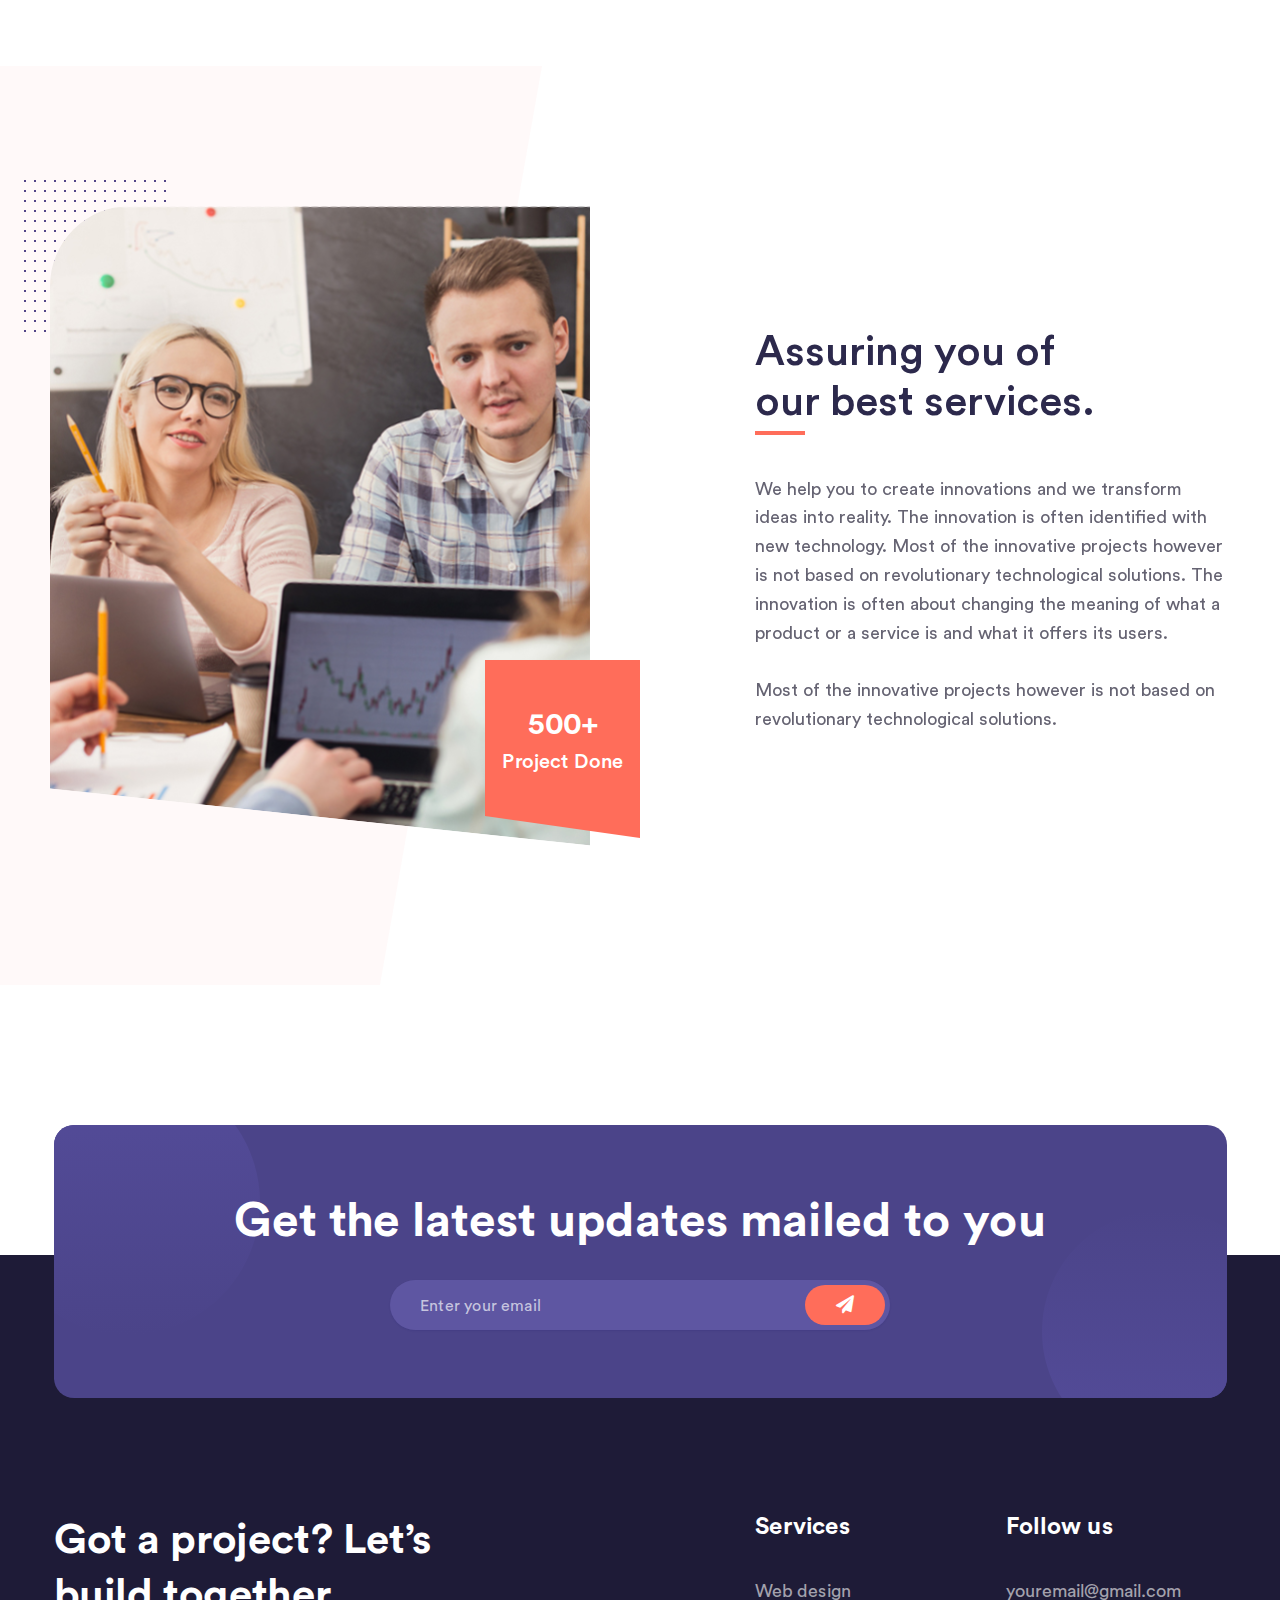
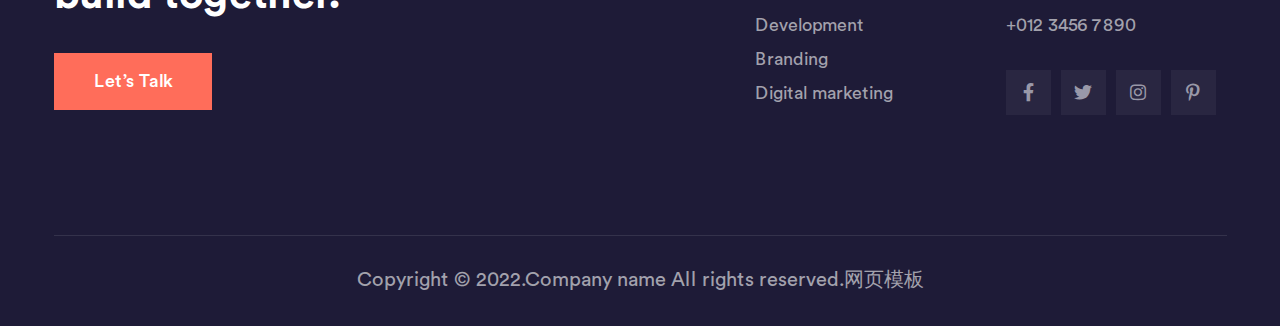
<file: service.html>
<!DOCTYPE html>
<html class="no-js" lang="en">

<head>
  <!-- Meta Tags -->
  <meta charset="utf-8">
  <meta http-equiv="x-ua-compatible" content="ie=edge">
  <meta name="viewport" content="width=device-width, initial-scale=1">
  <meta name="author" content="Laralink">
  <!-- Site Title -->
  <title>Services | Creative Agency</title>
  <link rel="stylesheet" href="static/css/fontawesome.min.css">
  <link rel="stylesheet" href="static/css/bootstrap.min.css">
  <link rel="stylesheet" href="static/css/lightgallery.min.css">
  <link rel="stylesheet" href="static/css/slick.css">
  <link rel="stylesheet" href="static/css/animate.css">
  <link rel="stylesheet" href="static/css/style.css">
  <!-- Theme Style -->
  <link rel="stylesheet" href="static/css/theme_11.css">
</head>

<body>
  <!-- Start Preloader -->
  <div class="cs-preloader cs-accent_color cs-white_bg">
    <div class="cs-preloader_bg cs-center cs-accent_7_bg_2">
      <div class="cs-preloader_in cs-accent_15_border">
        <img src="static/picture/logo.svg" alt="Logo">
      </div>
    </div>
  </div>
  <!-- End Preloader -->
  <!-- Start Header Section -->
  <header class="cs-site_header cs-style3 cs-type1 cs-primary_font">
    <div class="cs-main_header">
      <div class="container">
        <div class="cs-main_header_in">
          <div class="cs-main_header_left">
            <a class="cs-site_branding" href="index.html"><img src="static/picture/logo.svg" alt="Logo"></a>
          </div>
          <div class="cs-main_header_right">
            <div class="cs-hamburger_wrap cs-white">
              <div class="cs-hamburger">
                <span></span>
                <span></span>
                <span></span>
              </div>
            </div>
            <div class="cs-nav_wrap">
              <button class="cs-nav_cross cs-accent_bg cs-accent_bg_2_hover"><i class="fas fa-times"></i></button>
              <div class="cs-nav_out cs-accent_bg cs-white">
                <div class="cs-nav_in">
                  <a class="cs-site_branding" href="index.html"><img src="static/picture/logo2.svg" alt="Logo"></a>
                  <div class="cs-nav">
                    <ul class="cs-nav_list">
                      <li><a href="index.html">Home</a></li>
                      <li><a href="about.html">About</a></li>
                      <li class="current-menu-item"><a href="">Services</a></li>
                      <li><a href="blog.html">Blog</a></li>
                      <li class="menu-item-has-children">
                        <a href="#">Pages</a>
                        <ul>
                          <li><a href="career.html">Career</a></li>
                          <li><a href="team-details.html">Team Details</a></li>
                          <li><a href="blog-details.html">Blog Details 1</a></li>
                          <li><a href="blog-details-2.html">Blog Details 2</a></li>
                          <li><a href="coming-soon.html">Comingsoon</a></li>
                          <li><a href="404.html">Error Page</a></li>
                        </ul>
                      </li>
                      <li><a href="contact.html">Contact</a></li>
                    </ul>
                  </div>
                  <div class="cs-toolbox">
                    <div class="cs-social_btns cs-style1">
                      <a href="#" class="cs-accent_bg cs-white_hover cs-accent_bg_2_hover"><i class="fab fa-facebook-f"></i></a>
                      <a href="#" class="cs-accent_bg cs-white_hover cs-accent_bg_2_hover"><i class="fab fa-twitter"></i></a>
                      <a href="#" class="cs-accent_bg cs-white_hover cs-accent_bg_2_hover"><i class="fab fa-instagram"></i></a>
                      <a href="#" class="cs-accent_bg cs-white_hover cs-accent_bg_2_hover"><i class="fab fa-pinterest-p"></i></a>
                    </div>
                    <div class="cs-height_20 cs-height_lg_20"></div>
                    <ul class="cs-mp0 cs-secondary_font">
                      <li>youremail@gmail.com</li>
                      <li>+086 18154444454</li>
                    </ul>
                  </div>
                </div>
              </div>
            </div>
          </div>
        </div>
      </div>
    </div>
  </header>
  <!-- End Header Section -->

  <!-- Start Hero Seciton -->
  <div class="cs-hero cs-style11 cs-type1 cs-center cs-shape_animaiton">
    <div class="container">
      <div class="cs-hero_text">
        <h1 class="cs-hero_title cs-bold cs-white">Our Services</h1>
        <ol class="cs-breadcrumb cs-style2 cs-type1 cs-white_80">
          <li class="cs-breadcrumb_item"><a href="index.html" class="cs-white">Home</a></li>
          <li class="cs-breadcrumb_item">Services</li>
        </ol>
      </div>
    </div>
    <div class="cs-hero_img cs-bg" data-src="static/img/creative-agency/hero-img.jpg">
      <div class="cs-hero_img_circle"></div>
    </div>
    <div class="cs-hero_shape cs-posiiton1"><img src="static/picture/shape1.svg" alt="Shape"></div>
    <div class="cs-hero_shape cs-posiiton2"><img src="static/picture/shape2.svg" alt="Shape"></div>
    <div class="cs-hero_shape cs-posiiton3"><img src="static/picture/shape3.svg" alt="Shape"></div>
    <div class="cs-hero_shape cs-posiiton4"><img src="static/picture/shape4.svg" alt="Shape"></div>
    <div class="cs-hero_shape cs-posiiton5"><img src="static/picture/shape5.svg" alt="Shape"></div>
    <div class="cs-hero_shape cs-posiiton6"><img src="static/picture/shape6.svg" alt="Shape"></div>
    <div class="cs-hero_shape cs-posiiton7"><img src="static/picture/shape7.svg" alt="Shape"></div>
    <div class="cs-hero_shape cs-posiiton8"><img src="static/picture/shape8.svg" alt="Shape"></div>
    <div class="cs-hero_shape cs-posiiton9"><img src="static/picture/shape9.svg" alt="Shape"></div>
  </div>
  <!-- End Hero Seciton -->

  <!-- Start Iconbox Section -->
  <div class="cs-height_140 cs-height_lg_80"></div>
  <div class="container">
    <div class="row">
      <div class="col-lg-3 col-sm-6">
        <div class="cs-icon_box cs-style7 text-center">
          <div class="cs-icon_box_icon cs-center cs-accent_bg_2">
            <svg width="61" height="61" viewbox="0 0 61 61" fill="none" xmlns="http://www.w3.org/2000/svg">
              <path d="M5.26006 0.900028C3.13006 1.47003 1.51006 3.11004 0.950059 5.26004C0.680059 6.27004 0.680059 42.73 0.950059 43.73C1.51006 45.9 3.14006 47.52 5.31006 48.09C5.87006 48.24 7.44006 48.27 15.4401 48.27H24.9001V50.96V53.65H24.1701C20.8401 53.65 18.3601 55.72 17.9501 58.8C17.8301 59.67 17.8401 59.76 18.0701 60.06C18.2001 60.24 18.4301 60.45 18.5901 60.52C18.8101 60.64 21.5801 60.67 30.8401 60.67H42.8201L43.1801 60.34C43.6401 59.93 43.7401 59.25 43.4701 58.23C42.7601 55.44 40.4301 53.64 37.5201 53.64H36.6001V50.95V48.26H46.0601C54.0601 48.26 55.6301 48.24 56.1901 48.08C58.3601 47.52 59.9801 45.89 60.5501 43.72C60.8201 42.71 60.8201 6.25003 60.5501 5.25003C59.9901 3.08003 58.3601 1.46002 56.1901 0.890018C55.2101 0.640018 6.21006 0.660028 5.26006 0.900028ZM56.2901 3.37005C56.9901 3.70005 57.7501 4.46004 58.0801 5.16004L58.3301 5.70003L58.3701 21.12L58.3901 36.55H55.7001H53.0001L52.9801 22.84L52.9401 9.13001L52.5501 8.79002L52.1601 8.44002L47.0701 8.48001L41.9701 8.52005L41.6301 8.91004L41.2901 9.28001V22.92V36.56H38.3601H35.4301V36.12C35.4201 33.47 35.0101 27.69 34.6301 25.11L34.4301 23.72L35.1101 22.97C35.8101 22.21 36.1301 21.71 36.4401 20.83C36.8701 19.61 36.8401 17.93 36.3301 16.74C36.1901 16.41 35.1101 14.47 33.9501 12.44C32.0901 9.20002 31.7701 8.73002 31.4101 8.54002C30.9201 8.29002 30.5001 8.36002 30.1301 8.74002C29.6401 9.26002 25.5801 16.47 25.3401 17.25C24.7401 19.25 25.2901 21.47 26.7701 23.05L27.1101 23.41L26.8801 25.1C26.4701 28.02 26.0501 33.55 26.0501 36.12V36.56H23.1201H20.1901V27.66V18.76L17.7101 13.8C15.1501 8.67003 15.0201 8.46004 14.3401 8.46004C13.6601 8.46004 13.5301 8.67003 10.9701 13.8L8.50006 18.76V27.66V36.56H5.81006H3.12006V21.36C3.12006 4.83004 3.10006 5.57001 3.76006 4.58001C4.18006 3.98001 4.79006 3.53001 5.52006 3.28001C6.07006 3.09001 7.63006 3.08003 30.9301 3.10003L55.7501 3.12005L56.2901 3.37005ZM50.6501 11.95V13.11L49.8201 13.16C49.0601 13.2 48.9501 13.23 48.6501 13.58C48.4401 13.81 48.3101 14.08 48.3101 14.31C48.3101 14.54 48.4401 14.8 48.6501 15.04C48.9501 15.39 49.0601 15.43 49.8201 15.46L50.6501 15.51V17.24V18.97L49.8201 19.02C49.0601 19.06 48.9501 19.09 48.6501 19.44C48.4401 19.67 48.3101 19.94 48.3101 20.17C48.3101 20.4 48.4401 20.66 48.6501 20.9C48.9501 21.25 49.0601 21.29 49.8201 21.32L50.6501 21.37V23.1V24.83L49.8201 24.88C49.0601 24.92 48.9501 24.95 48.6501 25.3C48.4401 25.53 48.3101 25.8 48.3101 26.03C48.3101 26.26 48.4401 26.52 48.6501 26.76C48.9501 27.11 49.0601 27.15 49.8201 27.18L50.6501 27.23V29.55V31.87L49.8201 31.92C49.0601 31.96 48.9501 31.99 48.6501 32.34C48.4401 32.57 48.3101 32.84 48.3101 33.07C48.3101 33.3 48.4401 33.56 48.6501 33.8C48.9501 34.15 49.0601 34.19 49.8201 34.22L50.6501 34.27V35.4V36.56H47.1401H43.6301V23.68V10.8H47.1401H50.6501V11.95ZM32.6701 14.88C33.7601 16.75 34.2901 17.81 34.3801 18.22C34.6801 19.7 33.8601 21.35 32.4701 22.05C31.7801 22.41 30.6101 22.48 29.8001 22.21C28.9701 21.93 27.9601 20.93 27.6701 20.1C27.4001 19.3 27.4101 18.25 27.7201 17.58C28.1901 16.54 30.9001 11.95 31.0001 12.04C31.0501 12.11 31.8001 13.37 32.6701 14.88ZM15.8001 15.07L17.1701 17.82H14.3601H11.5501L12.9201 15.07C13.6801 13.56 14.3301 12.32 14.3601 12.32C14.3901 12.32 15.0401 13.56 15.8001 15.07ZM13.1901 28.36V36.56H12.0201H10.8501V28.36V20.16H12.0201H13.1901V28.36ZM17.8701 28.36V36.56H16.7001H15.5301V28.36V20.16H16.7001H17.8701V28.36ZM32.3501 25.75C32.4901 26.79 32.8101 29.97 32.8901 31.19L32.9401 31.87H30.7501H28.5701L28.6101 31.48C28.6201 31.28 28.6901 30.39 28.7601 29.52C28.8801 28.07 29.1601 25.66 29.3001 24.95L29.3601 24.66L30.7901 24.68L32.2201 24.7L32.3501 25.75ZM33.0901 35.38V36.55H30.7501H28.4101V35.38V34.21H30.7501H33.0901V35.38ZM58.3601 41.09C58.3201 43.05 58.3001 43.35 58.0801 43.83C57.7501 44.53 56.9901 45.29 56.2901 45.62L55.7501 45.87H30.7501H5.75006L5.21006 45.62C4.51006 45.29 3.75006 44.53 3.42006 43.83C3.20006 43.35 3.17006 43.05 3.14006 41.09L3.09006 38.9H30.7501H58.4101L58.3601 41.09ZM34.2601 50.96V53.65H30.7501H27.2401V50.96V48.27H30.7501H34.2601V50.96ZM38.7901 56.17C39.5601 56.4 40.2801 56.93 40.7001 57.6C40.9001 57.9 41.0501 58.2 41.0501 58.24C41.0501 58.28 36.4101 58.33 30.7501 58.33C25.0901 58.33 20.4501 58.28 20.4501 58.24C20.4501 58.02 21.1901 57.05 21.6001 56.74C22.5701 55.99 22.4401 56 30.7101 55.99C37.0101 55.99 38.2901 56.01 38.7901 56.17Z" fill="white"></path>
              <path d="M25.65 41.35C25.28 41.5 24.9 42.0401 24.9 42.4201C24.9 42.6301 25.03 42.9 25.24 43.13L25.58 43.5201L29.51 43.56L33.43 43.6L33.82 43.25C34.14 42.97 34.21 42.8301 34.21 42.4201C34.21 42.0101 34.14 41.87 33.82 41.59L33.45 41.25L29.67 41.26C27.59 41.25 25.77 41.3 25.65 41.35Z" fill="white"></path>
              <path d="M37.3501 41.3501C36.9801 41.5001 36.6001 42.0401 36.6001 42.4201C36.6001 42.8901 37.1401 43.45 37.6701 43.53C38.0301 43.59 38.1601 43.5401 38.4901 43.2501C38.8201 42.9601 38.8901 42.8201 38.8901 42.4101C38.8901 42.0001 38.8201 41.86 38.5001 41.58C38.1101 41.24 37.8001 41.1701 37.3501 41.3501Z" fill="white"></path>
            </svg>              
            <div class="cs-icon_box_shape1"></div>
            <div class="cs-icon_box_shape2"></div>
          </div>
          <div class="cs-icon_box_info cs-accent_5_bg_2">
            <h2 class="cs-icon_box_title cs-bold">Web Design</h2>
            <div class="cs-icon_box_subtitle">We bring to life exceptional web experiences through our.</div>
            <div class="cs-icon_box_meta cs-accent_color_2 cs-medium text-uppercase">120 Projects</div>
          </div>
        </div><!-- .col -->
        <div class="cs-height_30 cs-height_lg_30"></div>
      </div>
      <div class="col-lg-3 col-sm-6">
        <div class="cs-icon_box cs-style7 text-center">
          <div class="cs-icon_box_icon cs-center cs-accent_bg_2">
            <svg width="66" height="56" viewbox="0 0 66 56" fill="none" xmlns="http://www.w3.org/2000/svg">
              <path d="M18.7043 22.4895H8.00513C7.47661 22.4895 7.03833 22.9242 7.03833 23.4484C7.03833 23.9726 7.47661 24.4073 8.00513 24.4073H18.7043C19.2329 24.4073 19.6711 23.9726 19.6711 23.4484C19.6711 22.9242 19.2329 22.4895 18.7043 22.4895Z" fill="white"></path>
              <path d="M18.7043 17.7206H8.00513C7.47661 17.7206 7.03833 18.1553 7.03833 18.6795C7.03833 19.2037 7.47661 19.6384 8.00513 19.6384H18.7043C19.2329 19.6384 19.6711 19.2037 19.6711 18.6795C19.6711 18.1553 19.2329 17.7206 18.7043 17.7206Z" fill="white"></path>
              <path d="M63.6668 37.2438C63.4992 37.2438 63.3446 37.1416 63.293 36.9754C63.1125 36.4384 62.8805 35.9014 62.6356 35.39C62.5582 35.2365 62.584 35.0575 62.7129 34.9297C63.6282 34.0219 63.6282 32.5644 62.7129 31.6566L60.5215 29.4831C59.6063 28.5754 58.1367 28.5754 57.2215 29.4831C57.1055 29.5982 56.9121 29.6365 56.7574 29.5598C56.2418 29.3041 55.7004 29.0868 55.159 28.9078C55.0043 28.8566 54.8883 28.7032 54.8883 28.537C54.8883 27.2585 53.8442 26.2228 52.5551 26.2228H49.4485C48.1594 26.2228 47.1153 27.2585 47.1153 28.537C47.1153 28.7032 47.0121 28.8566 46.8446 28.9078C46.3032 29.0868 45.7617 29.3169 45.2461 29.5598C45.0914 29.6365 44.911 29.611 44.7821 29.4831C43.8668 28.5754 42.3973 28.5754 41.4821 29.4831L39.2906 31.6566C38.3754 32.5644 38.3754 34.0219 39.2906 34.9297C39.4067 35.0448 39.4453 35.2365 39.368 35.39C39.1102 35.9014 38.891 36.4384 38.7106 36.9754C38.659 37.1288 38.5043 37.2438 38.3367 37.2438C37.0477 37.2438 36.0035 38.2795 36.0035 39.558V42.6393C36.0035 43.9178 37.0477 44.9534 38.3367 44.9534C38.5043 44.9534 38.659 45.0557 38.7106 45.2219C38.891 45.7589 39.1231 46.2959 39.368 46.8073C39.4453 46.9607 39.4196 47.1397 39.2906 47.2676C38.3754 48.1754 38.3754 49.6329 39.2906 50.5406L41.4821 52.7142C42.3973 53.6219 43.8668 53.6219 44.7821 52.7142C44.8981 52.5991 45.0914 52.5607 45.2461 52.6375C45.7617 52.8932 46.3032 53.1105 46.8446 53.2895C46.9992 53.3406 47.1153 53.4941 47.1153 53.6603C47.1153 54.9388 48.1594 55.9744 49.4485 55.9744H52.5551C53.8442 55.9744 54.8883 54.9388 54.8883 53.6603C54.8883 53.4941 54.9914 53.3406 55.159 53.2895C55.7004 53.1105 56.2418 52.8804 56.7574 52.6375C56.9121 52.5607 57.0926 52.5863 57.2215 52.7142C58.1367 53.6219 59.6063 53.6219 60.5215 52.7142L62.7129 50.5406C63.6282 49.6329 63.6282 48.1754 62.7129 47.2676C62.5969 47.1525 62.5582 46.9607 62.6356 46.8073C62.8934 46.2959 63.1125 45.7589 63.293 45.2219C63.3446 45.0685 63.4992 44.9534 63.6668 44.9534C64.9559 44.9534 66 43.9178 66 42.6393V39.558C66 38.2922 64.9559 37.2438 63.6668 37.2438ZM64.0664 42.6393C64.0664 42.8566 63.886 43.0356 63.6668 43.0356C62.6614 43.0356 61.7719 43.6621 61.4625 44.6082C61.3078 45.0685 61.1145 45.516 60.8953 45.9635C60.4571 46.8585 60.6246 47.9196 61.3336 48.6228C61.4883 48.7763 61.4883 49.032 61.3336 49.1854L59.1422 51.3589C58.9875 51.5123 58.7297 51.5123 58.575 51.3589C57.866 50.6557 56.7832 50.4767 55.8938 50.9242C55.4555 51.1416 54.9914 51.3333 54.5274 51.4868C53.5864 51.8064 52.9418 52.6886 52.9418 53.6731C52.9418 53.8904 52.7614 54.0694 52.5422 54.0694H49.4356C49.2164 54.0694 49.036 53.8904 49.036 53.6731C49.036 52.6758 48.4043 51.7936 47.4504 51.4868C46.9864 51.3333 46.5352 51.1416 46.0969 50.9242C45.7617 50.758 45.4137 50.6813 45.0657 50.6813C44.4598 50.6813 43.8668 50.9114 43.4156 51.3589C43.261 51.5123 43.0032 51.5123 42.8485 51.3589L40.6571 49.1854C40.5024 49.032 40.5024 48.7763 40.6571 48.6228C41.366 47.9196 41.5465 46.8457 41.0953 45.9635C40.8762 45.5288 40.6828 45.0685 40.5282 44.6082C40.2059 43.6749 39.3164 43.0356 38.3239 43.0356C38.1047 43.0356 37.9242 42.8566 37.9242 42.6393V39.558C37.9242 39.3406 38.1047 39.1617 38.3239 39.1617C39.3293 39.1617 40.2188 38.5352 40.5282 37.589C40.6828 37.1288 40.8762 36.6813 41.0953 36.2466C41.5336 35.3516 41.366 34.2904 40.6571 33.5872C40.5024 33.4338 40.5024 33.1781 40.6571 33.0247L42.8485 30.8511C43.0032 30.6977 43.261 30.6977 43.4156 30.8511C44.1246 31.5543 45.2074 31.7333 46.0969 31.2859C46.5352 31.0685 46.9992 30.8767 47.4633 30.7233C48.4043 30.4037 49.0489 29.5215 49.0489 28.537C49.0489 28.3196 49.2293 28.1406 49.4485 28.1406H52.5551C52.7742 28.1406 52.9547 28.3196 52.9547 28.537C52.9547 29.5343 53.5864 30.4164 54.5403 30.7233C55.0043 30.8767 55.4555 31.0685 55.8938 31.2859C56.7961 31.7206 57.866 31.5543 58.575 30.8511C58.7297 30.6977 58.9875 30.6977 59.1422 30.8511L61.3336 33.0247C61.4883 33.1781 61.4883 33.4338 61.3336 33.5872C60.6246 34.2904 60.4442 35.3644 60.8953 36.2466C61.1145 36.6813 61.3078 37.1416 61.4625 37.589C61.7848 38.5224 62.6742 39.1617 63.6668 39.1617C63.886 39.1617 64.0664 39.3406 64.0664 39.558V42.6393Z" fill="white"></path>
              <path d="M50.9953 34.5589C47.3601 34.5589 44.3953 37.4995 44.3953 41.105C44.3953 44.7105 47.3601 47.6511 50.9953 47.6511C54.6304 47.6511 57.5953 44.7105 57.5953 41.105C57.5953 37.4995 54.6304 34.5589 50.9953 34.5589ZM50.9953 45.7205C48.43 45.7205 46.3289 43.6493 46.3289 41.0922C46.3289 38.5352 48.4171 36.4639 50.9953 36.4639C53.5734 36.4639 55.6617 38.5352 55.6617 41.0922C55.6617 43.6493 53.5605 45.7205 50.9953 45.7205Z" fill="white"></path>
              <path d="M35.2945 49.0192L4.42148 49.032C3.04219 49.032 1.93359 47.9324 1.93359 46.5644V14.9589C1.93359 13.5909 3.05508 12.4913 4.42148 12.4913H34.173C35.9004 12.4913 37.4859 11.4813 38.1949 9.92146L41.2113 3.37534C41.6109 2.49315 42.5004 1.93059 43.4801 1.93059H57.1828C58.5621 1.93059 59.6707 3.03014 59.6707 4.39817V26.095C59.6707 26.6192 60.109 27.0539 60.6375 27.0539C61.166 27.0539 61.6043 26.6192 61.6043 26.095V4.39817C61.6043 1.96895 59.6191 0.0127869 57.1828 0.0127869H43.4801C41.7527 0.0127869 40.1801 1.02283 39.4582 2.58265L38.9426 3.69498L4.42148 3.68219C1.98516 3.68219 0 5.65114 0 8.08037V46.5644C0 48.9936 1.97227 50.9498 4.42148 50.9498L35.2945 50.937C35.823 50.937 36.2613 50.5023 36.2613 49.9781C36.2613 49.4539 35.8359 49.0192 35.2945 49.0192ZM4.42148 5.6L38.0531 5.61279L36.4289 9.12877C36.0293 10.011 35.1398 10.5735 34.1602 10.5735H4.42148C3.49336 10.5735 2.64258 10.8548 1.93359 11.3406V8.08037C1.93359 6.71233 3.04219 5.6 4.42148 5.6Z" fill="white"></path>
            </svg>              
            <div class="cs-icon_box_shape1"></div>
            <div class="cs-icon_box_shape2"></div>
          </div>
          <div class="cs-icon_box_info cs-accent_5_bg_2">
            <h2 class="cs-icon_box_title cs-bold">Development</h2>
            <div class="cs-icon_box_subtitle">We bring to life exceptional web experiences through our.</div>
            <div class="cs-icon_box_meta cs-accent_color_2 cs-medium text-uppercase">200 Projects</div>
          </div>
        </div><!-- .col -->
        <div class="cs-height_30 cs-height_lg_30"></div>
      </div>
      <div class="col-lg-3 col-sm-6">
        <div class="cs-icon_box cs-style7 text-center">
          <div class="cs-icon_box_icon cs-center cs-accent_bg_2">
            <svg width="68" height="66" viewbox="0 0 68 66" fill="none" xmlns="http://www.w3.org/2000/svg">
              <path d="M25.54 0.600021C24.48 1.15002 24.17 1.80002 24.17 3.45002V4.70002L17.68 4.74001L11.19 4.78L10.94 5.09001C10.6 5.51001 10.63 5.97002 11.02 6.35002L11.33 6.68H33.8H56.27L56.58 7.01003L56.91 7.32004V12.28V17.24L57.21 17.52C57.59 17.87 58.09 17.89 58.49 17.56L58.8 17.31L58.84 12.61C58.87 10.03 58.84 7.62001 58.8 7.24001C58.7 6.38001 58.13 5.52003 57.4 5.11003L56.84 4.78L45.95 4.74001L35.07 4.71003L35.02 3.36003C34.98 2.14003 34.94 1.95003 34.61 1.46003C33.93 0.430031 33.73 0.390011 29.58 0.390011C26.52 0.390011 25.87 0.430021 25.54 0.600021ZM32.99 2.57004C33.03 2.69004 33.07 3.21002 33.07 3.75002V4.72004H29.6H26.13V3.63C26.13 3.03 26.17 2.49002 26.22 2.45002C26.26 2.40002 27.79 2.36003 29.61 2.36003C32.49 2.36003 32.93 2.39004 32.99 2.57004Z" fill="white"></path>
              <path d="M2.24996 4.91003C1.44996 5.20003 1.07996 5.51 0.699956 6.28L0.329956 6.99001V27.69C0.329956 42.83 0.369956 48.52 0.469956 48.85C0.719956 49.58 1.23996 50.16 1.94996 50.49C2.59996 50.79 2.69996 50.8 6.25996 50.8H9.88996V52.11C9.88996 53.46 10.02 53.93 10.53 54.52C11.11 55.17 11.18 55.19 16.7 55.25L21.89 55.32L19.56 59.84C18.29 62.33 17.24 64.51 17.23 64.7C17.22 65.47 18.36 65.9 18.89 65.32C19.03 65.15 20.26 62.82 21.63 60.15L24.1 55.27L29.59 55.31L35.08 55.34L37.66 60.36C39.07 63.12 40.32 65.44 40.42 65.51C40.52 65.58 40.79 65.63 41.02 65.63C41.54 65.63 42.03 65.08 41.92 64.58C41.88 64.4 40.82 62.25 39.56 59.8L37.28 55.35L42.4 55.28C48.2 55.2 48.21 55.2 48.88 54.19C49.19 53.72 49.23 53.52 49.27 52.24L49.32 50.83H52.37C55.25 50.83 55.43 50.82 55.76 50.55C56.23 50.18 56.23 49.5 55.76 49.14L55.41 48.86H29.13C2.98996 48.86 2.81996 48.86 2.55996 48.6C2.29996 48.34 2.29996 48.17 2.29996 27.78C2.29996 7.39 2.29996 7.22003 2.55996 6.96003C2.80996 6.71003 2.98996 6.70002 5.43996 6.70002C8.05996 6.70002 8.06996 6.70004 8.38996 6.37004C8.77996 5.99004 8.80995 5.53003 8.46995 5.11003C8.21995 4.80003 8.17996 4.80004 5.47996 4.77004C3.38996 4.73004 2.63996 4.77003 2.24996 4.91003ZM47.34 51.9C47.34 52.57 47.27 53.05 47.18 53.14C47.06 53.26 42.99 53.3 29.65 53.3C20.09 53.3 12.18 53.26 12.06 53.22C11.89 53.15 11.85 52.92 11.85 51.98V50.81H29.6H47.34V51.9Z" fill="white"></path>
              <path d="M41.92 10.61C40.58 11.15 39.81 12.38 39.9 13.81C39.93 14.26 40.06 14.81 40.17 15.05C40.28 15.29 40.39 15.55 40.39 15.6C40.39 15.67 39.21 17.35 37.78 19.36L35.16 23.01L34.2 23C33.36 23 33.15 23.04 32.51 23.41L31.79 23.82L30.05 22.82L28.31 21.81L28.28 21.02C28.2 19.21 26.87 17.9 25.06 17.89C24.35 17.88 24.09 17.94 23.51 18.27C22.42 18.86 21.78 19.96 21.78 21.22V21.85L20.05 22.82L18.31 23.8L17.66 23.43C16.76 22.95 16.08 22.85 15.17 23.12C13.42 23.63 12.42 25.4 12.93 27.13C13.19 28.03 13.75 28.71 14.61 29.13C16.76 30.2 19.28 28.62 19.3 26.2V25.48L21.03 24.51L22.76 23.54L23.43 23.92C23.99 24.25 24.23 24.3 25.07 24.3C25.91 24.3 26.14 24.25 26.71 23.92L27.36 23.55L29.09 24.51L30.82 25.48L30.83 26.2C30.84 27.51 31.54 28.6 32.73 29.16C35.51 30.47 38.35 27.48 36.96 24.72L36.71 24.24L39.37 20.51L42.03 16.79L42.78 16.87C43.71 16.96 44.53 16.69 45.28 16.01C46.6 14.83 46.68 12.71 45.46 11.44C44.54 10.44 43.11 10.12 41.92 10.61ZM43.69 12.52C44.74 13.06 44.51 14.65 43.35 14.88C42.87 14.97 42.18 14.68 41.98 14.29C41.78 13.9 41.82 13.2 42.08 12.89C42.55 12.3 43.05 12.18 43.69 12.52ZM25.95 20.18C26.76 20.95 26.21 22.39 25.1 22.39C24.05 22.39 23.42 21.17 24.05 20.37C24.57 19.72 25.37 19.64 25.95 20.18ZM17 25.42C17.96 26.44 16.76 27.95 15.47 27.36C14.78 27.05 14.57 25.85 15.1 25.37C15.72 24.8 16.44 24.83 17 25.42ZM34.86 25.21C35 25.31 35.2 25.6 35.29 25.85C35.7 27.11 34.12 28.06 33.18 27.12C32.06 25.99 33.52 24.34 34.86 25.21Z" fill="white"></path>
              <path d="M49.31 18.6601C47.97 18.9601 47.24 19.22 45.98 19.88C42.33 21.77 39.88 25.14 39.22 29.23C38.97 30.8 39.12 33.32 39.53 34.74C41.19 40.33 46.09 44.0101 51.84 44.0101C52.64 44.0101 53.61 43.9401 54 43.8701C54.38 43.8001 54.72 43.74 54.73 43.74C54.76 43.74 56.07 45.9901 57.66 48.7601C59.3 51.6001 60.75 53.9801 61.03 54.2601C61.76 54.9901 62.55 55.3101 63.65 55.3101C64.34 55.3101 64.72 55.24 65.17 55.04C66.82 54.23 67.68 52.37 67.19 50.68C67.07 50.27 65.75 47.84 64.11 45L61.24 40.0201L61.62 39.5601C62.21 38.8701 63.1 37.46 63.44 36.74C64.17 35.09 64.46 34.0201 64.62 32.2101C65.13 26.2101 61.31 20.7001 55.39 18.9201C54.38 18.6201 53.92 18.57 52.18 18.53C50.75 18.48 49.91 18.5301 49.31 18.6601ZM55.2 20.94C58.05 21.86 60.28 23.79 61.62 26.53C62.39 28.1 62.68 29.36 62.68 31.18C62.68 36.04 59.75 40.07 55.1 41.59C54.04 41.94 53.8 41.9701 51.93 41.9701C49.55 41.9701 48.81 41.8101 47.02 40.9201C44.39 39.6101 42.49 37.38 41.51 34.5C41.01 32.99 40.92 30.41 41.31 28.78C42.79 22.54 49.11 18.98 55.2 20.94ZM62.6 46.28C65.59 51.45 65.69 51.6901 65.13 52.5101C64.46 53.5101 63.3 53.6601 62.47 52.8601C62.12 52.5101 56.77 43.4301 56.77 43.1701C56.77 43.1201 57.16 42.88 57.66 42.63C58.14 42.38 58.8 41.99 59.13 41.78C59.44 41.56 59.76 41.43 59.8 41.48C59.85 41.54 61.11 43.7 62.6 46.28Z" fill="white"></path>
              <path d="M50.29 22.0501C46.14 22.8701 43.18 25.9901 42.63 30.1401C42.18 33.4801 43.83 37.0501 46.69 38.9501C51.6 42.2101 58.27 40.1401 60.5 34.6801C61.04 33.3401 61.29 31.6001 61.12 30.2501C60.95 28.8801 60.5 27.4601 60.1 27.0301C59.71 26.6101 59.14 26.6001 58.76 27.0001C58.42 27.3701 58.39 27.8401 58.68 28.5101C59.1 29.5101 59.27 30.8401 59.13 32.0501C58.7 35.4901 56.25 37.9901 52.79 38.5101C51.1 38.7601 49.27 38.3301 47.74 37.3101C43.94 34.7701 43.43 29.3101 46.68 26.0701C49.14 23.6201 52.76 23.1901 55.75 25.0101C56.23 25.3001 56.77 25.5301 56.95 25.5301C57.43 25.5301 57.81 25.1001 57.81 24.5601C57.81 24.0101 57.3 23.5501 56 22.9101C54.24 22.0401 52.03 21.7101 50.29 22.0501Z" fill="white"></path>
              <path d="M22.7099 29.6101C22.5299 29.6801 22.2999 29.8901 22.2099 30.0701C22.0099 30.5301 21.9999 44.1201 22.2099 44.5701C22.4499 45.0901 22.8499 45.1901 25.0799 45.1901C27.4599 45.1901 27.7599 45.1101 27.9699 44.4201C28.0499 44.1101 28.0899 41.5801 28.0599 37.0501L28.0199 30.1501L27.7199 29.8501C27.4499 29.5601 27.3299 29.5501 25.2299 29.5201C24.0399 29.4901 22.8999 29.5301 22.7099 29.6101ZM26.0999 37.3501L26.1299 43.2201H25.0799H24.0299V37.3301V31.4201L25.0499 31.4601L26.0599 31.5001L26.0999 37.3501Z" fill="white"></path>
              <path d="M13.35 34.85C13.11 35.11 13.1 35.39 13.1 39.84V44.55L13.47 44.86C13.82 45.16 13.9 45.17 15.98 45.17C18.27 45.17 18.68 45.09 18.91 44.55C19 44.34 19.05 42.76 19.05 39.74C19.05 35.39 19.04 35.24 18.78 34.9L18.52 34.56H16.06C13.73 34.57 13.59 34.58 13.35 34.85ZM17.1 39.87V43.21H16.05H15V39.87V36.53H16.05H17.1V39.87Z" fill="white"></path>
              <path d="M31.38 34.9101C31.12 35.2501 31.11 35.4101 31.11 39.8201C31.11 42.3201 31.15 44.4701 31.19 44.5901C31.37 45.0701 31.94 45.1801 34.18 45.1801C36.28 45.1801 36.35 45.1701 36.71 44.8701L37.08 44.5601L37.12 40.3801C37.17 35.8501 37.12 35.2101 36.74 34.8301C36.52 34.6101 36.28 34.5801 34.08 34.5801H31.66L31.38 34.9101ZM35.04 39.8701V43.2101H34.06H33.08V39.8701V36.5301H34.06H35.04V39.8701Z" fill="white"></path>
              <path d="M40.42 40.6701C40.17 40.9801 40.15 41.19 40.15 42.75C40.15 45.22 40.01 45.09 42.99 45.15C45.22 45.19 45.35 45.1801 45.69 44.9101C46.15 44.5401 46.17 43.9 45.74 43.5C45.47 43.24 45.29 43.2101 43.78 43.2101H42.12V42.1C42.12 41.08 42.09 40.9501 41.79 40.6601C41.35 40.2101 40.77 40.2301 40.42 40.6701Z" fill="white"></path>
            </svg>              
            <div class="cs-icon_box_shape1"></div>
            <div class="cs-icon_box_shape2"></div>
          </div>
          <div class="cs-icon_box_info cs-accent_5_bg_2">
            <h2 class="cs-icon_box_title cs-bold">Marketing</h2>
            <div class="cs-icon_box_subtitle">We bring to life exceptional web experiences through our.</div>
            <div class="cs-icon_box_meta cs-accent_color_2 cs-medium text-uppercase">150 Projects</div>
          </div>
        </div><!-- .col -->
        <div class="cs-height_30 cs-height_lg_30"></div>
      </div>
      <div class="col-lg-3 col-sm-6">
        <div class="cs-icon_box cs-style7 text-center">
          <div class="cs-icon_box_icon cs-center cs-accent_bg_2">
            <svg width="68" height="58" viewbox="0 0 68 58" fill="none" xmlns="http://www.w3.org/2000/svg">
              <path d="M45.6 24H57C57.5 24 57.8 23.6 57.8 23.2V20C57.8 19.5 57.4 19.2 57 19.2H45.6C45.1 19.2 44.8 19.6 44.8 20V23.1C44.8 23.6 45.1 24 45.6 24ZM50.3 20.8H56.2001V22.3H50.3V20.8ZM46.4001 20.8H48.7001V22.3H46.4001V20.8Z" fill="white"></path>
              <path d="M45.6 30.8H61.1C61.6 30.8 61.9001 30.4 61.9001 30V26.9C61.9001 26.4 61.5 26.1 61.1 26.1H45.6C45.1 26.1 44.8 26.5 44.8 26.9V30C44.8 30.4 45.1 30.8 45.6 30.8ZM50.3 27.6H60.2001V29.1H50.3V27.6ZM46.4001 27.6H48.7001V29.1H46.4001V27.6Z" fill="white"></path>
              <path d="M45.6 37.6H57C57.5 37.6 57.8 37.2 57.8 36.8V33.7C57.8 33.2 57.4 32.9 57 32.9H45.6C45.1 32.9 44.8 33.3 44.8 33.7V36.8C44.8 37.2 45.1 37.6 45.6 37.6ZM50.3 34.4H56.2001V35.9H50.3V34.4ZM46.4001 34.4H48.7001V35.9H46.4001V34.4Z" fill="white"></path>
              <path d="M45.6 44.4H59.8C60.3 44.4 60.6 44 60.6 43.6V40.5C60.6 40 60.2 39.7 59.8 39.7H45.6C45.1 39.7 44.8 40.1 44.8 40.5V43.6C44.8 44 45.1 44.4 45.6 44.4ZM50.3 41.3H58.9001V42.8H50.3V41.3ZM46.4001 41.3H48.7001V42.8H46.4001V41.3Z" fill="white"></path>
              <path d="M11.3 48.9H36.8C37.2 48.9 37.6 48.6 37.6 48.2V48.1L35.6 24.4C35.6 24 35.2 23.7 34.8 23.7H28.9V21.7C28.9 18.5 26.3 15.9 23.2 15.9C20 15.9 17.4 18.5 17.4 21.7V23.7H13.3C12.9 23.7 12.5 24 12.5 24.4L10.5 48.2C10.5 48.4 10.6 48.6 10.7 48.8C10.9 48.8 11.1 48.9 11.3 48.9ZM34.1 25.6L35.8 46.3L34.1 44.9V25.6ZM34.5 47.2H32L33.3 46.3L34.5 47.2ZM32.5 45L30.6 46.4L32.5 27.5V45ZM19 21.6C19 19.3 20.9 17.5 23.2 17.5C25.5 17.5 27.3 19.3 27.3 21.6V23.6H19V21.6ZM14.1 25.2H17.4V27.8C17.4 28.3 17.8 28.6 18.2 28.6C18.7 28.6 19 28.2 19 27.8V25.2H27.3V27.8C27.3 28.3 27.7 28.6 28.1 28.6C28.6 28.6 28.9 28.2 28.9 27.8V25.2H31L29.3 42H12.7L14.1 25.2ZM12.5 43.6H29.2L28.8 47.3H12.2L12.5 43.6Z" fill="white"></path>
              <path d="M61.2 0.700012H6.8C3.3 0.700012 0.5 3.50001 0.5 7.00001V51.1C0.5 54.6 3.3 57.4 6.8 57.4H61.3C64.8 57.4 67.6 54.6 67.6 51.1V6.90001C67.5 3.50001 64.7 0.700012 61.2 0.700012ZM2.1 7.00001C2.1 4.40001 4.2 2.40001 6.7 2.30001H22V6.80001C22 8.40001 20.7 9.70001 19.2 9.70001H2.2V7.00001H2.1ZM65.9 51C65.9 53.6 63.8 55.6 61.3 55.7H6.8C4.2 55.7 2.2 53.6 2.2 51V11.3H65.9V51ZM65.9 9.70001H22.6C23.3 8.90001 23.6 7.90001 23.6 6.80001V2.30001H61.2C63.8 2.30001 65.8 4.40001 65.8 7.00001V9.70001H65.9Z" fill="white"></path>
              <path d="M7.6 4.90002C7 4.90002 6.5 5.40002 6.5 6.00002C6.5 6.60002 7 7.10003 7.6 7.10003C8.2 7.10003 8.7 6.60002 8.7 6.00002C8.7 5.40002 8.2 4.90002 7.6 4.90002Z" fill="white"></path>
              <path d="M12.1 4.90002C11.5 4.90002 11 5.40002 11 6.00002C11 6.60002 11.5 7.10003 12.1 7.10003C12.7 7.10003 13.2 6.60002 13.2 6.00002C13.2 5.40002 12.7 4.90002 12.1 4.90002Z" fill="white"></path>
              <path d="M16.5 4.90002C15.9 4.90002 15.4 5.40002 15.4 6.00002C15.4 6.60002 15.9 7.10003 16.5 7.10003C17.1 7.10003 17.6 6.60002 17.6 6.00002C17.7 5.40002 17.2 4.90002 16.5 4.90002Z" fill="white"></path>
              <path d="M5.10005 15.8C5.60005 15.8 5.90005 15.4 5.90005 15V14.4C5.90005 13.9 5.50005 13.6 5.10005 13.6C4.70005 13.6 4.30005 14 4.30005 14.4V15C4.30005 15.4 4.70005 15.8 5.10005 15.8Z" fill="white"></path>
              <path d="M5.10005 31.7C5.60005 31.7 5.90005 31.3 5.90005 30.9V17.8C5.90005 17.3 5.50005 17 5.10005 17C4.70005 17 4.30005 17.4 4.30005 17.8V30.9C4.30005 31.3 4.70005 31.7 5.10005 31.7Z" fill="white"></path>
            </svg> 
            <div class="cs-icon_box_shape1"></div>
            <div class="cs-icon_box_shape2"></div>
          </div>
          <div class="cs-icon_box_info cs-accent_5_bg_2">
            <h2 class="cs-icon_box_title cs-bold">Branding</h2>
            <div class="cs-icon_box_subtitle">We bring to life exceptional web experiences through our.</div>
            <div class="cs-icon_box_meta cs-accent_color_2 cs-medium text-uppercase">190 Projects</div>
          </div>
        </div><!-- .col -->
        <div class="cs-height_30 cs-height_lg_30"></div>
      </div>
      <div class="col-lg-3 col-sm-6">
        <div class="cs-icon_box cs-style7 text-center">
          <div class="cs-icon_box_icon cs-center cs-accent_bg_2">
            <svg width="68" height="68" viewbox="0 0 68 68" fill="none" xmlns="http://www.w3.org/2000/svg">
              <path d="M63.4 21.5C63.7 22.2 63.9 22.8 64.2 23.5L66.3 22.8C66 22.1 65.8 21.4 65.5 20.7L63.4 21.5Z" fill="white"></path>
              <path d="M13.7 6.59998C13.1 6.99998 12.5 7.49998 11.9 7.99998L13.3 9.69998C13.8 9.19998 14.4 8.79997 15 8.39997L13.7 6.59998Z" fill="white"></path>
              <path d="M46.2 2.20001L45.4 4.30001C46.1 4.60001 46.7 4.80001 47.4 5.10001L48.3 3.10001C47.6 2.80001 46.9 2.50001 46.2 2.20001Z" fill="white"></path>
              <path d="M17.6 4.20001C16.9 4.60001 16.3 5.00001 15.6 5.40001L16.8 7.30001C17.4 6.90001 18 6.60001 18.6 6.20001L17.6 4.20001Z" fill="white"></path>
              <path d="M41.9 0.900024L41.4 3.00002C42.1 3.20002 42.8 3.30002 43.5 3.60002L44.1 1.50002C43.3 1.30002 42.6 1.10002 41.9 0.900024Z" fill="white"></path>
              <path d="M30.6 0.200012C29.8 0.300012 29.1 0.400012 28.3 0.500012L28.7001 2.70001C29.4001 2.60001 30.1 2.50001 30.8 2.40001L30.6 0.200012Z" fill="white"></path>
              <path d="M50.4001 4.09998L49.3 5.99998C49.9 6.29998 50.5 6.69998 51.1 7.09998L52.3 5.19998C51.7 4.89998 51.0001 4.49998 50.4001 4.09998Z" fill="white"></path>
              <path d="M37.4 0.200012L37.2 2.40001C37.9 2.50001 38.5999 2.60001 39.2999 2.70001L39.7 0.500012C38.9 0.300012 38.1 0.200012 37.4 0.200012Z" fill="white"></path>
              <path d="M26.1 0.900024C25.4 1.10002 24.6 1.30002 23.9 1.50002L24.5 3.60002C25.2 3.40002 25.9 3.20002 26.6 3.00002L26.1 0.900024Z" fill="white"></path>
              <path d="M35.1 0C34.3 0 33.6 0 32.8 0L32.9001 2.2C33.6001 2.2 34.3 2.2 35 2.2L35.1 0Z" fill="white"></path>
              <path d="M21.7 2.29999C21 2.59999 20.3 2.89999 19.6 3.19999L20.5 5.19999C21.1 4.89999 21.8 4.59999 22.5 4.39999L21.7 2.29999Z" fill="white"></path>
              <path d="M1.69995 22.8L3.79995 23.5C3.99995 22.8 4.29995 22.2 4.59995 21.5L2.59995 20.6C2.19995 21.4 1.99995 22.1 1.69995 22.8Z" fill="white"></path>
              <path d="M8.69995 11.2L10.3 12.7C10.8 12.2 11.3 11.7 11.8 11.2L10.3 9.59998C9.69995 10.1 9.19995 10.6 8.69995 11.2Z" fill="white"></path>
              <path d="M64.8 25.5C65 26.2 65.2 26.9 65.3 27.6L67.4 27.2C67.3 26.5 67.1 25.7 66.9 25L64.8 25.5Z" fill="white"></path>
              <path d="M0.5 27.2L2.7 27.6C2.8 27 3 26.3 3.1 25.6L1 25C0.8 25.7 0.6 26.5 0.5 27.2Z" fill="white"></path>
              <path d="M56.2 11.1C56.7 11.6 57.2 12.1 57.7 12.6L59.2999 11.1C58.7999 10.5 58.3 10 57.7 9.5L56.2 11.1Z" fill="white"></path>
              <path d="M56 7.99998C55.4 7.49998 54.8 6.99998 54.2 6.59998L52.9 8.39997C53.5 8.79997 54 9.29998 54.6 9.69998L56 7.99998Z" fill="white"></path>
              <path d="M61.5 17.7C61.9 18.3 62.2 18.9 62.5 19.6L64.5 18.6C64.2 17.9 63.8 17.3 63.4 16.6L61.5 17.7Z" fill="white"></path>
              <path d="M59.1 14.2C59.5 14.7 60 15.3 60.4 15.9L62.2 14.6C61.8 14 61.3 13.4 60.8 12.8L59.1 14.2Z" fill="white"></path>
              <path d="M3.5 18.6L5.5 19.6C5.8 19 6.2 18.3 6.5 17.7L4.6 16.6C4.2 17.3 3.8 18 3.5 18.6Z" fill="white"></path>
              <path d="M5.80005 14.7L7.60005 15.9C8.00005 15.3 8.40005 14.7 8.90005 14.2L7.20005 12.8C6.70005 13.5 6.30005 14.1 5.80005 14.7Z" fill="white"></path>
              <path d="M67.5 40.8L65.3 40.4C65.2 41.1 65 41.8 64.8 42.5L67 43C67.2 42.3 67.4 41.5 67.5 40.8Z" fill="white"></path>
              <path d="M50.4 63.9C51.1 63.5 51.7 63.2 52.4 62.7L51.2 60.8C50.6 61.2 50 61.5 49.4 61.9L50.4 63.9Z" fill="white"></path>
              <path d="M46.3 65.8C47 65.5 47.7 65.2 48.4 64.9L47.5 62.9C46.9 63.2 46.2 63.5 45.5 63.7L46.3 65.8Z" fill="white"></path>
              <path d="M41.9 67.1C42.6 66.9 43.4 66.7 44.1 66.5L43.5 64.4C42.8 64.6 42.1 64.8 41.4 65L41.9 67.1Z" fill="white"></path>
              <path d="M54.3 61.4C54.9 61 55.5 60.5 56.1 60L54.7 58.3C54.2 58.8 53.6 59.2 53 59.6L54.3 61.4Z" fill="white"></path>
              <path d="M37.4 67.8C38.1 67.7 38.9 67.6 39.7 67.5L39.2999 65.3C38.5999 65.4 37.9 65.5 37.2 65.6L37.4 67.8Z" fill="white"></path>
              <path d="M26.1 67.1L26.6 65C25.9 64.8 25.2 64.6 24.5 64.4L23.9 66.5C24.6 66.7 25.4 66.9 26.1 67.1Z" fill="white"></path>
              <path d="M21.7999 65.8L22.6 63.7C21.9 63.4 21.3 63.2 20.6 62.9L19.7 64.9C20.4 65.2 21.0999 65.5 21.7999 65.8Z" fill="white"></path>
              <path d="M33 65.8L32.9 68C33.3 68 33.7 68 34.1 68C34.5 68 34.8 68 35.2 68L35.1 65.8C34.8 65.8 34.4 65.8 34.1 65.8C33.7 65.8 33.3 65.8 33 65.8Z" fill="white"></path>
              <path d="M30.6 67.9L30.8 65.7C30.1 65.6 29.4001 65.5 28.7001 65.4L28.3 67.6C29.1 67.7 29.9 67.8 30.6 67.9Z" fill="white"></path>
              <path d="M11.8 56.9C11.3 56.4 10.8 55.9 10.3 55.4L8.69995 56.9C9.19995 57.5 9.69995 58 10.3 58.5L11.8 56.9Z" fill="white"></path>
              <path d="M8.90005 53.8C8.50005 53.2 8.00005 52.7 7.60005 52.1L5.80005 53.4C6.20005 54 6.70005 54.6 7.20005 55.2L8.90005 53.8Z" fill="white"></path>
              <path d="M66.3 45.2L64.2 44.5C64 45.2 63.7 45.8 63.4 46.5L65.4 47.4C65.8 46.6 66 45.9 66.3 45.2Z" fill="white"></path>
              <path d="M6.5 50.3C6.1 49.7 5.8 49.1 5.5 48.4L3.5 49.4C3.8 50.1 4.2 50.7 4.6 51.4L6.5 50.3Z" fill="white"></path>
              <path d="M4.59995 46.5C4.29995 45.8 4.09995 45.2 3.79995 44.5L1.69995 45.2C1.99995 45.9 2.19995 46.6 2.49995 47.3L4.59995 46.5Z" fill="white"></path>
              <path d="M12 60C12.6 60.5 13.2 61 13.8 61.4L15.1 59.6C14.5 59.2 14 58.7 13.4 58.3L12 60Z" fill="white"></path>
              <path d="M64.5 49.4L62.5 48.4C62.2 49 61.8 49.7 61.5 50.3L63.4 51.4C63.8 50.7 64.2 50 64.5 49.4Z" fill="white"></path>
              <path d="M0.5 40.8C0.7 41.6 0.8 42.3 1 43L3.1 42.4C2.9 41.7 2.7 41 2.6 40.3L0.5 40.8Z" fill="white"></path>
              <path d="M62.2 53.3L60.4 52C60 52.6 59.6 53.2 59.1 53.7L60.8 55.1C61.3 54.5 61.7 53.9 62.2 53.3Z" fill="white"></path>
              <path d="M17.6 63.9L18.7 62C18.1 61.7 17.5 61.3 16.9 60.9L15.7 62.8C16.3 63.1 17 63.5 17.6 63.9Z" fill="white"></path>
              <path d="M56.2 56.9L57.7 58.5C58.2 58 58.7999 57.4 59.2999 56.9L57.7 55.4C57.2 55.9 56.7 56.4 56.2 56.9Z" fill="white"></path>
              <path d="M1.39998 33.2C0.999976 33.6 0.999976 34.3 1.39998 34.8C1.59998 35 1.89998 35.1 2.19998 35.1H4.39998C4.99998 51.5 18.8 64.2 35.1 63.6C49.5 63 61.4 52.3 63.3 38L66.5 34.8C66.9 34.4 66.9 33.7 66.5 33.2C66.3 33 66 32.9 65.7 32.9H63.5C63 16.6 49.2 3.80002 32.9 4.40002C18.5 5.00002 6.59998 15.7 4.69998 30L1.39998 33.2ZM34 61.4C18.9 61.4 6.59998 49.1 6.59998 34C6.59998 33.4 6.09998 32.9 5.49998 32.9H4.79998L8.69998 29L12.6 32.9H12C11.4 32.9 10.9 33.4 10.9 34C10.9 46.7 21.2 57 33.9 57.1C44.6 57.1 53.9 49.8 56.3 39.4L58.3 41.4C58.7 41.8 59.4 41.8 59.9 41.4L60.4 40.9C57.4 52.9 46.5 61.4 34 61.4ZM52.7 32.9C52.1 32.9 51.6 33.4 51.6 34C51.6 34.3 51.7 34.6 51.9 34.8L54.6 37.5C52.7 48.9 42 56.5 30.6 54.6C21 53 13.7 44.9 13.2 35.1H15.4C16 35.1 16.5 34.6 16.5 34C16.5 33.7 16.4 33.4 16.2 33.2L13.5 30.5C15.4 19.1 26.1 11.5 37.5 13.4C47.1 15 54.4 23.1 54.9 32.9H52.7ZM34 6.60002C49.1 6.60002 61.4 18.9 61.4 34C61.4 34.6 61.9 35.1 62.5 35.1H63.1L59.2 39L55.3 35.1H55.9C56.5 35.1 57 34.6 57 34C57 21.3 46.7 11 34 10.9C23.3 10.9 14 18.2 11.6 28.6L9.59998 26.6C9.19998 26.2 8.49998 26.2 7.99998 26.6L7.49998 27.1C10.6 15.1 21.5 6.60002 34 6.60002Z" fill="white"></path>
              <path d="M46.7 27.5L48 26.2C48.4 25.8 48.4 25.1 48 24.6L43.3 20C42.9 19.6 42.2 19.6 41.7 20L40.4 21.3C39.7 21 39 20.7 38.3 20.4V18.6C38.3 18 37.8 17.5 37.2 17.5H30.6C30 17.5 29.5 18 29.5 18.6V20.4C28.8 20.6 28.1 20.9 27.4 21.3L26.2 20C25.8 19.6 25.1 19.6 24.6 20L20 24.7C19.6 25.1 19.6 25.8 20 26.3L21.3 27.6C21 28.3 20.7 29 20.4 29.7H18.6C18 29.7 17.5 30.2 17.5 30.8V37.4C17.5 38 18 38.5 18.6 38.5H20.4C20.6 39.2 20.9 39.9 21.3 40.6L20 41.8C19.6 42.2 19.6 42.9 20 43.4L24.7 48.1C25.1 48.5 25.8 48.5 26.3 48.1L27.6 46.8C28.3 47.1 29 47.4 29.7 47.7V49.5C29.7 50.1 30.2 50.6 30.8 50.6H37.4C38 50.6 38.5 50.1 38.5 49.5V47.7C39.2 47.5 39.9 47.2 40.6 46.8L41.9 48.1C42.3 48.5 43 48.5 43.5 48.1L48.2 43.4C48.6 43 48.6 42.3 48.2 41.8L46.9 40.5C47.2 39.8 47.5 39.1 47.8 38.4H49.6C50.2 38.4 50.7 37.9 50.7 37.3V30.7C50.7 30.1 50.2 29.6 49.6 29.6H47.8C47.3 28.9 47 28.2 46.7 27.5ZM48.3 36.2H46.8C46.3 36.2 45.9 36.5 45.7 37C45.4 38.1 45 39.1 44.4 40.1C44.1 40.5 44.2 41.1 44.6 41.4L45.7 42.5L42.6 45.6L41.5 44.5C41.1 44.1 40.6 44.1 40.2 44.3C39.2 44.9 38.2 45.3 37.1 45.6C36.6 45.7 36.3 46.2 36.3 46.7V48.2H31.9V46.7C31.9 46.2 31.6 45.8 31.1 45.6C30 45.3 29 44.9 28 44.3C27.6 44 27 44.1 26.7 44.5L25.6 45.6L22.5 42.5L23.6 41.4C24 41 24 40.5 23.8 40.1C23.2 39.1 22.8 38.1 22.5 37C22.4 36.5 21.9 36.2 21.4 36.2H19.9V31.8H21.4C21.9 31.8 22.3 31.5 22.5 31C22.8 29.9 23.2 28.9 23.8 27.9C24.1 27.5 24 26.9 23.6 26.6L22.5 25.5L25.6 22.4L26.7 23.5C27.1 23.9 27.6 23.9 28 23.7C29 23.1 30 22.7 31.1 22.4C31.6 22.3 31.9 21.8 31.9 21.3V19.8H36.3V21.3C36.3 21.8 36.6 22.2 37.1 22.4C38.2 22.7 39.2 23.1 40.2 23.7C40.6 24 41.2 23.9 41.5 23.5L42.6 22.4L45.7 25.5L44.6 26.6C44.2 27 44.2 27.5 44.4 27.9C45 28.9 45.4 29.9 45.7 31C45.8 31.5 46.3 31.8 46.8 31.8H48.3V36.2Z" fill="white"></path>
              <path d="M34 25.2C29.2 25.2 25.2 29.1 25.2 34C25.2 38.9 29.1 42.8 34 42.8C38.9 42.8 42.7999 38.9 42.7999 34C42.7999 29.2 38.8 25.2 34 25.2ZM34 40.6C30.4 40.6 27.4 37.7 27.4 34C27.4 30.3 30.3 27.4 34 27.4C37.7 27.4 40.5999 30.3 40.5999 34C40.5999 37.6 37.6 40.6 34 40.6Z" fill="white"></path>
            </svg>
            <div class="cs-icon_box_shape1"></div>
            <div class="cs-icon_box_shape2"></div>
          </div>
          <div class="cs-icon_box_info cs-accent_5_bg_2">
            <h2 class="cs-icon_box_title cs-bold">Server Migration</h2>
            <div class="cs-icon_box_subtitle">We bring to life exceptional web experiences through our.</div>
            <div class="cs-icon_box_meta cs-accent_color_2 cs-medium text-uppercase">200 Projects</div>
          </div>
        </div><!-- .col -->
        <div class="cs-height_30 cs-height_lg_30"></div>
      </div>
      <div class="col-lg-3 col-sm-6">
        <div class="cs-icon_box cs-style7 text-center">
          <div class="cs-icon_box_icon cs-center cs-accent_bg_2">
            <svg width="68" height="58" viewbox="0 0 68 58" fill="none" xmlns="http://www.w3.org/2000/svg">
              <path d="M45.6 24H57C57.5 24 57.8 23.6 57.8 23.2V20C57.8 19.5 57.4 19.2 57 19.2H45.6C45.1 19.2 44.8 19.6 44.8 20V23.1C44.8 23.6 45.1 24 45.6 24ZM50.3 20.8H56.2001V22.3H50.3V20.8ZM46.4001 20.8H48.7001V22.3H46.4001V20.8Z" fill="white"></path>
              <path d="M45.6 30.8H61.1C61.6 30.8 61.9001 30.4 61.9001 30V26.9C61.9001 26.4 61.5 26.1 61.1 26.1H45.6C45.1 26.1 44.8 26.5 44.8 26.9V30C44.8 30.4 45.1 30.8 45.6 30.8ZM50.3 27.6H60.2001V29.1H50.3V27.6ZM46.4001 27.6H48.7001V29.1H46.4001V27.6Z" fill="white"></path>
              <path d="M45.6 37.6H57C57.5 37.6 57.8 37.2 57.8 36.8V33.7C57.8 33.2 57.4 32.9 57 32.9H45.6C45.1 32.9 44.8 33.3 44.8 33.7V36.8C44.8 37.2 45.1 37.6 45.6 37.6ZM50.3 34.4H56.2001V35.9H50.3V34.4ZM46.4001 34.4H48.7001V35.9H46.4001V34.4Z" fill="white"></path>
              <path d="M45.6 44.4H59.8C60.3 44.4 60.6 44 60.6 43.6V40.5C60.6 40 60.2 39.7 59.8 39.7H45.6C45.1 39.7 44.8 40.1 44.8 40.5V43.6C44.8 44 45.1 44.4 45.6 44.4ZM50.3 41.3H58.9001V42.8H50.3V41.3ZM46.4001 41.3H48.7001V42.8H46.4001V41.3Z" fill="white"></path>
              <path d="M11.3 48.9H36.8C37.2 48.9 37.6 48.6 37.6 48.2V48.1L35.6 24.4C35.6 24 35.2 23.7 34.8 23.7H28.9V21.7C28.9 18.5 26.3 15.9 23.2 15.9C20 15.9 17.4 18.5 17.4 21.7V23.7H13.3C12.9 23.7 12.5 24 12.5 24.4L10.5 48.2C10.5 48.4 10.6 48.6 10.7 48.8C10.9 48.8 11.1 48.9 11.3 48.9ZM34.1 25.6L35.8 46.3L34.1 44.9V25.6ZM34.5 47.2H32L33.3 46.3L34.5 47.2ZM32.5 45L30.6 46.4L32.5 27.5V45ZM19 21.6C19 19.3 20.9 17.5 23.2 17.5C25.5 17.5 27.3 19.3 27.3 21.6V23.6H19V21.6ZM14.1 25.2H17.4V27.8C17.4 28.3 17.8 28.6 18.2 28.6C18.7 28.6 19 28.2 19 27.8V25.2H27.3V27.8C27.3 28.3 27.7 28.6 28.1 28.6C28.6 28.6 28.9 28.2 28.9 27.8V25.2H31L29.3 42H12.7L14.1 25.2ZM12.5 43.6H29.2L28.8 47.3H12.2L12.5 43.6Z" fill="white"></path>
              <path d="M61.2 0.700012H6.8C3.3 0.700012 0.5 3.50001 0.5 7.00001V51.1C0.5 54.6 3.3 57.4 6.8 57.4H61.3C64.8 57.4 67.6 54.6 67.6 51.1V6.90001C67.5 3.50001 64.7 0.700012 61.2 0.700012ZM2.1 7.00001C2.1 4.40001 4.2 2.40001 6.7 2.30001H22V6.80001C22 8.40001 20.7 9.70001 19.2 9.70001H2.2V7.00001H2.1ZM65.9 51C65.9 53.6 63.8 55.6 61.3 55.7H6.8C4.2 55.7 2.2 53.6 2.2 51V11.3H65.9V51ZM65.9 9.70001H22.6C23.3 8.90001 23.6 7.90001 23.6 6.80001V2.30001H61.2C63.8 2.30001 65.8 4.40001 65.8 7.00001V9.70001H65.9Z" fill="white"></path>
              <path d="M7.6 4.90002C7 4.90002 6.5 5.40002 6.5 6.00002C6.5 6.60002 7 7.10003 7.6 7.10003C8.2 7.10003 8.7 6.60002 8.7 6.00002C8.7 5.40002 8.2 4.90002 7.6 4.90002Z" fill="white"></path>
              <path d="M12.1 4.90002C11.5 4.90002 11 5.40002 11 6.00002C11 6.60002 11.5 7.10003 12.1 7.10003C12.7 7.10003 13.2 6.60002 13.2 6.00002C13.2 5.40002 12.7 4.90002 12.1 4.90002Z" fill="white"></path>
              <path d="M16.5 4.90002C15.9 4.90002 15.4 5.40002 15.4 6.00002C15.4 6.60002 15.9 7.10003 16.5 7.10003C17.1 7.10003 17.6 6.60002 17.6 6.00002C17.7 5.40002 17.2 4.90002 16.5 4.90002Z" fill="white"></path>
              <path d="M5.10005 15.8C5.60005 15.8 5.90005 15.4 5.90005 15V14.4C5.90005 13.9 5.50005 13.6 5.10005 13.6C4.70005 13.6 4.30005 14 4.30005 14.4V15C4.30005 15.4 4.70005 15.8 5.10005 15.8Z" fill="white"></path>
              <path d="M5.10005 31.7C5.60005 31.7 5.90005 31.3 5.90005 30.9V17.8C5.90005 17.3 5.50005 17 5.10005 17C4.70005 17 4.30005 17.4 4.30005 17.8V30.9C4.30005 31.3 4.70005 31.7 5.10005 31.7Z" fill="white"></path>
            </svg>              
            <div class="cs-icon_box_shape1"></div>
            <div class="cs-icon_box_shape2"></div>
          </div>
          <div class="cs-icon_box_info cs-accent_5_bg_2">
            <h2 class="cs-icon_box_title cs-bold">eCommerce</h2>
            <div class="cs-icon_box_subtitle">We bring to life exceptional web experiences through our.</div>
            <div class="cs-icon_box_meta cs-accent_color_2 cs-medium text-uppercase">120 Projects</div>
          </div>
        </div><!-- .col -->
        <div class="cs-height_30 cs-height_lg_30"></div>
      </div>
      <div class="col-lg-3 col-sm-6">
        <div class="cs-icon_box cs-style7 text-center">
          <div class="cs-icon_box_icon cs-center cs-accent_bg_2">
            <svg width="68" height="68" viewbox="0 0 68 68" fill="none" xmlns="http://www.w3.org/2000/svg">
              <path d="M66.8 10.3L58.2001 1.69999C57.0001 0.499988 54.9001 0.499988 53.7001 1.69999L37.6 17.8C37.2 18.2 37.2 18.9 37.6 19.3C38 19.7 38.7 19.7 39.1 19.3L55.2001 3.09999C55.4001 2.89999 55.7 2.79999 56 2.79999C56.3 2.79999 56.6 2.89999 56.8 3.09999L65.4 11.7C65.6 11.9 65.7 12.2 65.7 12.5C65.7 12.8 65.6 13.1 65.4 13.3L63.3001 15.4L57.8 9.89999C57.4 9.49999 56.7 9.49999 56.3 9.89999C55.9 10.3 55.9 11 56.3 11.4L61.8001 16.9L59.4001 19.3L57 16.9C56.6 16.5 55.9 16.5 55.5 16.9C55.1 17.3 55.1 18 55.5 18.4L57.9001 20.8L55.5 23.2L53.1 20.8C52.7 20.4 52 20.4 51.6 20.8C51.2 21.2 51.2 21.9 51.6 22.3L54 24.7L51.7001 27L46.2001 21.5C45.8001 21.1 45.1001 21.1 44.7001 21.5C44.3001 21.9 44.3001 22.6 44.7001 23L50.2001 28.5L47.8 30.9L45.4001 28.5C45.0001 28.1 44.3001 28.1 43.9001 28.5C43.5001 28.9 43.5001 29.6 43.9001 30L46.3 32.4L44.3 34.4L34.1 24.2L36 22.3C36.4 21.9 36.4 21.2 36 20.8C35.6 20.4 34.9 20.4 34.5 20.8L32.6 22.7L13.6 3.69999C12.3 2.39999 10.5 1.59999 8.60005 1.59999C6.70005 1.59999 5.00005 2.29999 3.60005 3.69999C2.30005 4.99999 1.50005 6.79999 1.50005 8.69999C1.50005 10.6 2.20005 12.3 3.60005 13.7L22.7001 32.8L1.70005 53.7C0.500049 54.9 0.500049 57 1.70005 58.2L10.3 66.8C10.9 67.4 11.7 67.7 12.6 67.7C13.5 67.7 14.3 67.4 14.9 66.8L36 45.7L37.5 47.2C37.9 47.6 38.6 47.6 39 47.2C39.4 46.8 39.4 46.1 39 45.7L36.9001 43.6C36.9001 43.5 36.8 43.5 36.8 43.4C36.8 43.3 36.7 43.3 36.6 43.3L14 21L16.8 18.2L18.5 19.9C18.7 20.1 19.0001 20.2 19.2001 20.2C19.4001 20.2 19.7 20.1 19.9 19.9C20.3 19.5 20.3 18.8 19.9 18.4L18.2001 16.7L21 14L31.9001 24.9L43.4001 36.4L43.5 36.5L43.6 36.6L59 52L56.2001 54.8L40.8 39.3L34.6 33.1L23.6 22.2C23.2 21.8 22.5 21.8 22.1 22.2C21.7 22.6 21.7 23.3 22.1 23.7L54.7001 56.3L52 59L42.2001 49.2C41.8001 48.8 41.1001 48.8 40.7001 49.2C40.3001 49.6 40.3001 50.3 40.7001 50.7L51.3 61.3C51.4 61.4 51.5001 61.5 51.7001 61.5L64.2 66.4C64.4 66.5 64.6 66.5 64.8 66.5C65.2 66.5 65.7 66.3 66 66C66.5 65.5 66.6 64.8 66.4 64.2L61.5 51.7C61.4 51.6 61.4001 51.4 61.3001 51.3L45.8 35.8L66.9 14.7C68.1 13.5 68.1 11.5 66.8 10.3ZM34.4001 44.3L32.4001 46.3L30 43.9C29.6 43.5 28.9 43.5 28.5 43.9C28.1 44.3 28.1 45 28.5 45.4L30.9001 47.8L28.5 50.2L23 44.7C22.6 44.3 21.9 44.3 21.5 44.7C21.1 45.1 21.1 45.8 21.5 46.2L27 51.7L24.6 54.1L22.2001 51.7C21.8001 51.3 21.1001 51.3 20.7001 51.7C20.3001 52.1 20.3001 52.8 20.7001 53.2L23.1 55.6L20.7001 58L18.3 55.6C17.9 55.2 17.2 55.2 16.8 55.6C16.4 56 16.4 56.7 16.8 57.1L19.2001 59.5L16.8 61.9L11.3 56.4C10.9 56 10.2 56 9.80005 56.4C9.40005 56.8 9.40005 57.5 9.80005 57.9L15.3 63.4L13.2 65.5C13 65.7 12.7 65.8 12.4 65.8C12.1 65.8 11.8 65.7 11.6 65.5L3.00005 56.9C2.60005 56.5 2.60005 55.7 3.00005 55.3L24.1 34.2L34.4001 44.3ZM5.10005 12.1C3.20005 10.2 3.20005 6.99999 5.10005 5.09999C7.00005 3.19999 10.2 3.19999 12.1 5.09999L15.4 8.39999L8.40005 15.4L5.10005 12.1ZM16 16L12.5 19.5L9.80005 16.8L16.8 9.79999L19.5 12.5L16 16ZM64 64L53.8 60L60 53.8L64 64Z" fill="white"></path>
            </svg>              
            <div class="cs-icon_box_shape1"></div>
            <div class="cs-icon_box_shape2"></div>
          </div>
          <div class="cs-icon_box_info cs-accent_5_bg_2">
            <h2 class="cs-icon_box_title cs-bold">UIUX Design</h2>
            <div class="cs-icon_box_subtitle">We bring to life exceptional web experiences through our.</div>
            <div class="cs-icon_box_meta cs-accent_color_2 cs-medium text-uppercase">150 Projects</div>
          </div>
        </div><!-- .col -->
        <div class="cs-height_30 cs-height_lg_30"></div>
      </div>
      <div class="col-lg-3 col-sm-6">
        <div class="cs-icon_box cs-style7 text-center">
          <div class="cs-icon_box_icon cs-center cs-accent_bg_2">
            <svg width="66" height="66" viewbox="0 0 66 66" fill="none" xmlns="http://www.w3.org/2000/svg">
              <path d="M39.9 24.6C39.2 24.6 38.6 25.2 38.6 25.9C38.6 26.6 39.2 27.2 39.9 27.2C40.6 27.2 41.2 26.6 41.2 25.9C41.2 25.2 40.6 24.6 39.9 24.6Z" fill="white"></path>
              <path d="M64 56.8L47.1 39.9C49.9 35.7 51.3 30.9 51.3 25.9C51.3 11.9 39.9 0.5 25.9 0.5C11.9 0.5 0.5 11.9 0.5 25.9C0.5 39.9 11.9 51.3 25.9 51.3C30.9 51.3 35.7 49.8 39.9 47.1L44.6 51.8L56.8 64C57.8 65 59 65.5 60.4 65.5C61.8 65.5 63.1 65 64 64C65 63 65.5 61.8 65.5 60.4C65.5 59 65 57.8 64 56.8ZM39.3 44.4C35.4 47.2 30.7 48.8 25.9 48.8C13.3 48.7 3 38.5 3 25.9C3 13.3 13.3 3 25.9 3C38.5 3 48.8 13.3 48.8 25.9C48.8 30.7 47.3 35.4 44.4 39.3C43 41.3 41.3 43 39.3 44.4ZM42 45.5C43.3 44.4 44.5 43.2 45.6 41.9L49.2 45.5C48.1 46.8 46.9 48 45.6 49.1L42 45.5ZM62.2 62.2C61.7 62.7 61.1 62.9 60.4 62.9C59.7 62.9 59.1 62.6 58.6 62.2L47.4 50.9C48.7 49.8 49.9 48.6 51 47.3L62.3 58.6C62.8 59.1 63 59.7 63 60.4C63 61.1 62.7 61.7 62.2 62.2Z" fill="white"></path>
              <path d="M25.9 5.59998C14.7 5.59998 5.59998 14.7 5.59998 25.9C5.59998 37.1 14.7 46.2 25.9 46.2C37.1 46.2 46.2 37.1 46.2 25.9C46.2 14.7 37.1 5.59998 25.9 5.59998ZM25.9 43.7C16.1 43.7 8.09998 35.7 8.09998 25.9C8.09998 16.1 16.1 8.09998 25.9 8.09998C35.7 8.09998 43.7 16.1 43.7 25.9C43.7 35.7 35.7 43.7 25.9 43.7Z" fill="white"></path>
              <path d="M40.1 20.4C39 17.6 37.1 15.1 34.6 13.4C32 11.6 29 10.7 25.9 10.7C25.2 10.7 24.6 11.3 24.6 12C24.6 12.7 25.2 13.3 25.9 13.3C31.1 13.3 35.9 16.6 37.8 21.5C38 22 38.5 22.3 39 22.3C39.2 22.3 39.3 22.3 39.5 22.2C40 21.8 40.4 21.1 40.1 20.4Z" fill="white"></path>
            </svg>              
            <div class="cs-icon_box_shape1"></div>
            <div class="cs-icon_box_shape2"></div>
          </div>
          <div class="cs-icon_box_info cs-accent_5_bg_2">
            <h2 class="cs-icon_box_title cs-bold">Website SEO</h2>
            <div class="cs-icon_box_subtitle">We bring to life exceptional web experiences through our.</div>
            <div class="cs-icon_box_meta cs-accent_color_2 cs-medium text-uppercase">190 Projects</div>
          </div>
        </div><!-- .col -->
        <div class="cs-height_30 cs-height_lg_30"></div>
      </div>
    </div>
  </div>
  <div class="cs-height_110 cs-height_lg_50"></div>
  <!-- End Iconbox Section -->

  <!-- Start About -->
  <div class="cs-shape_bg cs-style7">
    <div class="cs-height_140 cs-height_lg_80"></div>
    <div class="container">
      <div class="row">
        <div class="col-lg-6">
          <div class="cs-left_full_width text-end">
            <div class="cs-image_box cs-style3 cs-type2 cs-parallax cs-align_right cs-hobble">
              <div class="cs-image_box_img">
                <div class="cs-image_box_img_in">
                  <div class="cs-hover_layer3"><img src="static/picture/about-img.jpg" alt=""></div>
                </div>
              </div>
              <div class="cs-image_box_text cs-to_up cs-accent_color">
                <div class="cs-image_box_text_in">
                  <div class="cs-image_box_title cs-bold">500<span>+</span></div>
                  <h2 class="cs-image_box_subtitle cs-medium">Project Done</h2>
                </div>
              </div>
              <div class="cs-image_box_pattern cs-accent_color_2 cs-hover_layer3"></div>
            </div>
          </div>
        </div><!-- .col -->
        <div class="col-lg-5 offset-lg-1">
          <div class="cs-vertical_middle">
            <div class="cs-vertical_middle_in">
              <div class="cs-height_0 cs-height_lg_50"></div>
              <div class="cs-text_box cs-style1 cs-size3">
                <h2 class="cs-text_box_title">Assuring you of <br>our best services.</h2>
                <span class="cs-text_box_separetor cs-accent_bg"></span>
                <div class="cs-height_40 cs-height_lg_40"></div>
                <div class="cs-text_box_text">We help you to create innovations and we transform ideas into reality. The innovation is often identified with new technology. Most of the innovative projects however is not based on revolutionary technological solutions. The innovation is often about changing the meaning of what a product or a service is and what it offers its users. <br><br>Most of the innovative projects however is not based on revolutionary technological solutions.</div>
              </div>
            </div>
          </div>
        </div><!-- .col -->
      </div>
    </div>
    <div class="cs-height_130 cs-height_lg_80"></div>
  </div>
  <!-- End About -->
  <div class="cs-height_140 cs-height_lg_80"></div>
  <!-- Footer Section -->
  <div class="cs-height_130 cs-height_lg_130"></div>
  <footer class="cs-footer cs-style1 cs-type1 rounded-0 cs-dark_footer">
    <div class="container">
      <div class="row">
        <div class="col-lg-12">
          <div class="cs-newsletter cs-style2 cs-accent_bg_2 cs-shape_animaiton">
            <h2 class="cs-newsletter_title text-center cs-white cs-bold">Get the latest updates mailed to you</h2>
            <div class="cs-height_10 cs-height_lg_10"></div>
            <form action="#" class="cs-newsletter_form cs-rounded">
              <input type="email" class="cs-newsletter_input cs-white" placeholder="Enter your email">
              <button class="cs-newsletter_btn cs-rounded cs-white cs-accent_bg cs-accent_color_hover cs-white_bg_hover"><i class="fas fa-paper-plane"></i></button>
            </form>
            <div class="cs-hero_shape cs-posiiton15"><img src="static/picture/shape15.svg" alt="Shape"></div>
            <div class="cs-hero_shape cs-posiiton16"><img src="static/picture/shape16.svg" alt="Shape"></div>
          </div>
        </div>
      </div>
    </div>
    <div class="container">
      <div class="cs-height_115 cs-height_lg_75"></div>
      <div class="row">
        <div class="col-xl-7 col-lg-6">
          <div class="cs-cta cs-style6">
            <h2 class="cs-cta_title cs-bold cs-white">Got a project? Let’s <br>build together.</h2>
            <a href="contact.html" class="cs-btn cs-style2 cs-accent_bg cs-medium rounded-0 cs-primary_font">Let’s Talk</a>
          </div>
          <div class="cs-height_0 cs-height_lg_75"></div>
        </div>
        <div class="col-xl-5 col-lg-6">
          <div class="row">
            <div class="col-md-6">
              <div class="cs-footer_item widget_nav_menu">
                <h2 class="cs-widget_title cs-semi_bold">Services</h2>
                <ul class="menu">
                  <li><a href="#">Web design</a></li>
                  <li><a href="#">Development</a></li>
                  <li><a href="#">Branding</a></li>
                  <li><a href="#">Digital marketing</a></li>
                </ul>
              </div>
            </div>
            <div class="col-md-6">
              <div class="cs-footer_item cs-address_widgert">
                <h2 class="cs-widget_title cs-semi_bold">Follow us</h2>
                <ul>
                  <li>youremail@gmail.com</li>
                  <li>+012 3456 7890</li>
                </ul>
                <div class="cs-height_30 cs-height_lg_30"></div>
                <div class="cs-social_btns cs-style1">
                  <a href="#" class="cs-accent_bg_hover cs-white_hover cs-white_5_bg cs-ternary_color rounded-0"><i class="fab fa-facebook-f"></i></a>
                  <a href="#" class="cs-accent_bg_hover cs-white_hover cs-white_5_bg cs-ternary_color rounded-0"><i class="fab fa-twitter"></i></a>
                  <a href="#" class="cs-accent_bg_hover cs-white_hover cs-white_5_bg cs-ternary_color rounded-0"><i class="fab fa-instagram"></i></a>
                  <a href="#" class="cs-accent_bg_hover cs-white_hover cs-white_5_bg cs-ternary_color rounded-0"><i class="fab fa-pinterest-p"></i></a>
                </div>
              </div>
            </div>
          </div>
        </div>
      </div>
      <div class="cs-height_90 cs-height_lg_50"></div>
      <hr>
    </div>
    <div class="cs-copyright text-center">
      Copyright &copy; 2022.Company name All rights reserved.<a target="_blank" href="https://sc.chinaz.com/moban/">&#x7F51;&#x9875;&#x6A21;&#x677F;</a>
    </div>
  </footer>
  <!-- Footer Section -->

  <!-- Start Video Popup -->
  <div class="cs-video_popup">
    <div class="cs-video_popup_overlay"></div>
    <div class="cs-video_popup_content">
      <div class="cs-video_popup_layer"></div>
      <div class="cs-video_popup_container">
        <div class="cs-video_popup_align">
          <div class="embed-responsive embed-responsive-16by9">
            <iframe class="embed-responsive-item" src="javascript:;"></iframe>
          </div>
        </div>
        <div class="cs-video_popup_close"></div>
      </div>
    </div>
  </div>
  <!-- End Video Popup -->

  <!-- Script -->
  <script src="static/js/jquery-3.6.0.min.js"></script>
  <script src="static/js/isotope.pkg.min.js"></script>
  <script src="static/js/jquery.slick.min.js"></script>
  <script src="static/js/lightgallery.min.js"></script>
  <script src="static/js/jquery.counter.min.js"></script>
  <script src="static/js/wow.min.js"></script>
  <script src="static/js/main.js"></script>
</body>
</html>
</file>
<file: static/css/lightgallery.min.css>
.lg-sub-html,
.lg-toolbar {
  background-color: transparent;
}
@font-face {
  font-family: lg;
  src: url(../font/lg.eot);
  src: url(../font/lg.eot) format("embedded-opentype"),
    url(../font/lg.woff) format("woff"),
    url(../font/lg.ttf) format("truetype"),
    url(https://multim-html.vercel.app/assets/fonts/lg.svg?n1z373) format("svg");
  font-weight: 400;
  font-style: normal;
}
.lg-icon {
  font-family: lg;
  speak: none;
  font-style: normal;
  font-weight: 400;
  font-variant: normal;
  text-transform: none;
  line-height: 1;
  -webkit-font-smoothing: antialiased;
  -moz-osx-font-smoothing: grayscale;
}
.lg-actions .lg-next,
.lg-actions .lg-prev {
  background-color: transparent;
  border-radius: 2px;
  color: #111;
  cursor: pointer;
  display: block;
  font-size: 22px;
  margin-top: -10px;
  padding: 8px 10px 9px;
  position: absolute;
  top: 50%;
  z-index: 1080;
  border: none;
  outline: 0;
}
.lg-actions .lg-next.disabled,
.lg-actions .lg-prev.disabled {
  pointer-events: none;
  opacity: 0.5;
}
.lg-actions .lg-next:hover,
.lg-actions .lg-prev:hover {
  color: rgba(17, 17, 17, 0.7);
}
.lg-actions .lg-next {
  right: 20px;
}
.lg-actions .lg-next:before {
  content: "\e095";
}
.lg-actions .lg-prev {
  left: 20px;
}
.lg-actions .lg-prev:after {
  content: "\e094";
}
@-webkit-keyframes lg-right-end {
  0%,
  100% {
    left: 0;
  }
  50% {
    left: -30px;
  }
}
@-moz-keyframes lg-right-end {
  0%,
  100% {
    left: 0;
  }
  50% {
    left: -30px;
  }
}
@-ms-keyframes lg-right-end {
  0%,
  100% {
    left: 0;
  }
  50% {
    left: -30px;
  }
}
@keyframes lg-right-end {
  0%,
  100% {
    left: 0;
  }
  50% {
    left: -30px;
  }
}
@-webkit-keyframes lg-left-end {
  0%,
  100% {
    left: 0;
  }
  50% {
    left: 30px;
  }
}
@-moz-keyframes lg-left-end {
  0%,
  100% {
    left: 0;
  }
  50% {
    left: 30px;
  }
}
@-ms-keyframes lg-left-end {
  0%,
  100% {
    left: 0;
  }
  50% {
    left: 30px;
  }
}
@keyframes lg-left-end {
  0%,
  100% {
    left: 0;
  }
  50% {
    left: 30px;
  }
}
.lg-outer.lg-right-end .lg-object {
  -webkit-animation: lg-right-end 0.3s;
  -o-animation: lg-right-end 0.3s;
  animation: lg-right-end 0.3s;
  position: relative;
}
.lg-outer.lg-left-end .lg-object {
  -webkit-animation: lg-left-end 0.3s;
  -o-animation: lg-left-end 0.3s;
  animation: lg-left-end 0.3s;
  position: relative;
}
.lg-toolbar {
  z-index: 1082;
  left: 0;
  position: absolute;
  top: 0;
  width: 100%;
}
.lg-toolbar .lg-icon {
  color: #111;
  cursor: pointer;
  float: right;
  font-size: 24px;
  height: 47px;
  line-height: 27px;
  padding: 10px 0;
  text-align: center;
  width: 45px;
  text-decoration: none !important;
  outline: 0;
  -webkit-transition: color 0.2s linear;
  -o-transition: color 0.2s linear;
  transition: color 0.2s linear;
}
.lg-toolbar .lg-icon:hover {
  color: rgba(17, 17, 17, 0.7);
}
.lg-toolbar .lg-close:after {
  content: "\e070";
}
.lg-toolbar .lg-download:after {
  content: "\e0f2";
}
.lg-sub-html {
  bottom: 0;
  color: #eee;
  font-size: 16px;
  left: 0;
  padding: 10px 40px;
  position: fixed;
  right: 0;
  text-align: center;
  z-index: 1080;
}
.lg-sub-html h4 {
  margin: 0;
  font-size: 13px;
  font-weight: 700;
}
.lg-sub-html p {
  font-size: 12px;
  margin: 5px 0 0;
}
#lg-counter {
  color: #111;
  display: inline-block;
  font-size: 14px;
  font-weight: 500;
  padding-left: 20px;
  padding-top: 12px;
  vertical-align: middle;
}
.lg-next,
.lg-prev,
.lg-toolbar {
  opacity: 1;
  -webkit-transition: -webkit-transform 0.35s cubic-bezier(0, 0, 0.25, 1) 0s,
    opacity 0.35s cubic-bezier(0, 0, 0.25, 1) 0s, color 0.2s linear;
  -moz-transition: -moz-transform 0.35s cubic-bezier(0, 0, 0.25, 1) 0s,
    opacity 0.35s cubic-bezier(0, 0, 0.25, 1) 0s, color 0.2s linear;
  -o-transition: -o-transform 0.35s cubic-bezier(0, 0, 0.25, 1) 0s,
    opacity 0.35s cubic-bezier(0, 0, 0.25, 1) 0s, color 0.2s linear;
  transition: transform 0.35s cubic-bezier(0, 0, 0.25, 1) 0s,
    opacity 0.35s cubic-bezier(0, 0, 0.25, 1) 0s, color 0.2s linear;
}
.lg-hide-items .lg-prev {
  opacity: 0;
  -webkit-transform: translate3d(-10px, 0, 0);
  transform: translate3d(-10px, 0, 0);
}
.lg-hide-items .lg-next {
  opacity: 0;
  -webkit-transform: translate3d(10px, 0, 0);
  transform: translate3d(10px, 0, 0);
}
.lg-hide-items .lg-toolbar {
  opacity: 0;
  -webkit-transform: translate3d(0, -10px, 0);
  transform: translate3d(0, -10px, 0);
}
body:not(.lg-from-hash) .lg-outer.lg-start-zoom .lg-object {
  -webkit-transform: scale3d(0.5, 0.5, 0.5);
  transform: scale3d(0.5, 0.5, 0.5);
  opacity: 0;
  -webkit-transition: -webkit-transform 250ms cubic-bezier(0, 0, 0.25, 1) 0s,
    opacity 250ms cubic-bezier(0, 0, 0.25, 1) !important;
  -moz-transition: -moz-transform 250ms cubic-bezier(0, 0, 0.25, 1) 0s,
    opacity 250ms cubic-bezier(0, 0, 0.25, 1) !important;
  -o-transition: -o-transform 250ms cubic-bezier(0, 0, 0.25, 1) 0s,
    opacity 250ms cubic-bezier(0, 0, 0.25, 1) !important;
  transition: transform 250ms cubic-bezier(0, 0, 0.25, 1) 0s,
    opacity 250ms cubic-bezier(0, 0, 0.25, 1) !important;
  -webkit-transform-origin: 50% 50%;
  -moz-transform-origin: 50% 50%;
  -ms-transform-origin: 50% 50%;
  transform-origin: 50% 50%;
}
body:not(.lg-from-hash)
  .lg-outer.lg-start-zoom
  .lg-item.lg-complete
  .lg-object {
  -webkit-transform: scale3d(1, 1, 1);
  transform: scale3d(1, 1, 1);
  opacity: 1;
}
.lg-outer .lg-thumb-outer {
  background-color: #0d0a0a;
  bottom: 0;
  position: absolute;
  width: 100%;
  z-index: 1080;
  max-height: 350px;
  -webkit-transform: translate3d(0, 100%, 0);
  transform: translate3d(0, 100%, 0);
  -webkit-transition: -webkit-transform 0.25s cubic-bezier(0, 0, 0.25, 1) 0s;
  -moz-transition: -moz-transform 0.25s cubic-bezier(0, 0, 0.25, 1) 0s;
  -o-transition: -o-transform 0.25s cubic-bezier(0, 0, 0.25, 1) 0s;
  transition: transform 0.25s cubic-bezier(0, 0, 0.25, 1) 0s;
}
.lg-outer .lg-thumb-outer.lg-grab .lg-thumb-item {
  cursor: -webkit-grab;
  cursor: -moz-grab;
  cursor: -o-grab;
  cursor: -ms-grab;
  cursor: grab;
}
.lg-outer .lg-thumb-outer.lg-grabbing .lg-thumb-item {
  cursor: move;
  cursor: -webkit-grabbing;
  cursor: -moz-grabbing;
  cursor: -o-grabbing;
  cursor: -ms-grabbing;
  cursor: grabbing;
}
.lg-outer .lg-thumb-outer.lg-dragging .lg-thumb {
  -webkit-transition-duration: 0s !important;
  transition-duration: 0s !important;
}
.lg-outer.lg-thumb-open .lg-thumb-outer {
  -webkit-transform: translate3d(0, 0, 0);
  transform: translate3d(0, 0, 0);
}
.lg-outer .lg-thumb {
  padding: 10px 0;
  height: 100%;
  margin-bottom: -5px;
}
.lg-outer .lg-thumb-item {
  cursor: pointer;
  float: left;
  overflow: hidden;
  height: 100%;
  border: 2px solid #fff;
  border-radius: 4px;
  margin-bottom: 5px;
}
@media (min-width: 1025px) {
  .lg-outer .lg-thumb-item {
    -webkit-transition: border-color 0.25s ease;
    -o-transition: border-color 0.25s ease;
    transition: border-color 0.25s ease;
  }
}
.lg-outer .lg-thumb-item.active,
.lg-outer .lg-thumb-item:hover {
  border-color: #a90707;
}
.lg-outer .lg-thumb-item img {
  width: 100%;
  height: 100%;
  object-fit: cover;
  border-radius: 2px;
}
.lg-outer.lg-has-thumb .lg-item {
  padding-bottom: 120px;
}
.lg-outer.lg-can-toggle .lg-item {
  padding-bottom: 0;
}
.lg-outer.lg-pull-caption-up .lg-sub-html {
  -webkit-transition: bottom 0.25s ease;
  -o-transition: bottom 0.25s ease;
  transition: bottom 0.25s ease;
}
.lg-outer.lg-pull-caption-up.lg-thumb-open .lg-sub-html {
  bottom: 100px;
}
.lg-outer .lg-toogle-thumb {
  background-color: #0d0a0a;
  border-radius: 2px 2px 0 0;
  color: #999;
  cursor: pointer;
  font-size: 24px;
  height: 39px;
  line-height: 27px;
  padding: 5px 0;
  position: absolute;
  right: 20px;
  text-align: center;
  top: -39px;
  width: 50px;
}
.lg-outer .lg-toogle-thumb:hover,
.lg-outer.lg-dropdown-active #lg-share {
  color: #fff;
}
.lg-outer .lg-toogle-thumb:after {
  content: "\e1ff";
}
.lg-outer .lg-video-cont {
  display: inline-block;
  vertical-align: middle;
  max-width: 1140px;
  max-height: 100%;
  width: 100%;
  padding: 0 5px;
}
.lg-outer .lg-video {
  width: 100%;
  height: 0;
  padding-bottom: 56.25%;
  overflow: hidden;
  position: relative;
}
.lg-outer .lg-video .lg-object {
  display: inline-block;
  position: absolute;
  top: 0;
  left: 0;
  width: 100% !important;
  height: 100% !important;
}
.lg-outer .lg-video .lg-video-play {
  width: 84px;
  height: 59px;
  position: absolute;
  left: 50%;
  top: 50%;
  margin-left: -42px;
  margin-top: -30px;
  z-index: 1080;
  cursor: pointer;
}
.lg-outer .lg-has-iframe .lg-video {
  -webkit-overflow-scrolling: touch;
  overflow: auto;
}
.lg-outer .lg-has-vimeo .lg-video-play {
  background: url(https://multim-html.vercel.app/assets/css/img/vimeo-play.png) no-repeat;
}
.lg-outer .lg-has-vimeo:hover .lg-video-play {
  background: url(https://multim-html.vercel.app/assets/css/img/vimeo-play.png) 0 -58px no-repeat;
}
.lg-outer .lg-has-html5 .lg-video-play {
  background: url(https://multim-html.vercel.app/assets/css/img/video-play.png) no-repeat;
  height: 64px;
  margin-left: -32px;
  margin-top: -32px;
  width: 64px;
  opacity: 0.8;
}
.lg-outer .lg-has-html5:hover .lg-video-play {
  opacity: 1;
}
.lg-outer .lg-has-youtube .lg-video-play {
  background: url(https://multim-html.vercel.app/assets/css/img/youtube-play.png) no-repeat;
}
.lg-outer .lg-has-youtube:hover .lg-video-play {
  background: url(https://multim-html.vercel.app/assets/css/img/youtube-play.png) 0 -60px no-repeat;
}
.lg-outer .lg-video-object {
  width: 100% !important;
  height: 100% !important;
  position: absolute;
  top: 0;
  left: 0;
}
.lg-outer .lg-has-video .lg-video-object {
  visibility: hidden;
}
.lg-outer .lg-has-video.lg-video-playing .lg-object,
.lg-outer .lg-has-video.lg-video-playing .lg-video-play {
  display: none;
}
.lg-outer .lg-has-video.lg-video-playing .lg-video-object {
  visibility: visible;
}
.lg-progress-bar {
  background-color: #333;
  height: 5px;
  left: 0;
  position: absolute;
  top: 0;
  width: 100%;
  z-index: 1083;
  opacity: 0;
  -webkit-transition: opacity 80ms ease 0s;
  -moz-transition: opacity 80ms ease 0s;
  -o-transition: opacity 80ms ease 0s;
  transition: opacity 80ms ease 0s;
}
.lg-progress-bar .lg-progress {
  background-color: #a90707;
  height: 5px;
  width: 0;
}
.lg-progress-bar.lg-start .lg-progress {
  width: 100%;
}
.lg-show-autoplay .lg-progress-bar {
  opacity: 1;
}
.lg-autoplay-button:after {
  content: "\e01d";
}
.lg-show-autoplay .lg-autoplay-button:after {
  content: "\e01a";
}
.lg-outer.lg-css3.lg-zoom-dragging .lg-item.lg-complete.lg-zoomable .lg-image,
.lg-outer.lg-css3.lg-zoom-dragging
  .lg-item.lg-complete.lg-zoomable
  .lg-img-wrap {
  -webkit-transition-duration: 0s;
  transition-duration: 0s;
}
.lg-outer.lg-use-transition-for-zoom
  .lg-item.lg-complete.lg-zoomable
  .lg-img-wrap {
  -webkit-transition: -webkit-transform 0.3s cubic-bezier(0, 0, 0.25, 1) 0s;
  -moz-transition: -moz-transform 0.3s cubic-bezier(0, 0, 0.25, 1) 0s;
  -o-transition: -o-transform 0.3s cubic-bezier(0, 0, 0.25, 1) 0s;
  transition: transform 0.3s cubic-bezier(0, 0, 0.25, 1) 0s;
}
.lg-outer.lg-use-left-for-zoom .lg-item.lg-complete.lg-zoomable .lg-img-wrap {
  -webkit-transition: left 0.3s cubic-bezier(0, 0, 0.25, 1) 0s,
    top 0.3s cubic-bezier(0, 0, 0.25, 1) 0s;
  -moz-transition: left 0.3s cubic-bezier(0, 0, 0.25, 1) 0s,
    top 0.3s cubic-bezier(0, 0, 0.25, 1) 0s;
  -o-transition: left 0.3s cubic-bezier(0, 0, 0.25, 1) 0s,
    top 0.3s cubic-bezier(0, 0, 0.25, 1) 0s;
  transition: left 0.3s cubic-bezier(0, 0, 0.25, 1) 0s,
    top 0.3s cubic-bezier(0, 0, 0.25, 1) 0s;
}
.lg-outer .lg-item.lg-complete.lg-zoomable .lg-img-wrap {
  -webkit-transform: translate3d(0, 0, 0);
  transform: translate3d(0, 0, 0);
  -webkit-backface-visibility: hidden;
  -moz-backface-visibility: hidden;
  backface-visibility: hidden;
}
.lg-outer .lg-item.lg-complete.lg-zoomable .lg-image {
  -webkit-transform: scale3d(1, 1, 1);
  transform: scale3d(1, 1, 1);
  -webkit-transition: -webkit-transform 0.3s cubic-bezier(0, 0, 0.25, 1) 0s,
    opacity 0.15s !important;
  -moz-transition: -moz-transform 0.3s cubic-bezier(0, 0, 0.25, 1) 0s,
    opacity 0.15s !important;
  -o-transition: -o-transform 0.3s cubic-bezier(0, 0, 0.25, 1) 0s, opacity 0.15s !important;
  transition: transform 0.3s cubic-bezier(0, 0, 0.25, 1) 0s, opacity 0.15s !important;
  -webkit-transform-origin: 0 0;
  -moz-transform-origin: 0 0;
  -ms-transform-origin: 0 0;
  transform-origin: 0 0;
  -webkit-backface-visibility: hidden;
  -moz-backface-visibility: hidden;
  backface-visibility: hidden;
}
#lg-zoom-in:after {
  content: "\e311";
}
#lg-actual-size {
  font-size: 20px;
}
#lg-actual-size:after {
  content: "\e033";
}
#lg-zoom-out {
  opacity: 0.5;
  pointer-events: none;
}
#lg-zoom-out:after {
  content: "\e312";
}
.lg-zoomed #lg-zoom-out {
  opacity: 1;
  pointer-events: auto;
}
.lg-outer .lg-pager-outer {
  bottom: 60px;
  left: 0;
  position: absolute;
  right: 0;
  text-align: center;
  z-index: 1080;
  height: 10px;
}
.lg-outer .lg-pager-outer.lg-pager-hover .lg-pager-cont {
  overflow: visible;
}
.lg-outer .lg-pager-cont {
  cursor: pointer;
  display: inline-block;
  overflow: hidden;
  position: relative;
  vertical-align: top;
  margin: 0 5px;
}
.lg-outer .lg-pager-cont:hover .lg-pager-thumb-cont {
  opacity: 1;
  -webkit-transform: translate3d(0, 0, 0);
  transform: translate3d(0, 0, 0);
}
.lg-outer .lg-pager-cont.lg-pager-active .lg-pager {
  box-shadow: 0 0 0 2px #fff inset;
}
.lg-outer .lg-pager-thumb-cont {
  background-color: #fff;
  color: #fff;
  bottom: 100%;
  height: 83px;
  left: 0;
  margin-bottom: 20px;
  margin-left: -60px;
  opacity: 0;
  padding: 5px;
  position: absolute;
  width: 120px;
  border-radius: 3px;
  -webkit-transition: opacity 0.15s ease 0s, -webkit-transform 0.15s ease 0s;
  -moz-transition: opacity 0.15s ease 0s, -moz-transform 0.15s ease 0s;
  -o-transition: opacity 0.15s ease 0s, -o-transform 0.15s ease 0s;
  transition: opacity 0.15s ease 0s, transform 0.15s ease 0s;
  -webkit-transform: translate3d(0, 5px, 0);
  transform: translate3d(0, 5px, 0);
}
.lg-outer .lg-pager-thumb-cont img {
  width: 100%;
  height: 100%;
}
.lg-outer .lg-pager {
  background-color: rgba(255, 255, 255, 0.5);
  border-radius: 50%;
  box-shadow: 0 0 0 8px rgba(255, 255, 255, 0.7) inset;
  display: block;
  height: 12px;
  -webkit-transition: box-shadow 0.3s ease 0s;
  -o-transition: box-shadow 0.3s ease 0s;
  transition: box-shadow 0.3s ease 0s;
  width: 12px;
}
.lg-outer .lg-pager:focus,
.lg-outer .lg-pager:hover {
  box-shadow: 0 0 0 8px #fff inset;
}
.lg-outer .lg-caret {
  border-left: 10px solid transparent;
  border-right: 10px solid transparent;
  border-top: 10px dashed;
  bottom: -10px;
  display: inline-block;
  height: 0;
  left: 50%;
  margin-left: -5px;
  position: absolute;
  vertical-align: middle;
  width: 0;
}
.lg-fullscreen:after {
  content: "\e20c";
}
.lg-fullscreen-on .lg-fullscreen:after {
  content: "\e20d";
}
.lg-outer #lg-dropdown-overlay {
  background-color: rgba(0, 0, 0, 0.25);
  bottom: 0;
  cursor: default;
  left: 0;
  position: fixed;
  right: 0;
  top: 0;
  z-index: 1081;
  opacity: 0;
  visibility: hidden;
  -webkit-transition: visibility 0s linear 0.18s, opacity 0.18s linear 0s;
  -o-transition: visibility 0s linear 0.18s, opacity 0.18s linear 0s;
  transition: visibility 0s linear 0.18s, opacity 0.18s linear 0s;
}
.lg-outer.lg-dropdown-active #lg-dropdown-overlay,
.lg-outer.lg-dropdown-active .lg-dropdown {
  -webkit-transition-delay: 0s;
  transition-delay: 0s;
  -moz-transform: translate3d(0, 0, 0);
  -o-transform: translate3d(0, 0, 0);
  -ms-transform: translate3d(0, 0, 0);
  -webkit-transform: translate3d(0, 0, 0);
  transform: translate3d(0, 0, 0);
  opacity: 1;
  visibility: visible;
}
.lg-outer .lg-dropdown {
  background-color: #fff;
  border-radius: 2px;
  font-size: 14px;
  list-style-type: none;
  margin: 0;
  padding: 10px 0;
  position: absolute;
  right: 0;
  text-align: left;
  top: 50px;
  opacity: 0;
  visibility: hidden;
  -moz-transform: translate3d(0, 5px, 0);
  -o-transform: translate3d(0, 5px, 0);
  -ms-transform: translate3d(0, 5px, 0);
  -webkit-transform: translate3d(0, 5px, 0);
  transform: translate3d(0, 5px, 0);
  -webkit-transition: -webkit-transform 0.18s linear 0s,
    visibility 0s linear 0.5s, opacity 0.18s linear 0s;
  -moz-transition: -moz-transform 0.18s linear 0s, visibility 0s linear 0.5s,
    opacity 0.18s linear 0s;
  -o-transition: -o-transform 0.18s linear 0s, visibility 0s linear 0.5s,
    opacity 0.18s linear 0s;
  transition: transform 0.18s linear 0s, visibility 0s linear 0.5s,
    opacity 0.18s linear 0s;
}
.lg-outer .lg-dropdown:after {
  content: "";
  display: block;
  height: 0;
  width: 0;
  position: absolute;
  border: 8px solid transparent;
  border-bottom-color: #fff;
  right: 16px;
  top: -16px;
}
.lg-outer .lg-dropdown > li:last-child {
  margin-bottom: 0;
}
.lg-outer .lg-dropdown > li:hover .lg-icon,
.lg-outer .lg-dropdown > li:hover a {
  color: #333;
}
.lg-outer .lg-dropdown a {
  color: #333;
  display: block;
  white-space: pre;
  padding: 4px 12px;
  font-family: "Open Sans", "Helvetica Neue", Helvetica, Arial, sans-serif;
  font-size: 12px;
}
.lg-outer .lg-dropdown a:hover {
  background-color: rgba(0, 0, 0, 0.07);
}
.lg-outer .lg-dropdown .lg-dropdown-text {
  display: inline-block;
  line-height: 1;
  margin-top: -3px;
  vertical-align: middle;
}
.lg-outer .lg-dropdown .lg-icon {
  color: #333;
  display: inline-block;
  float: none;
  font-size: 20px;
  height: auto;
  line-height: 1;
  margin-right: 8px;
  padding: 0;
  vertical-align: middle;
  width: auto;
}
.lg-outer,
.lg-outer .lg,
.lg-outer .lg-inner {
  width: 100%;
  height: 100%;
}
.lg-outer #lg-share {
  position: relative;
}
.lg-outer #lg-share:after {
  content: "\e80d";
}
.lg-outer #lg-share-facebook .lg-icon {
  color: #3b5998;
}
.lg-outer #lg-share-facebook .lg-icon:after {
  content: "\e901";
}
.lg-outer #lg-share-twitter .lg-icon {
  color: #00aced;
}
.lg-outer #lg-share-twitter .lg-icon:after {
  content: "\e904";
}
.lg-outer #lg-share-googleplus .lg-icon {
  color: #dd4b39;
}
.lg-outer #lg-share-googleplus .lg-icon:after {
  content: "\e902";
}
.lg-outer #lg-share-pinterest .lg-icon {
  color: #cb2027;
}
.lg-outer #lg-share-pinterest .lg-icon:after {
  content: "\e903";
}
.lg-group:after {
  content: "";
  display: table;
  clear: both;
}
.lg-outer {
  position: fixed;
  top: 0;
  left: 0;
  z-index: 1050;
  text-align: left;
  opacity: 0;
  -webkit-transition: opacity 0.15s ease 0s;
  -o-transition: opacity 0.15s ease 0s;
  transition: opacity 0.15s ease 0s;
}
.lg-outer * {
  -webkit-box-sizing: border-box;
  -moz-box-sizing: border-box;
  box-sizing: border-box;
}
.lg-outer.lg-visible {
  opacity: 1;
}
.lg-outer.lg-css3 .lg-item.lg-current,
.lg-outer.lg-css3 .lg-item.lg-next-slide,
.lg-outer.lg-css3 .lg-item.lg-prev-slide {
  -webkit-transition-duration: inherit !important;
  transition-duration: inherit !important;
  -webkit-transition-timing-function: inherit !important;
  transition-timing-function: inherit !important;
}
.lg-outer.lg-css3.lg-dragging .lg-item.lg-current,
.lg-outer.lg-css3.lg-dragging .lg-item.lg-next-slide,
.lg-outer.lg-css3.lg-dragging .lg-item.lg-prev-slide {
  -webkit-transition-duration: 0s !important;
  transition-duration: 0s !important;
  opacity: 1;
}
.lg-outer.lg-grab img.lg-object {
  cursor: -webkit-grab;
  cursor: -moz-grab;
  cursor: -o-grab;
  cursor: -ms-grab;
  cursor: grab;
}
.lg-outer.lg-grabbing img.lg-object {
  cursor: move;
  cursor: -webkit-grabbing;
  cursor: -moz-grabbing;
  cursor: -o-grabbing;
  cursor: -ms-grabbing;
  cursor: grabbing;
}
.lg-outer .lg {
  position: relative;
  overflow: hidden;
  margin-left: auto;
  margin-right: auto;
  max-width: 100%;
  max-height: 100%;
}
.lg-outer .lg-inner {
  position: absolute;
  left: 0;
  top: 0;
  white-space: nowrap;
}
.lg-outer .lg-item {
  background: url(https://multim-html.vercel.app/assets/css/img/loading.gif) center center no-repeat;
  display: none !important;
}
.lg-outer.lg-css .lg-current,
.lg-outer.lg-css3 .lg-current,
.lg-outer.lg-css3 .lg-next-slide,
.lg-outer.lg-css3 .lg-prev-slide {
  display: inline-block !important;
}
.lg-outer .lg-img-wrap,
.lg-outer .lg-item {
  display: inline-block;
  text-align: center;
  position: absolute;
  width: 100%;
  height: 100%;
}
.lg-outer .lg-img-wrap:before,
.lg-outer .lg-item:before {
  content: "";
  display: inline-block;
  height: 50%;
  width: 1px;
  margin-right: -1px;
}
.lg-outer .lg-img-wrap {
  position: absolute;
  padding: 0 5px;
  left: 0;
  right: 0;
  top: 0;
  bottom: 0;
}
.lg-outer .lg-item.lg-complete {
  background-image: none;
}
.lg-outer .lg-item.lg-current {
  z-index: 1060;
}
.lg-outer .lg-image {
  display: inline-block;
  vertical-align: middle;
  max-width: 100%;
  max-height: 100%;
  width: auto !important;
  height: auto !important;
}
.lg-outer.lg-show-after-load .lg-item .lg-object,
.lg-outer.lg-show-after-load .lg-item .lg-video-play {
  opacity: 0;
  -webkit-transition: opacity 0.15s ease 0s;
  -o-transition: opacity 0.15s ease 0s;
  transition: opacity 0.15s ease 0s;
}
.lg-outer.lg-show-after-load .lg-item.lg-complete .lg-object,
.lg-outer.lg-show-after-load .lg-item.lg-complete .lg-video-play {
  opacity: 1;
}
.lg-outer .lg-empty-html,
.lg-outer.lg-hide-download #lg-download {
  display: none;
}
.lg-backdrop {
  position: fixed;
  top: 0;
  left: 0;
  right: 0;
  bottom: 0;
  z-index: 1040;
  background-color: #fff;
  opacity: 0;
  -webkit-transition: opacity 0.15s ease 0s;
  -o-transition: opacity 0.15s ease 0s;
  transition: opacity 0.15s ease 0s;
}
.lg-backdrop.in {
  opacity: 1;
}
.lg-css3.lg-no-trans .lg-current,
.lg-css3.lg-no-trans .lg-next-slide,
.lg-css3.lg-no-trans .lg-prev-slide {
  -webkit-transition: none 0s ease 0s !important;
  -moz-transition: none 0s ease 0s !important;
  -o-transition: none 0s ease 0s !important;
  transition: none 0s ease 0s !important;
}
.lg-css3.lg-use-css3 .lg-item,
.lg-css3.lg-use-left .lg-item {
  -webkit-backface-visibility: hidden;
  -moz-backface-visibility: hidden;
  backface-visibility: hidden;
}
.lg-css3.lg-fade .lg-item {
  opacity: 0;
}
.lg-css3.lg-fade .lg-item.lg-current {
  opacity: 1;
}
.lg-css3.lg-fade .lg-item.lg-current,
.lg-css3.lg-fade .lg-item.lg-next-slide,
.lg-css3.lg-fade .lg-item.lg-prev-slide {
  -webkit-transition: opacity 0.1s ease 0s;
  -moz-transition: opacity 0.1s ease 0s;
  -o-transition: opacity 0.1s ease 0s;
  transition: opacity 0.1s ease 0s;
}
.lg-css3.lg-slide.lg-use-css3 .lg-item {
  opacity: 0;
}
.lg-css3.lg-slide.lg-use-css3 .lg-item.lg-prev-slide {
  -webkit-transform: translate3d(-100%, 0, 0);
  transform: translate3d(-100%, 0, 0);
}
.lg-css3.lg-slide.lg-use-css3 .lg-item.lg-next-slide {
  -webkit-transform: translate3d(100%, 0, 0);
  transform: translate3d(100%, 0, 0);
}
.lg-css3.lg-slide.lg-use-css3 .lg-item.lg-current {
  -webkit-transform: translate3d(0, 0, 0);
  transform: translate3d(0, 0, 0);
  opacity: 1;
}
.lg-css3.lg-slide.lg-use-css3 .lg-item.lg-current,
.lg-css3.lg-slide.lg-use-css3 .lg-item.lg-next-slide,
.lg-css3.lg-slide.lg-use-css3 .lg-item.lg-prev-slide {
  -webkit-transition: -webkit-transform 1s cubic-bezier(0, 0, 0.25, 1) 0s,
    opacity 0.1s ease 0s;
  -moz-transition: -moz-transform 1s cubic-bezier(0, 0, 0.25, 1) 0s,
    opacity 0.1s ease 0s;
  -o-transition: -o-transform 1s cubic-bezier(0, 0, 0.25, 1) 0s,
    opacity 0.1s ease 0s;
  transition: transform 1s cubic-bezier(0, 0, 0.25, 1) 0s, opacity 0.1s ease 0s;
}
.lg-css3.lg-slide.lg-use-left .lg-item {
  opacity: 0;
  position: absolute;
  left: 0;
}
.lg-css3.lg-slide.lg-use-left .lg-item.lg-prev-slide {
  left: -100%;
}
.lg-css3.lg-slide.lg-use-left .lg-item.lg-next-slide {
  left: 100%;
}
.lg-css3.lg-slide.lg-use-left .lg-item.lg-current {
  left: 0;
  opacity: 1;
}
.lg-css3.lg-slide.lg-use-left .lg-item.lg-current,
.lg-css3.lg-slide.lg-use-left .lg-item.lg-next-slide,
.lg-css3.lg-slide.lg-use-left .lg-item.lg-prev-slide {
  -webkit-transition: left 1s cubic-bezier(0, 0, 0.25, 1) 0s,
    opacity 0.1s ease 0s;
  -moz-transition: left 1s cubic-bezier(0, 0, 0.25, 1) 0s, opacity 0.1s ease 0s;
  -o-transition: left 1s cubic-bezier(0, 0, 0.25, 1) 0s, opacity 0.1s ease 0s;
  transition: left 1s cubic-bezier(0, 0, 0.25, 1) 0s, opacity 0.1s ease 0s;
}
</file>
